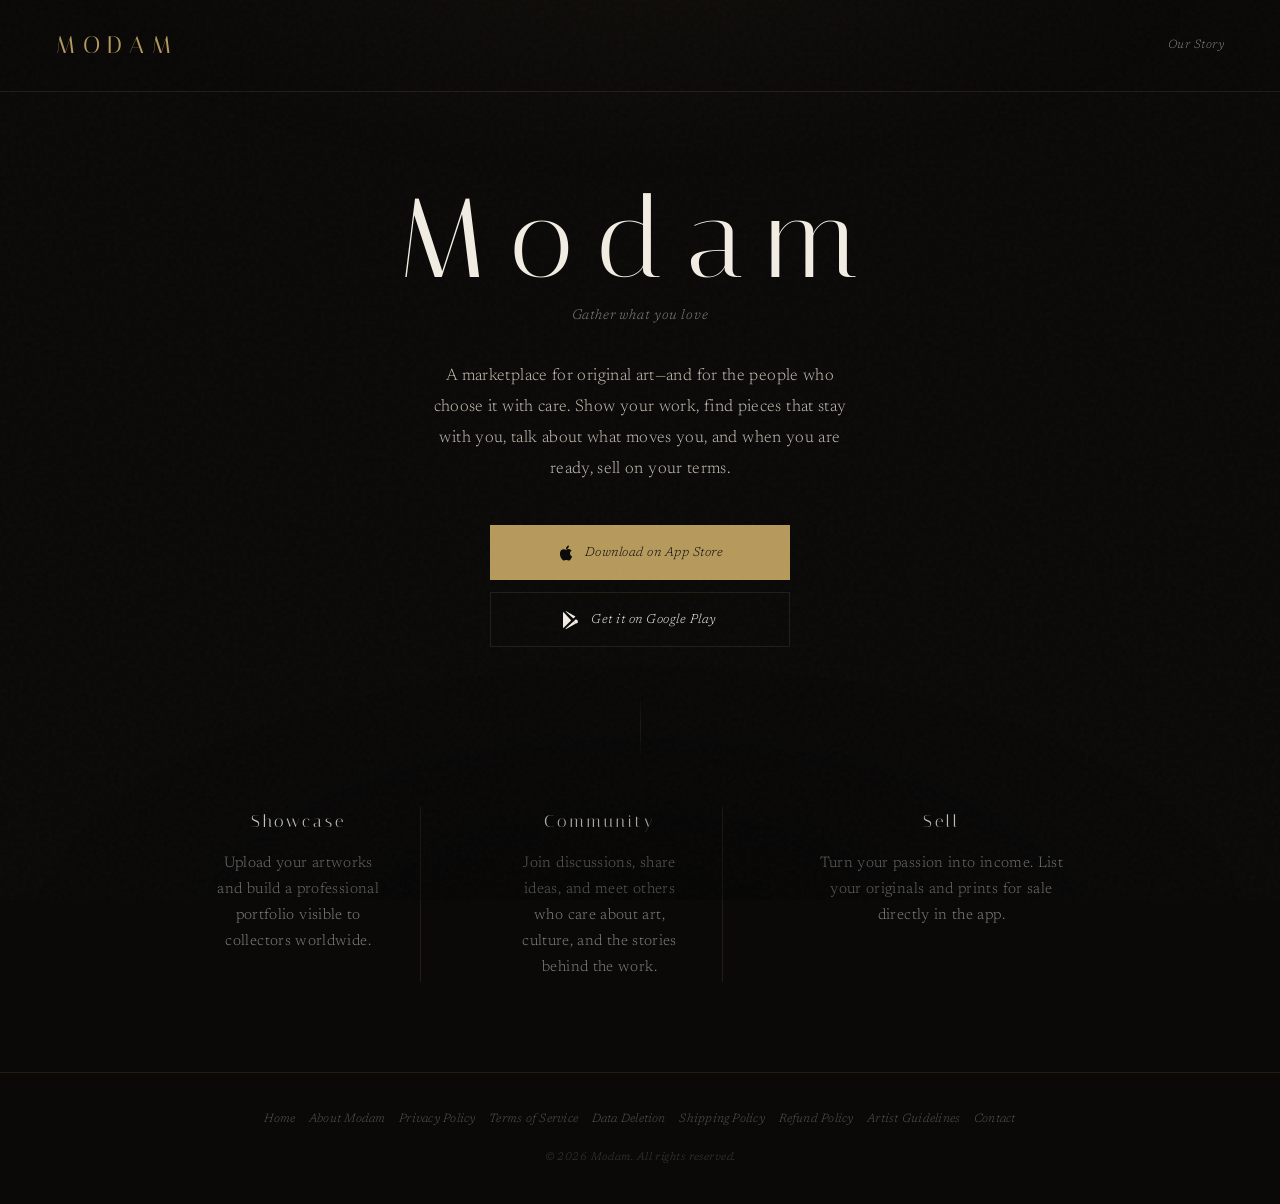
<file: index.html>
<!DOCTYPE html>
<html lang="en">
<head>
  <meta charset="UTF-8" />
  <meta name="viewport" content="width=device-width, initial-scale=1.0" />
  <meta name="description" content="Modam — Discover original art, connect with artists, and collect what you love. A marketplace and community for creators and collectors." />
  <meta property="og:title" content="Modam — Gather what you love" />
  <meta property="og:description" content="Original works, real artists, and a space to shape your collection—piece by piece." />
  <meta property="og:type" content="website" />
  <title>Modam — Artist Marketplace</title>
  <link rel="preconnect" href="https://fonts.googleapis.com" />
  <link rel="preconnect" href="https://fonts.gstatic.com" crossorigin />
  <link href="https://fonts.googleapis.com/css2?family=Italiana&family=Newsreader:ital,opsz,wght@0,6..72,300;0,6..72,400;0,6..72,500;1,6..72,400&display=swap" rel="stylesheet" />
  <link rel="stylesheet" href="modam-docs.css" />
</head>
<body>
  <div class="wrap">
    <nav class="doc-nav">
      <a class="nav-mark" href="index.html">Modam</a>
      <div class="nav-links">
        <a class="nav-story" href="about-modam.html">Our Story</a>
      </div>
    </nav>

    <main class="home-main">
      <h1 class="home-title">Modam</h1>
      <p class="home-tagline">Gather what you love</p>
      <p class="home-desc">
        A marketplace for original art—and for the people who choose it with care. Show your work, find pieces that stay with you, talk about what moves you, and when you are ready, sell on your terms.
      </p>
      <div class="store-row">
        <a class="store-btn store-btn--primary" href="https://apps.apple.com/app/id6753962694" target="_blank" rel="noopener noreferrer">
          <svg width="18" height="18" viewBox="0 0 24 24" fill="currentColor" aria-hidden="true"><path d="M18.71 19.5c-.83 1.24-1.71 2.45-3.05 2.47-1.34.03-1.77-.79-3.29-.79-1.53 0-2 .77-3.27.82-1.31.05-2.3-1.32-3.14-2.53C4.25 17 2.94 12.45 4.7 9.39c.87-1.52 2.43-2.48 4.12-2.51 1.28-.02 2.5.87 3.29.87.78 0 2.26-1.07 3.8-.91.65.03 2.47.26 3.64 1.98-.09.06-2.17 1.28-2.15 3.81.03 3.02 2.65 4.03 2.68 4.04-.03.07-.42 1.44-1.38 2.83M13 3.5c.73-.83 1.94-1.46 2.94-1.5.13 1.17-.34 2.35-1.04 3.19-.69.85-1.83 1.51-2.95 1.42-.15-1.15.41-2.35 1.05-3.11z"/></svg>
          Download on App Store
        </a>
        <a class="store-btn store-btn--ghost" href="https://play.google.com/store/apps/details?id=com.artyard.app" target="_blank" rel="noopener noreferrer">
          <svg width="18" height="18" viewBox="0 0 24 24" fill="currentColor" aria-hidden="true"><path d="M3.18 23.76c.3.17.64.22.99.14l12.47-7.04-2.76-2.76-10.7 9.66zM.5 1.4C.19 1.74 0 2.27 0 2.96v18.08c0 .69.19 1.22.51 1.56l.08.08 10.12-10.12v-.24L.58 1.32.5 1.4zm19.1 11.03l-2.55-1.44-3.03 3.03 3.03 3.03 2.56-1.45c.73-.41.73-1.09.0-1.17zM4.17.24L16.64 7.28l-2.76 2.76L3.18.38A1.17 1.17 0 014.17.24z"/></svg>
          Get it on Google Play
        </a>
      </div>

      <div class="home-divider" aria-hidden="true"></div>

      <div class="home-features">
        <div class="home-feature">
          <h3>Showcase</h3>
          <p>Upload your artworks and build a professional portfolio visible to collectors worldwide.</p>
        </div>
        <div class="home-feature">
          <h3>Community</h3>
          <p>Join discussions, share ideas, and meet others who care about art, culture, and the stories behind the work.</p>
        </div>
        <div class="home-feature">
          <h3>Sell</h3>
          <p>Turn your passion into income. List your originals and prints for sale directly in the app.</p>
        </div>
      </div>
    </main>

    <footer class="doc-footer">
      <div class="footer-links">
        <a href="index.html">Home</a>
        <a href="about-modam.html">About Modam</a>
        <a href="privacy-policy.html">Privacy Policy</a>
        <a href="terms-of-service.html">Terms of Service</a>
        <a href="data-deletion.html">Data Deletion</a>
        <a href="shipping-policy.html">Shipping Policy</a>
        <a href="refund-policy.html">Refund Policy</a>
        <a href="artist-guidelines.html">Artist Guidelines</a>
        <a href="mailto:modamceo@modam.app">Contact</a>
      </div>
      <p class="footer-copy">© 2026 Modam. All rights reserved.</p>
    </footer>
  </div>
</body>
</html>
</file>
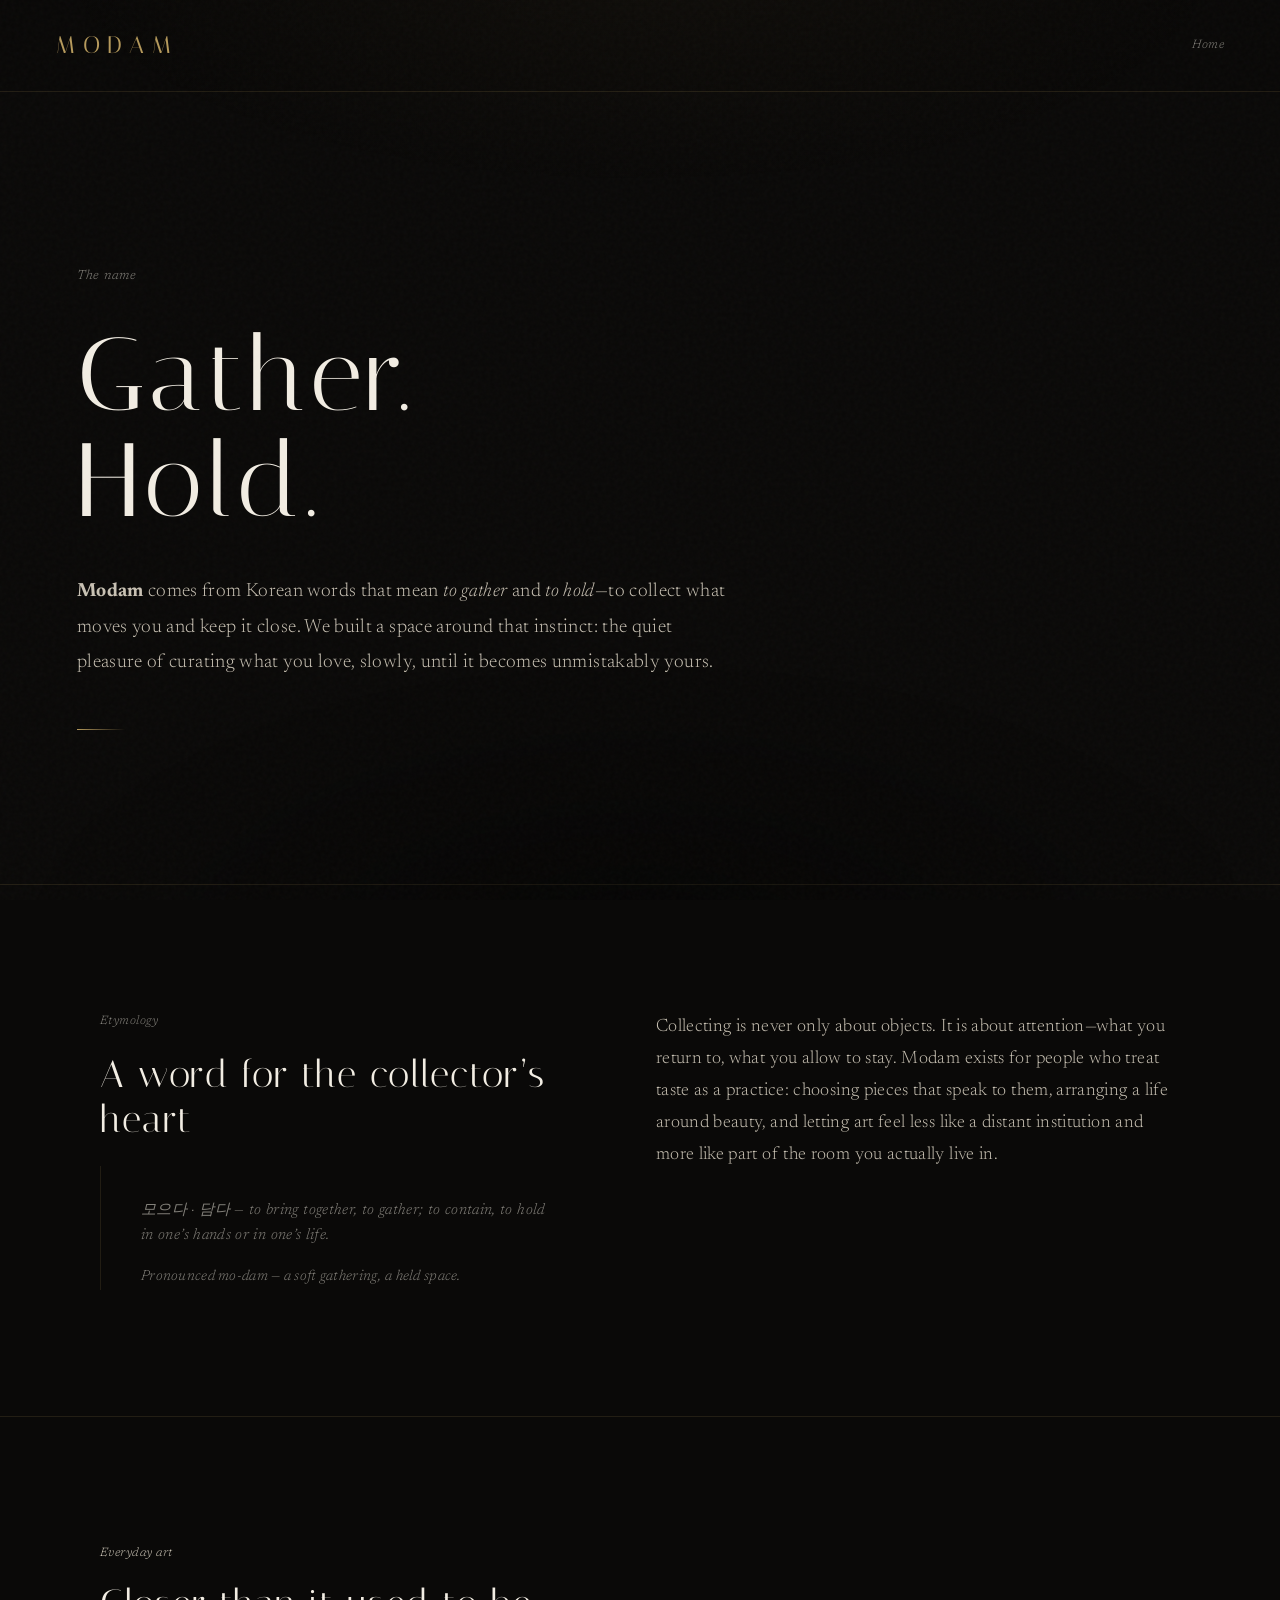
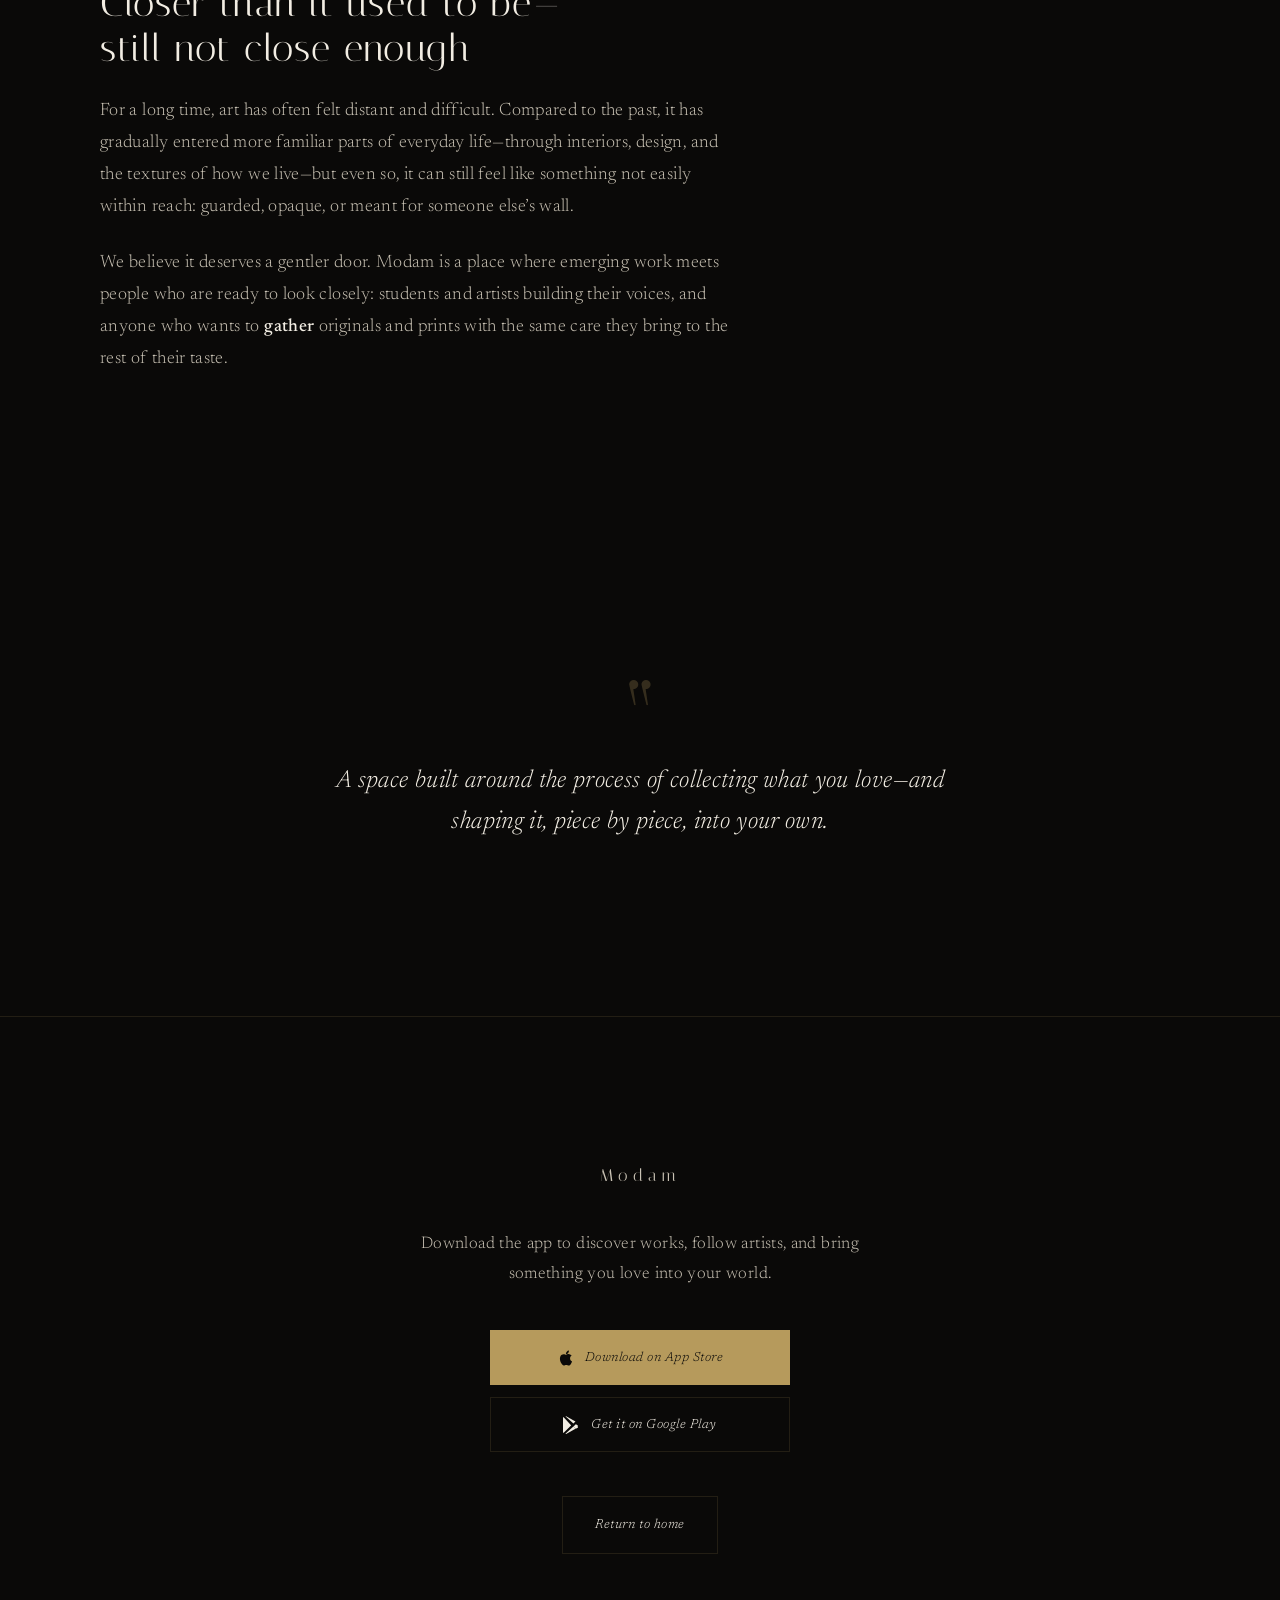
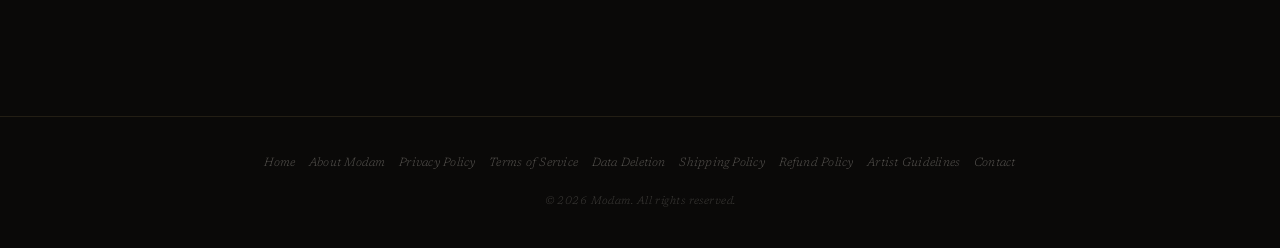
<file: about-modam.html>
<!DOCTYPE html>
<html lang="en">
<head>
  <meta charset="UTF-8" />
  <meta name="viewport" content="width=device-width, initial-scale=1.0" />
  <meta name="description" content="Modam — A space to gather what you love and shape it into your own taste. Discover the meaning behind the name and our vision for art in everyday life." />
  <meta property="og:title" content="About Modam — Gather &amp; Hold" />
  <meta property="og:description" content="The story behind Modam: a marketplace born from the Korean words for gathering and holding close what you cherish." />
  <meta property="og:type" content="website" />
  <title>About Modam — Gather &amp; Hold</title>
  <link rel="preconnect" href="https://fonts.googleapis.com" />
  <link rel="preconnect" href="https://fonts.gstatic.com" crossorigin />
  <link href="https://fonts.googleapis.com/css2?family=Italiana&family=Newsreader:ital,opsz,wght@0,6..72,300;0,6..72,400;0,6..72,500;1,6..72,400&display=swap" rel="stylesheet" />
  <link rel="stylesheet" href="modam-docs.css" />
</head>
<body class="page-about">
  <div class="wrap">
    <nav class="doc-nav">
      <a class="nav-mark" href="index.html">Modam</a>
      <div class="nav-links">
        <a class="nav-back" href="index.html">Home</a>
      </div>
    </nav>

    <header class="hero">
      <div class="hero-inner">
        <p class="hero-eyebrow">The name</p>
        <h1 class="hero-title">Gather.<br />Hold.</h1>
        <p class="hero-lead">
          <strong>Modam</strong> comes from Korean words that mean <em>to gather</em> and <em>to hold</em>—to collect what moves you and keep it close. We built a space around that instinct: the quiet pleasure of curating what you love, slowly, until it becomes unmistakably yours.
        </p>
        <div class="hero-rule" aria-hidden="true"></div>
      </div>
    </header>

    <section class="story">
      <div class="story-grid two">
        <div>
          <p class="story-label">Etymology</p>
          <h2 class="story-heading">A word for the collector’s heart</h2>
          <div class="etymology">
            <p class="etymology-ko">
              모으다 · 담다 — to bring together, to gather; to contain, to hold in one’s hands or in one’s life.
            </p>
            <p class="etymology-en">Pronounced mo-dam — a soft gathering, a held space.</p>
          </div>
        </div>
        <div class="story-body">
          <p>
            Collecting is never only about objects. It is about attention—what you return to, what you allow to stay. Modam exists for people who treat taste as a practice: choosing pieces that speak to them, arranging a life around beauty, and letting art feel less like a distant institution and more like part of the room you actually live in.
          </p>
        </div>
      </div>
    </section>

    <section class="story">
      <div class="story-grid">
        <div class="story-body" style="max-width: 40rem;">
          <p class="story-label">Everyday art</p>
          <h2 class="story-heading">Closer than it used to be—<br />still not close enough</h2>
          <p>
            For a long time, art has often felt distant and difficult. Compared to the past, it has gradually entered more familiar parts of everyday life—through interiors, design, and the textures of how we live—but even so, it can still feel like something not easily within reach: guarded, opaque, or meant for someone else’s wall.
          </p>
          <p>
            We believe it deserves a gentler door. Modam is a place where emerging work meets people who are ready to look closely: students and artists building their voices, and anyone who wants to <strong>gather</strong> originals and prints with the same care they bring to the rest of their taste.
          </p>
        </div>
      </div>
    </section>

    <blockquote class="pull">
      <p>
        A space built around the process of collecting what you love—and shaping it, piece by piece, into your own.
      </p>
    </blockquote>

    <section class="closing">
      <p class="closing-mark">Modam</p>
      <p>
        Download the app to discover works, follow artists, and bring something you love into your world.
      </p>
      <div class="store-row">
        <a
          class="store-btn store-btn--primary"
          href="https://apps.apple.com/app/id6753962694"
          target="_blank"
          rel="noopener noreferrer"
        >
          <svg width="18" height="18" viewBox="0 0 24 24" fill="currentColor" aria-hidden="true">
            <path
              d="M18.71 19.5c-.83 1.24-1.71 2.45-3.05 2.47-1.34.03-1.77-.79-3.29-.79-1.53 0-2 .77-3.27.82-1.31.05-2.3-1.32-3.14-2.53C4.25 17 2.94 12.45 4.7 9.39c.87-1.52 2.43-2.48 4.12-2.51 1.28-.02 2.5.87 3.29.87.78 0 2.26-1.07 3.8-.91.65.03 2.47.26 3.64 1.98-.09.06-2.17 1.28-2.15 3.81.03 3.02 2.65 4.03 2.68 4.04-.03.07-.42 1.44-1.38 2.83M13 3.5c.73-.83 1.94-1.46 2.94-1.5.13 1.17-.34 2.35-1.04 3.19-.69.85-1.83 1.51-2.95 1.42-.15-1.15.41-2.35 1.05-3.11z"
            />
          </svg>
          Download on App Store
        </a>
        <a
          class="store-btn store-btn--ghost"
          href="https://play.google.com/store/apps/details?id=com.artyard.app"
          target="_blank"
          rel="noopener noreferrer"
        >
          <svg width="18" height="18" viewBox="0 0 24 24" fill="currentColor" aria-hidden="true">
            <path
              d="M3.18 23.76c.3.17.64.22.99.14l12.47-7.04-2.76-2.76-10.7 9.66zM.5 1.4C.19 1.74 0 2.27 0 2.96v18.08c0 .69.19 1.22.51 1.56l.08.08 10.12-10.12v-.24L.58 1.32.5 1.4zm19.1 11.03l-2.55-1.44-3.03 3.03 3.03 3.03 2.56-1.45c.73-.41.73-1.09.0-1.17zM4.17.24L16.64 7.28l-2.76 2.76L3.18.38A1.17 1.17 0 014.17.24z"
            />
          </svg>
          Get it on Google Play
        </a>
      </div>
      <a class="closing-cta" href="index.html">Return to home</a>
    </section>

    <footer class="doc-footer">
      <div class="footer-links">
        <a href="index.html">Home</a>
        <a href="about-modam.html">About Modam</a>
        <a href="privacy-policy.html">Privacy Policy</a>
        <a href="terms-of-service.html">Terms of Service</a>
        <a href="data-deletion.html">Data Deletion</a>
        <a href="shipping-policy.html">Shipping Policy</a>
        <a href="refund-policy.html">Refund Policy</a>
        <a href="artist-guidelines.html">Artist Guidelines</a>
        <a href="mailto:modamceo@modam.app">Contact</a>
      </div>
      <p class="footer-copy">© 2026 Modam. All rights reserved.</p>
    </footer>
  </div>
</body>
</html>
</file>
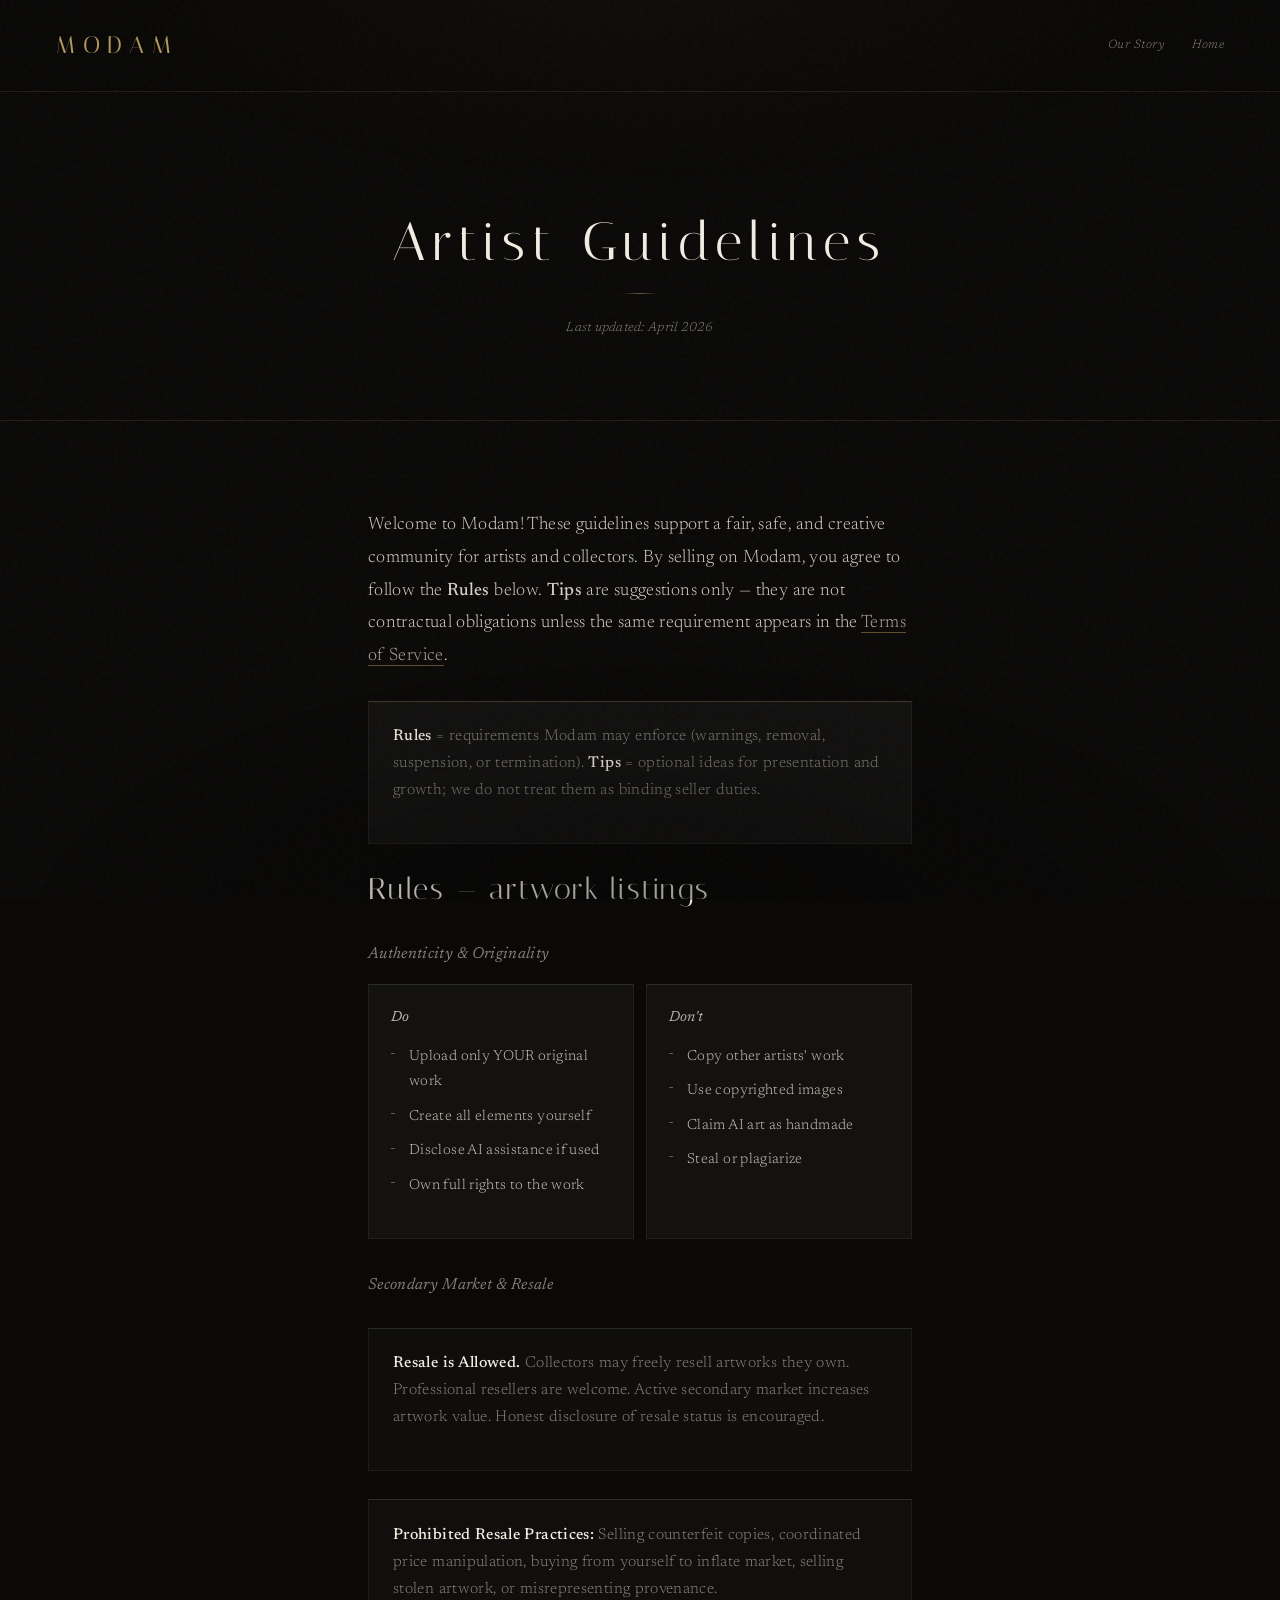
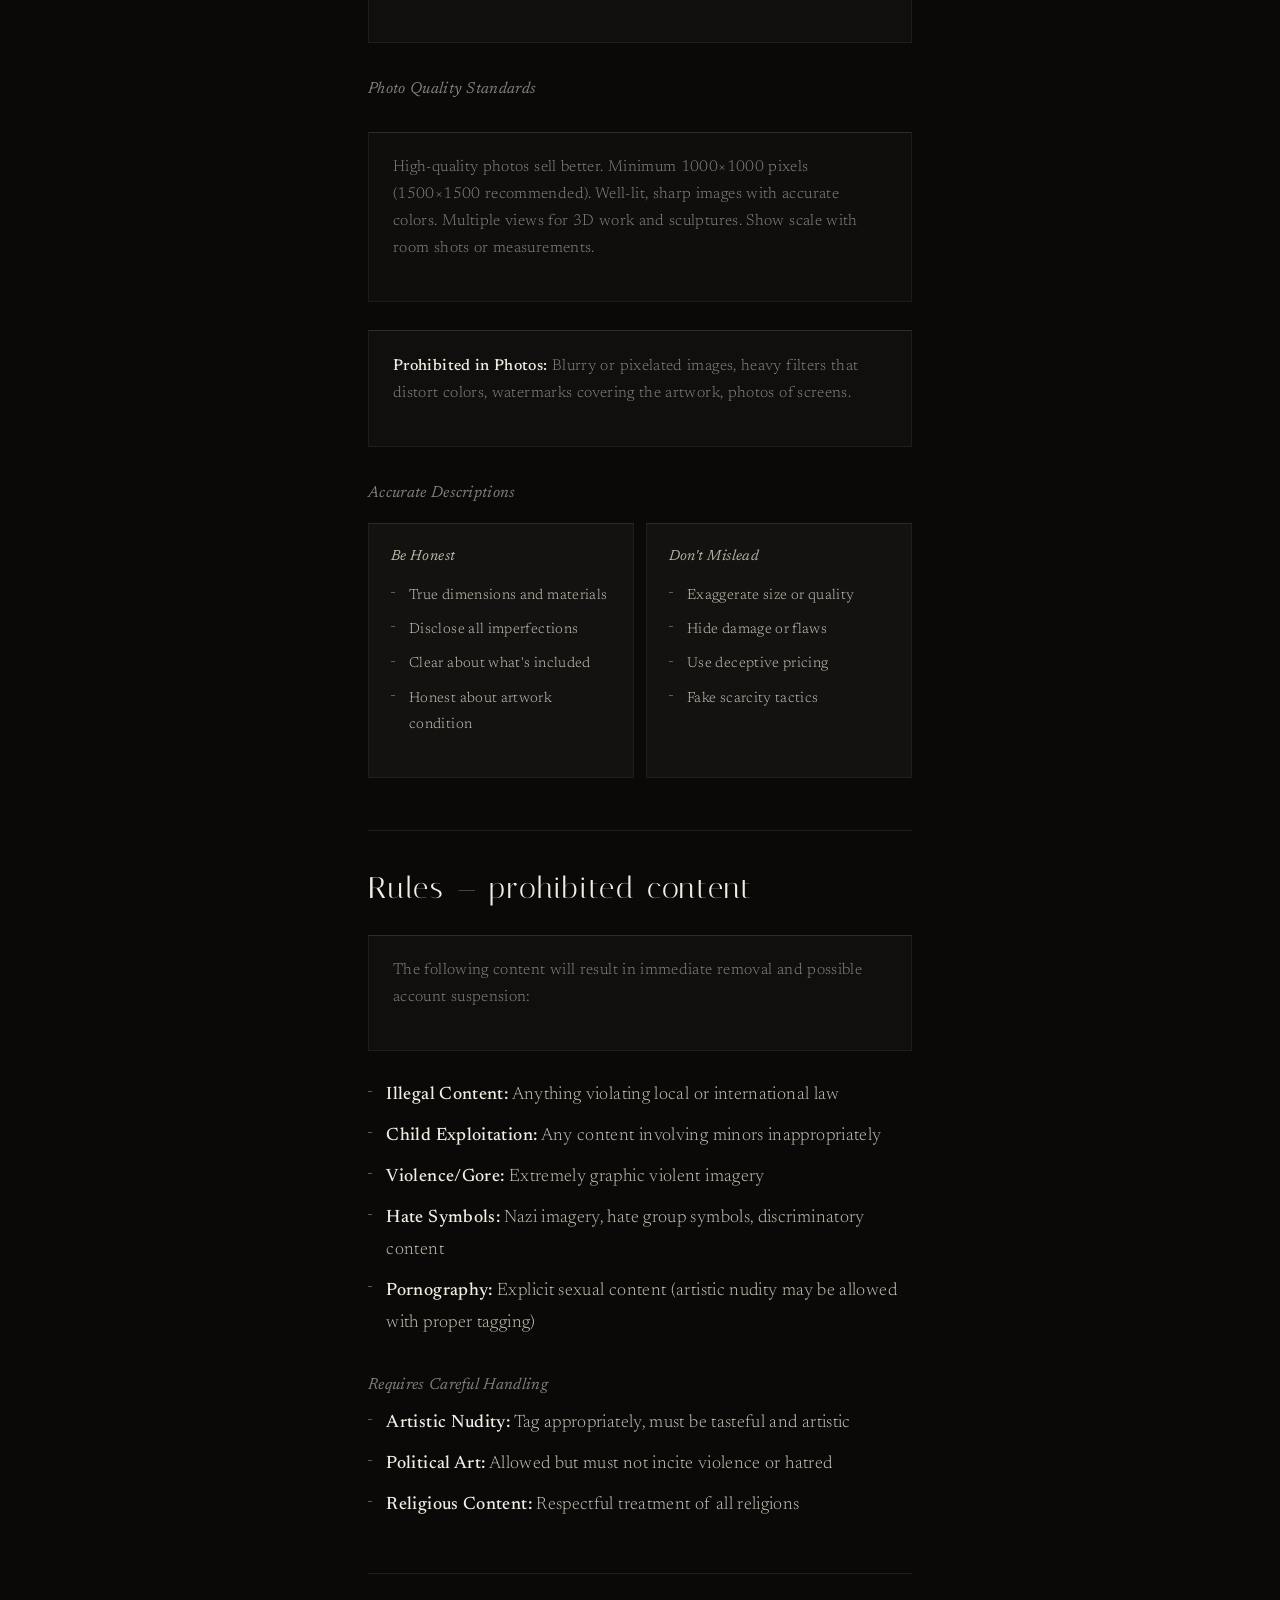
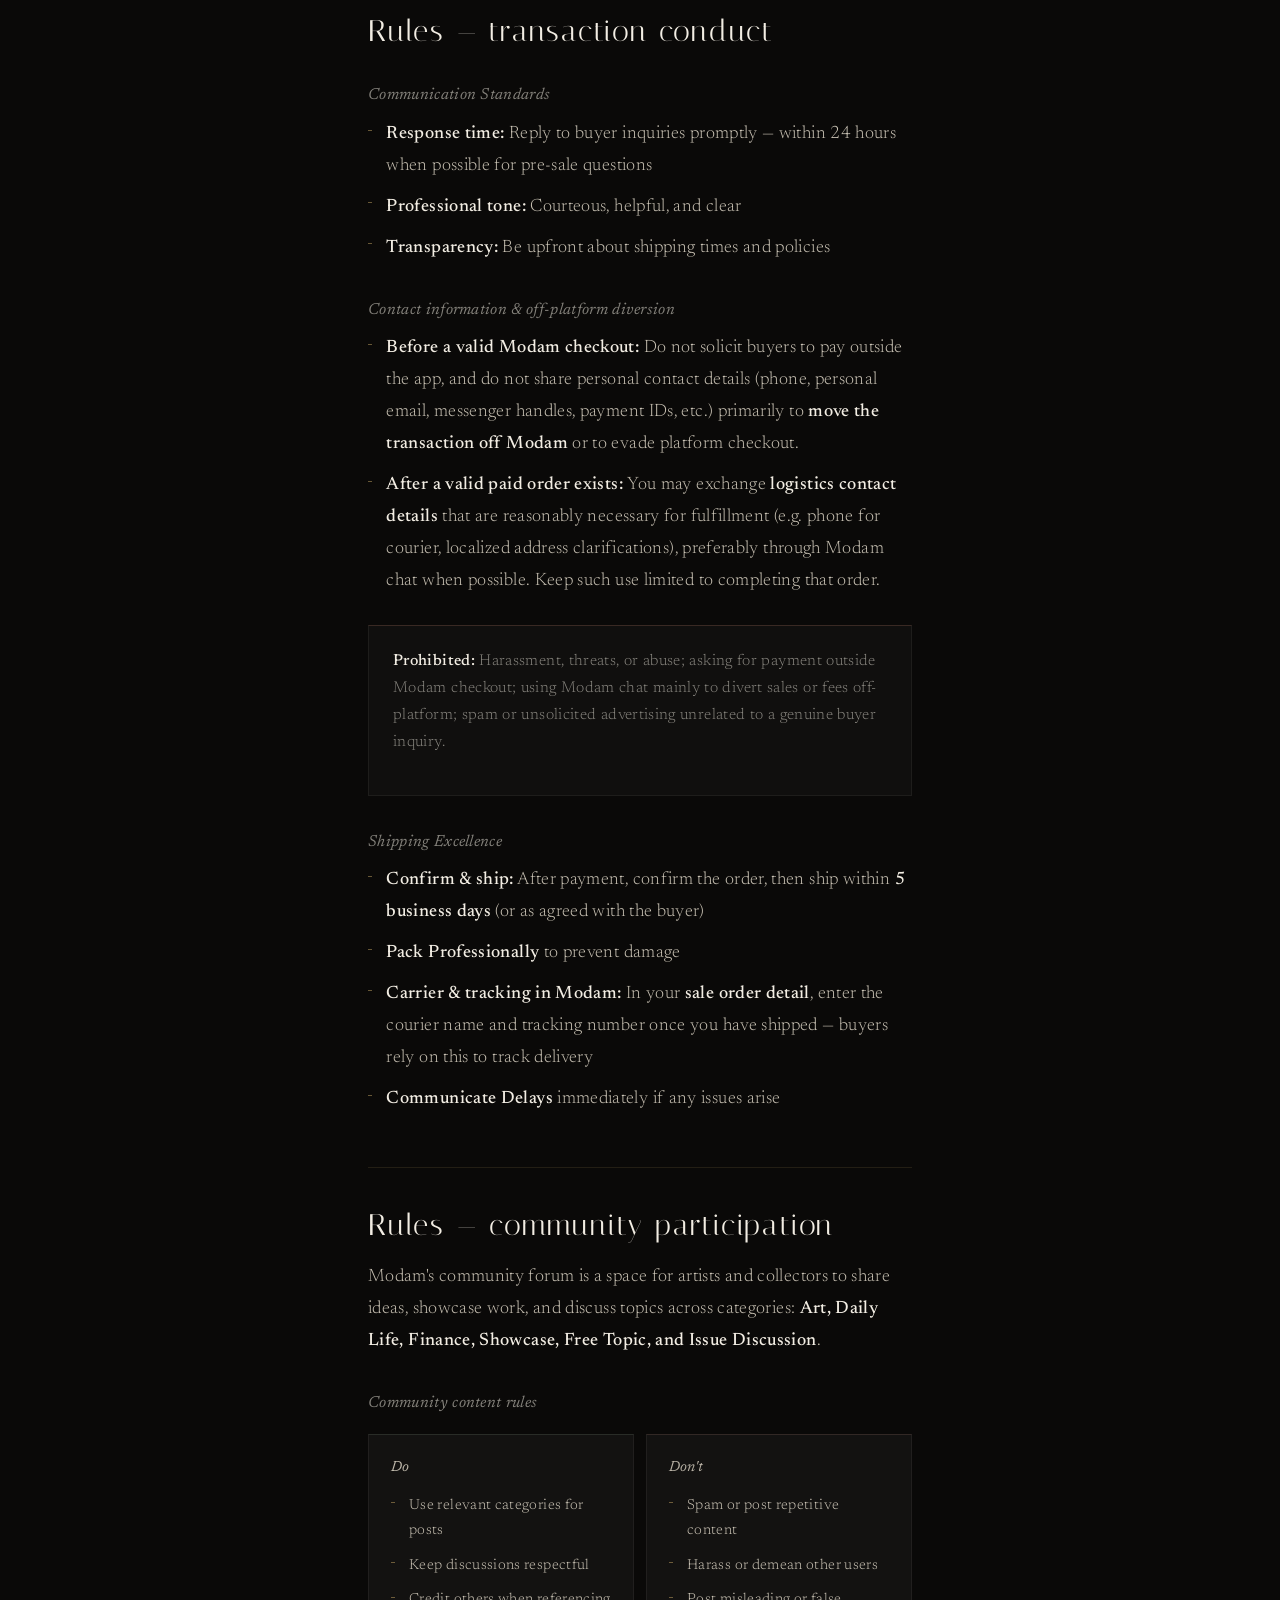
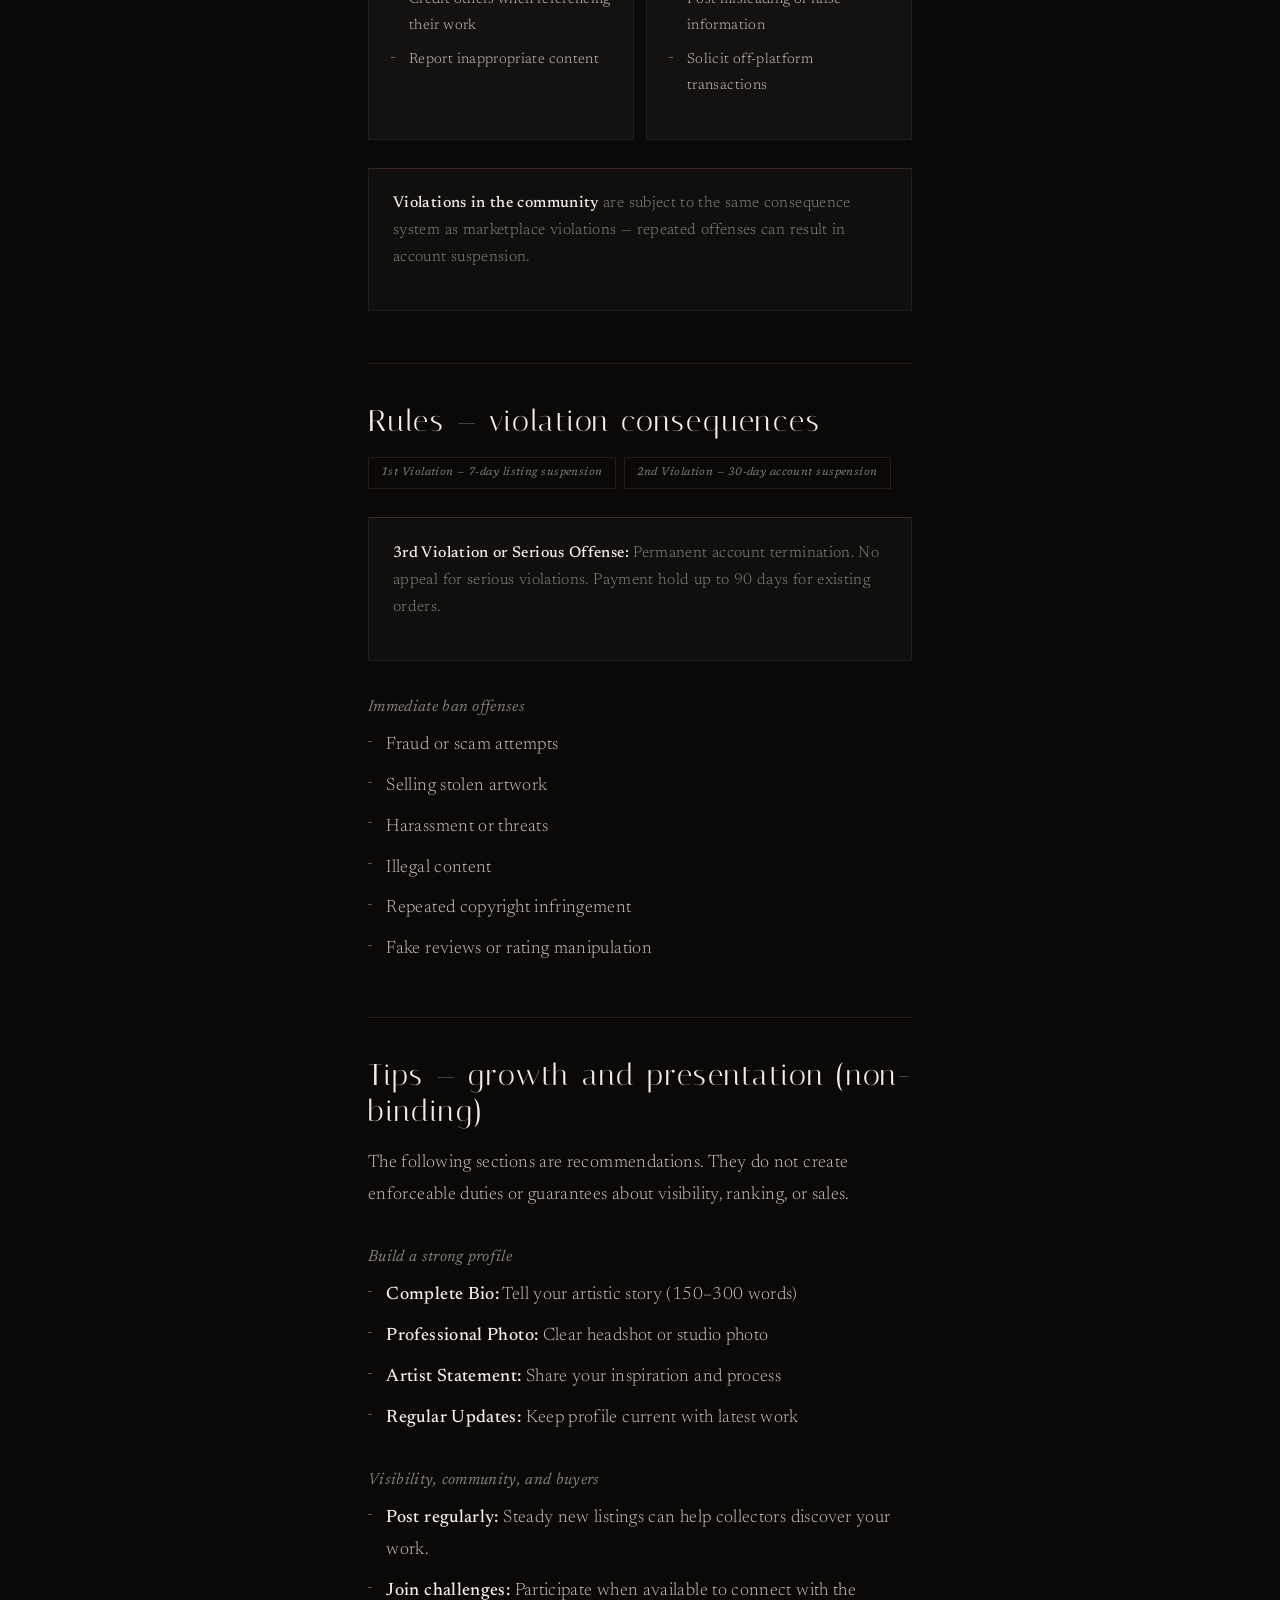
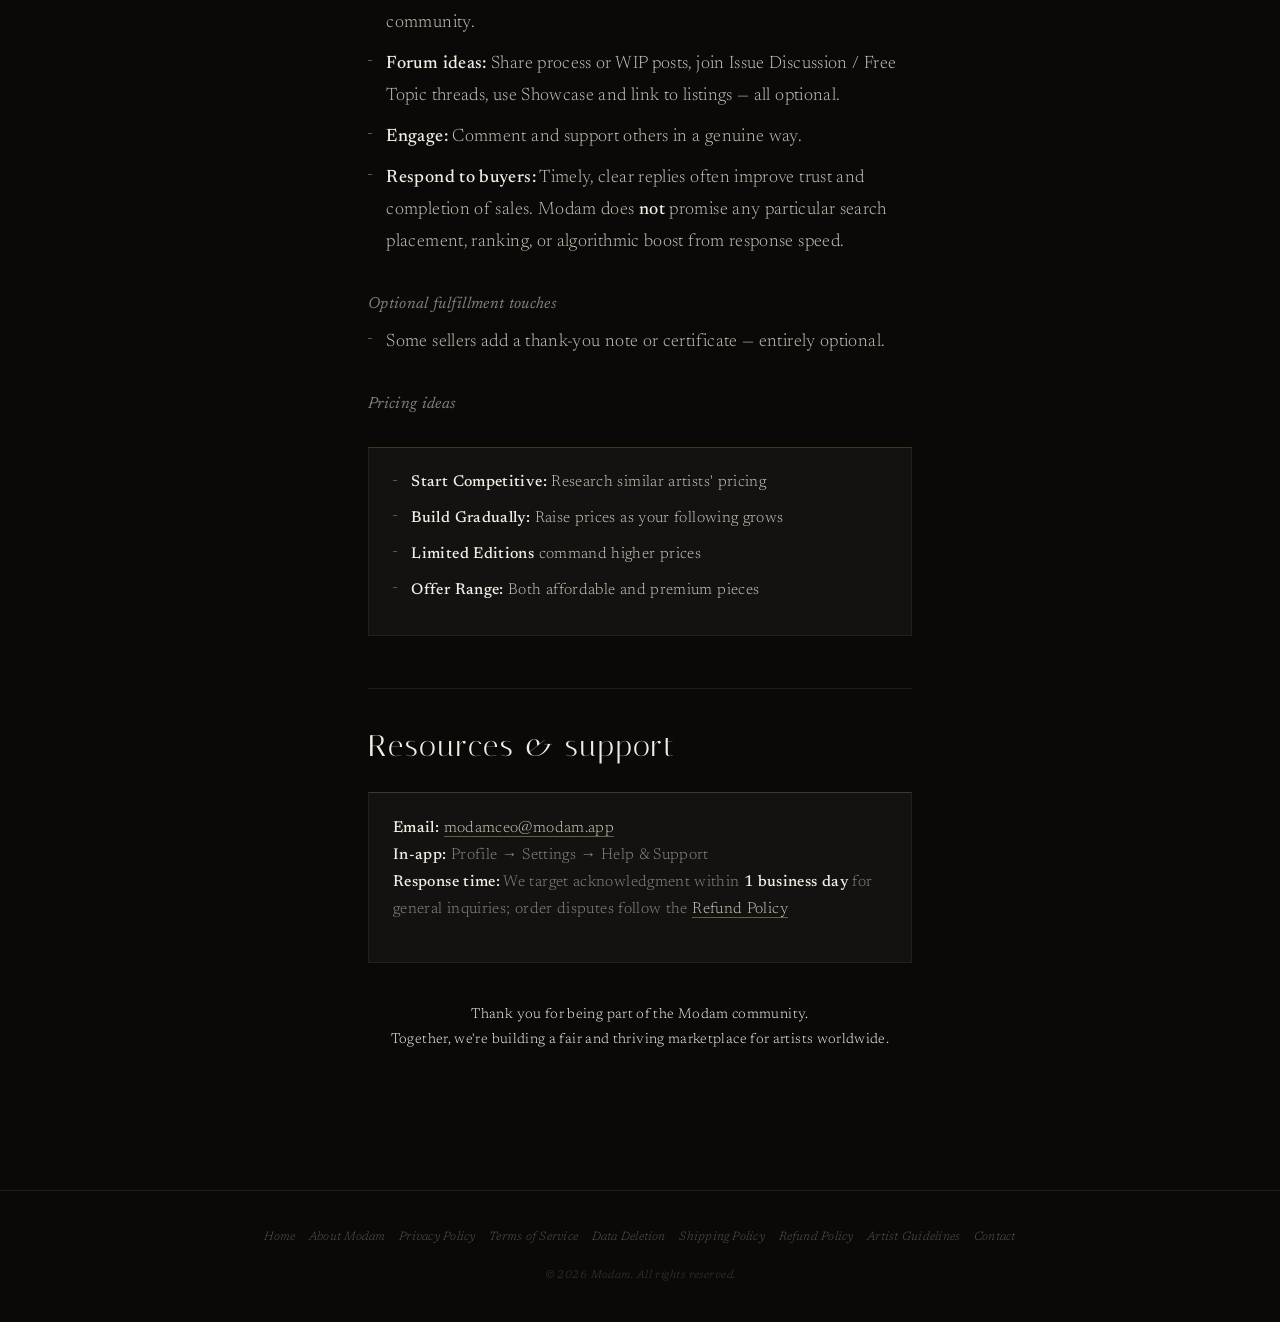
<file: artist-guidelines.html>
<!DOCTYPE html>
<html lang="en">
<head>
  <meta charset="UTF-8" /><meta name="viewport" content="width=device-width, initial-scale=1.0" />
  <title>Artist Guidelines — Modam</title>
  <link rel="preconnect" href="https://fonts.googleapis.com" />
  <link rel="preconnect" href="https://fonts.gstatic.com" crossorigin />
  <link href="https://fonts.googleapis.com/css2?family=Italiana&family=Newsreader:ital,opsz,wght@0,6..72,300;0,6..72,400;0,6..72,500;1,6..72,400&display=swap" rel="stylesheet" />
  <link rel="stylesheet" href="modam-docs.css" />
</head>
<body>
<div class="wrap">
<nav class="doc-nav">
  <a class="nav-mark" href="index.html">Modam</a>
  <div class="nav-links">
    <a class="nav-story" href="about-modam.html">Our Story</a>
    <a class="nav-back" href="index.html">Home</a>
  </div>
</nav>

<div class="hero hero--doc">
  <h1>Artist Guidelines</h1>
  <p class="updated">Last updated: April 2026</p>
</div>

<div class="content">
  <p>Welcome to Modam! These guidelines support a fair, safe, and creative community for artists and collectors. By selling on Modam, you agree to follow the <strong>Rules</strong> below. <strong>Tips</strong> are suggestions only — they are not contractual obligations unless the same requirement appears in the <a href="terms-of-service.html">Terms of Service</a>.</p>
  <div class="box box-info">
    <p><strong>Rules</strong> = requirements Modam may enforce (warnings, removal, suspension, or termination). <strong>Tips</strong> = optional ideas for presentation and growth; we do not treat them as binding seller duties.</p>
  </div>

  <h2>Rules — artwork listings</h2>
  <h3>Authenticity & Originality</h3>
  <div class="do-dont">
    <div class="do">
      <h4>Do</h4>
      <ul>
        <li>Upload only YOUR original work</li>
        <li>Create all elements yourself</li>
        <li>Disclose AI assistance if used</li>
        <li>Own full rights to the work</li>
      </ul>
    </div>
    <div class="dont">
      <h4>Don't</h4>
      <ul>
        <li>Copy other artists' work</li>
        <li>Use copyrighted images</li>
        <li>Claim AI art as handmade</li>
        <li>Steal or plagiarize</li>
      </ul>
    </div>
  </div>

  <h3>Secondary Market & Resale</h3>
  <div class="box box-success">
    <p><strong>Resale is Allowed.</strong> Collectors may freely resell artworks they own. Professional resellers are welcome. Active secondary market increases artwork value. Honest disclosure of resale status is encouraged.</p>
  </div>
  <div class="box box-warn">
    <p><strong>Prohibited Resale Practices:</strong> Selling counterfeit copies, coordinated price manipulation, buying from yourself to inflate market, selling stolen artwork, or misrepresenting provenance.</p>
  </div>

  <h3>Photo Quality Standards</h3>
  <div class="box box-success">
    <p>High-quality photos sell better. Minimum 1000×1000 pixels (1500×1500 recommended). Well-lit, sharp images with accurate colors. Multiple views for 3D work and sculptures. Show scale with room shots or measurements.</p>
  </div>
  <div class="box box-warn">
    <p><strong>Prohibited in Photos:</strong> Blurry or pixelated images, heavy filters that distort colors, watermarks covering the artwork, photos of screens.</p>
  </div>

  <h3>Accurate Descriptions</h3>
  <div class="do-dont">
    <div class="do">
      <h4>Be Honest</h4>
      <ul>
        <li>True dimensions and materials</li>
        <li>Disclose all imperfections</li>
        <li>Clear about what's included</li>
        <li>Honest about artwork condition</li>
      </ul>
    </div>
    <div class="dont">
      <h4>Don't Mislead</h4>
      <ul>
        <li>Exaggerate size or quality</li>
        <li>Hide damage or flaws</li>
        <li>Use deceptive pricing</li>
        <li>Fake scarcity tactics</li>
      </ul>
    </div>
  </div>

  <h2>Rules — prohibited content</h2>
  <div class="box box-warn">
    <p>The following content will result in immediate removal and possible account suspension:</p>
  </div>
  <ul>
    <li><strong>Illegal Content:</strong> Anything violating local or international law</li>
    <li><strong>Child Exploitation:</strong> Any content involving minors inappropriately</li>
    <li><strong>Violence/Gore:</strong> Extremely graphic violent imagery</li>
    <li><strong>Hate Symbols:</strong> Nazi imagery, hate group symbols, discriminatory content</li>
    <li><strong>Pornography:</strong> Explicit sexual content (artistic nudity may be allowed with proper tagging)</li>
  </ul>
  <h3>Requires Careful Handling</h3>
  <ul>
    <li><strong>Artistic Nudity:</strong> Tag appropriately, must be tasteful and artistic</li>
    <li><strong>Political Art:</strong> Allowed but must not incite violence or hatred</li>
    <li><strong>Religious Content:</strong> Respectful treatment of all religions</li>
  </ul>

  <h2>Rules — transaction conduct</h2>
  <h3>Communication Standards</h3>
  <ul>
    <li><strong>Response time:</strong> Reply to buyer inquiries promptly — within 24 hours when possible for pre-sale questions</li>
    <li><strong>Professional tone:</strong> Courteous, helpful, and clear</li>
    <li><strong>Transparency:</strong> Be upfront about shipping times and policies</li>
  </ul>
  <h3>Contact information &amp; off-platform diversion</h3>
  <ul>
    <li><strong>Before a valid Modam checkout:</strong> Do not solicit buyers to pay outside the app, and do not share personal contact details (phone, personal email, messenger handles, payment IDs, etc.) primarily to <strong>move the transaction off Modam</strong> or to evade platform checkout.</li>
    <li><strong>After a valid paid order exists:</strong> You may exchange <strong>logistics contact details</strong> that are reasonably necessary for fulfillment (e.g. phone for courier, localized address clarifications), preferably through Modam chat when possible. Keep such use limited to completing that order.</li>
  </ul>
  <div class="box box-warn">
    <p><strong>Prohibited:</strong> Harassment, threats, or abuse; asking for payment outside Modam checkout; using Modam chat mainly to divert sales or fees off-platform; spam or unsolicited advertising unrelated to a genuine buyer inquiry.</p>
  </div>

  <h3>Shipping Excellence</h3>
  <ul>
    <li><strong>Confirm &amp; ship:</strong> After payment, confirm the order, then ship within <strong>5 business days</strong> (or as agreed with the buyer)</li>
    <li><strong>Pack Professionally</strong> to prevent damage</li>
    <li><strong>Carrier &amp; tracking in Modam:</strong> In your <strong>sale order detail</strong>, enter the courier name and tracking number once you have shipped — buyers rely on this to track delivery</li>
    <li><strong>Communicate Delays</strong> immediately if any issues arise</li>
  </ul>

  <h2>Rules — community participation</h2>
  <p>Modam's community forum is a space for artists and collectors to share ideas, showcase work, and discuss topics across categories: <strong>Art, Daily Life, Finance, Showcase, Free Topic, and Issue Discussion</strong>.</p>
  <h3>Community content rules</h3>
  <div class="do-dont">
    <div class="do">
      <h4>Do</h4>
      <ul>
        <li>Use relevant categories for posts</li>
        <li>Keep discussions respectful</li>
        <li>Credit others when referencing their work</li>
        <li>Report inappropriate content</li>
      </ul>
    </div>
    <div class="dont">
      <h4>Don't</h4>
      <ul>
        <li>Spam or post repetitive content</li>
        <li>Harass or demean other users</li>
        <li>Post misleading or false information</li>
        <li>Solicit off-platform transactions</li>
      </ul>
    </div>
  </div>
  <div class="box box-warn">
    <p><strong>Violations in the community</strong> are subject to the same consequence system as marketplace violations — repeated offenses can result in account suspension.</p>
  </div>

  <h2>Rules — violation consequences</h2>
  <div class="badge-row">
    <span class="badge badge-gold">1st Violation — 7-day listing suspension</span>
    <span class="badge badge-red">2nd Violation — 30-day account suspension</span>
  </div>
  <div class="box box-warn">
    <p><strong>3rd Violation or Serious Offense:</strong> Permanent account termination. No appeal for serious violations. Payment hold up to 90 days for existing orders.</p>
  </div>
  <h3>Immediate ban offenses</h3>
  <ul>
    <li>Fraud or scam attempts</li>
    <li>Selling stolen artwork</li>
    <li>Harassment or threats</li>
    <li>Illegal content</li>
    <li>Repeated copyright infringement</li>
    <li>Fake reviews or rating manipulation</li>
  </ul>

  <h2>Tips — growth and presentation (non-binding)</h2>
  <p>The following sections are recommendations. They do not create enforceable duties or guarantees about visibility, ranking, or sales.</p>
  <h3>Build a strong profile</h3>
  <ul>
    <li><strong>Complete Bio:</strong> Tell your artistic story (150–300 words)</li>
    <li><strong>Professional Photo:</strong> Clear headshot or studio photo</li>
    <li><strong>Artist Statement:</strong> Share your inspiration and process</li>
    <li><strong>Regular Updates:</strong> Keep profile current with latest work</li>
  </ul>
  <h3>Visibility, community, and buyers</h3>
  <ul>
    <li><strong>Post regularly:</strong> Steady new listings can help collectors discover your work.</li>
    <li><strong>Join challenges:</strong> Participate when available to connect with the community.</li>
    <li><strong>Forum ideas:</strong> Share process or WIP posts, join Issue Discussion / Free Topic threads, use Showcase and link to listings — all optional.</li>
    <li><strong>Engage:</strong> Comment and support others in a genuine way.</li>
    <li><strong>Respond to buyers:</strong> Timely, clear replies often improve trust and completion of sales. Modam does <strong>not</strong> promise any particular search placement, ranking, or algorithmic boost from response speed.</li>
  </ul>
  <h3>Optional fulfillment touches</h3>
  <ul>
    <li>Some sellers add a thank-you note or certificate — entirely optional.</li>
  </ul>
  <h3>Pricing ideas</h3>
  <div class="box box-info">
    <ul>
      <li><strong>Start Competitive:</strong> Research similar artists' pricing</li>
      <li><strong>Build Gradually:</strong> Raise prices as your following grows</li>
      <li><strong>Limited Editions</strong> command higher prices</li>
      <li><strong>Offer Range:</strong> Both affordable and premium pieces</li>
    </ul>
  </div>

  <h2>Resources &amp; support</h2>
  <div class="box box-info">
    <p><strong>Email:</strong> <a href="mailto:modamceo@modam.app">modamceo@modam.app</a><br/>
    <strong>In-app:</strong> Profile → Settings → Help &amp; Support<br/>
    <strong>Response time:</strong> We target acknowledgment within <strong>1 business day</strong> for general inquiries; order disputes follow the <a href="refund-policy.html">Refund Policy</a></p>
  </div>

  <p style="margin-top:40px;text-align:center;font-size:14px;color:var(--muted2);">
    Thank you for being part of the Modam community.<br/>
    Together, we're building a fair and thriving marketplace for artists worldwide.
  </p>
</div>

<footer class="doc-footer">
  <div class="footer-links">
    <a href="index.html">Home</a>
    <a href="about-modam.html">About Modam</a>
    <a href="privacy-policy.html">Privacy Policy</a>
    <a href="terms-of-service.html">Terms of Service</a>
    <a href="data-deletion.html">Data Deletion</a>
    <a href="shipping-policy.html">Shipping Policy</a>
    <a href="refund-policy.html">Refund Policy</a>
    <a href="artist-guidelines.html">Artist Guidelines</a>
    <a href="mailto:modamceo@modam.app">Contact</a>
  </div>
  <p class="footer-copy">© 2026 Modam. All rights reserved.</p>
</footer>
</div>
</body>
</html>
</file>
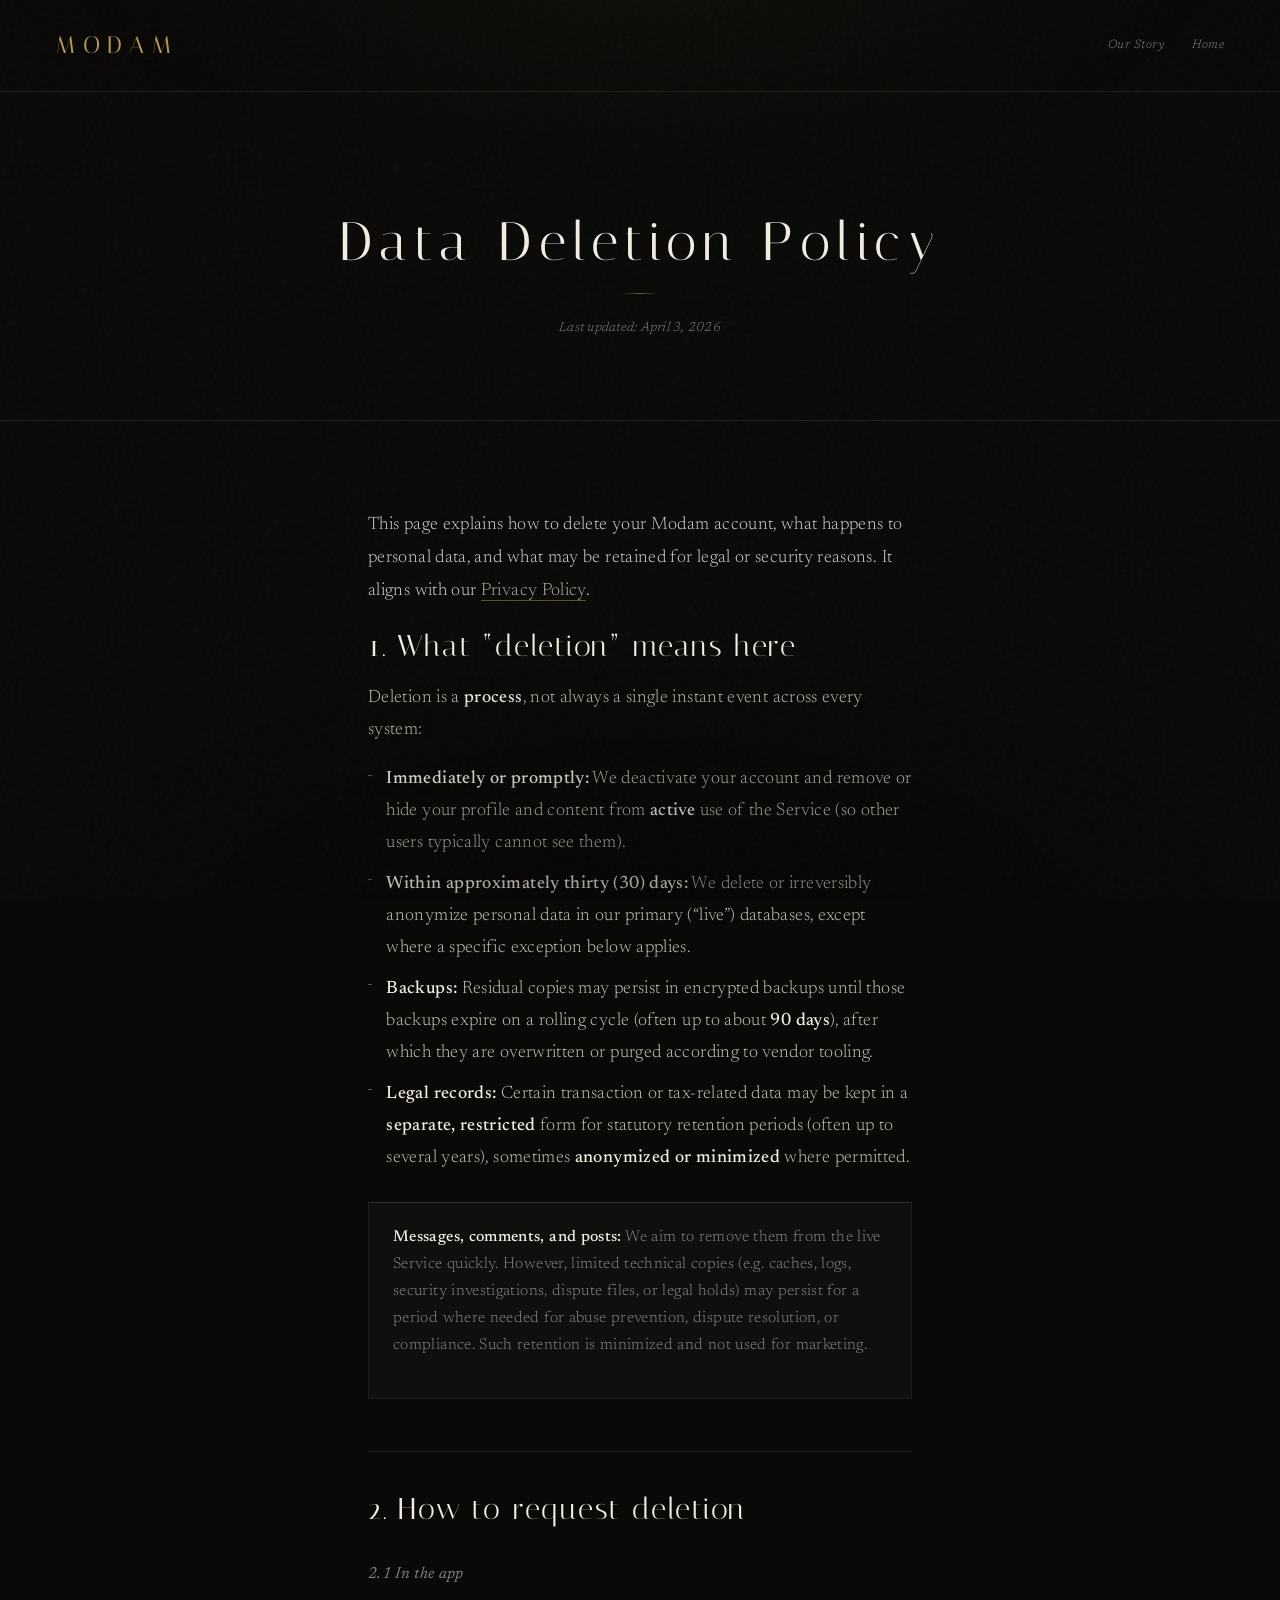
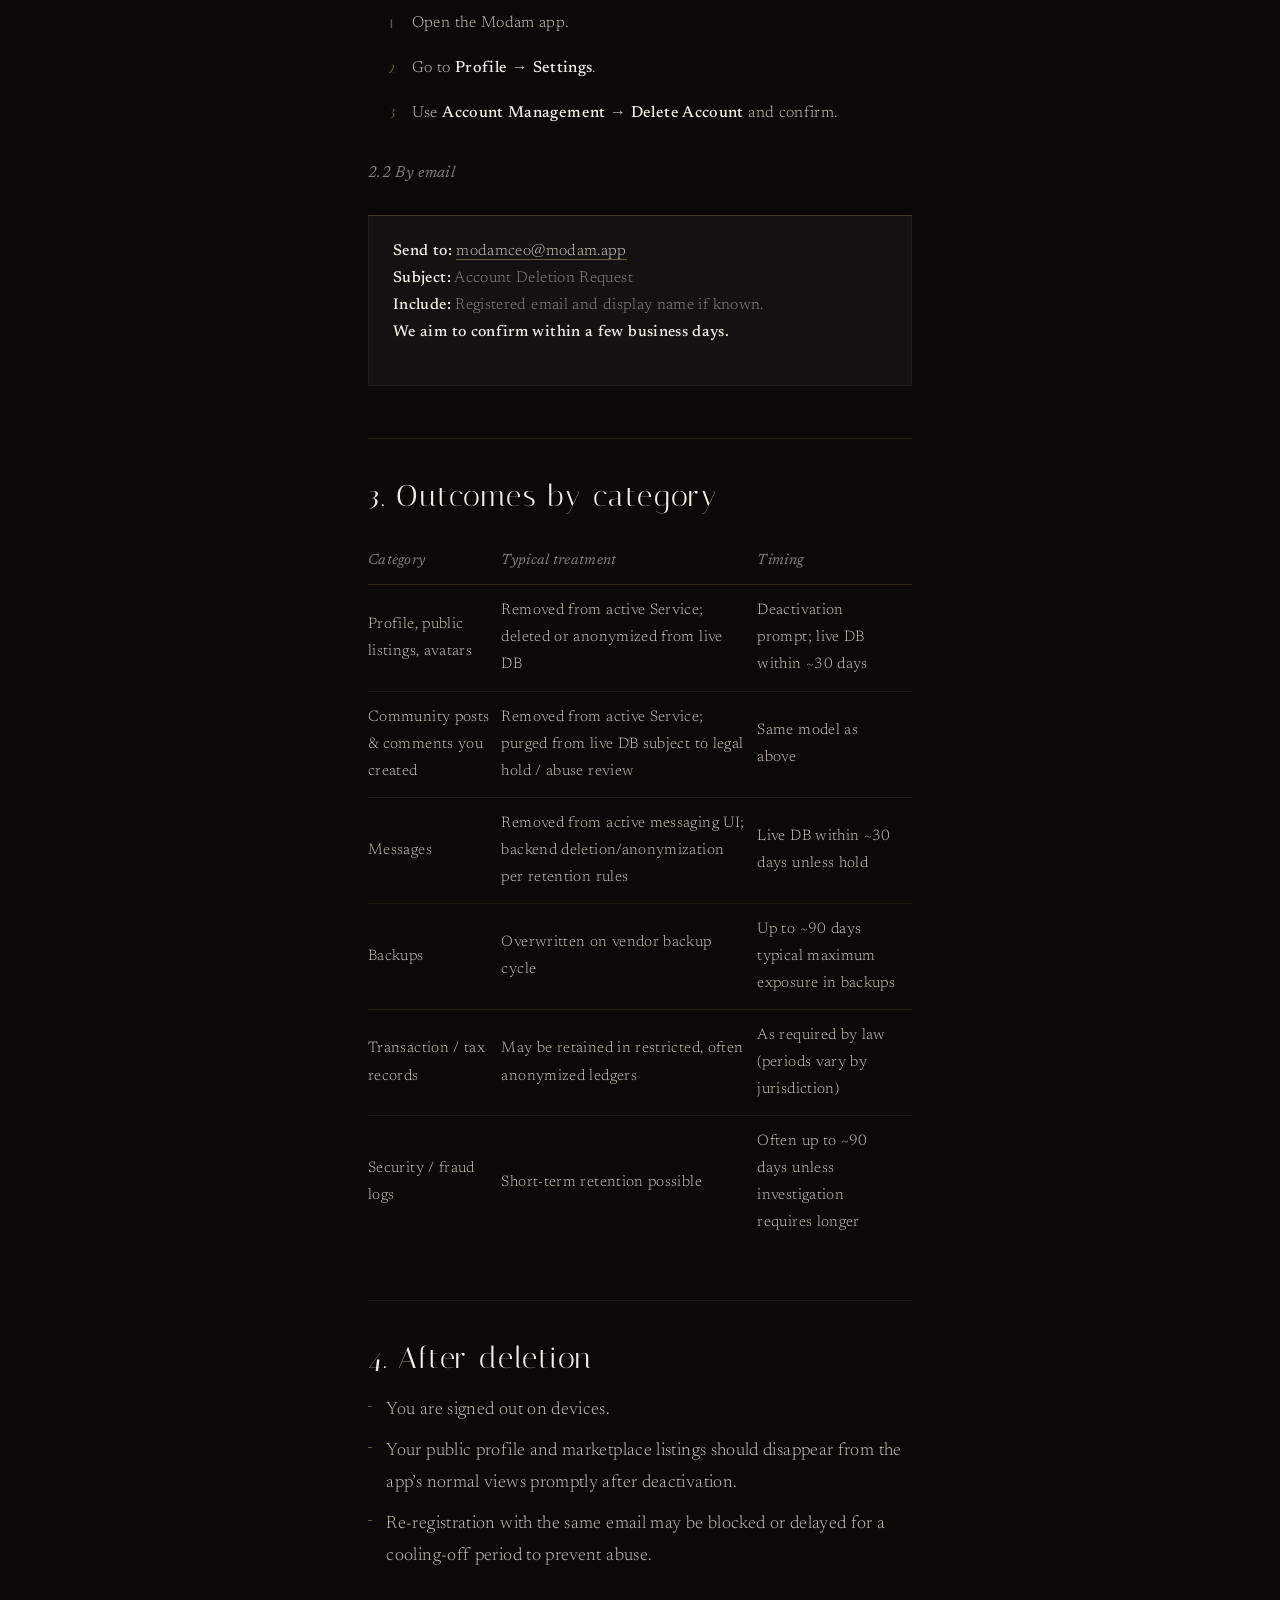
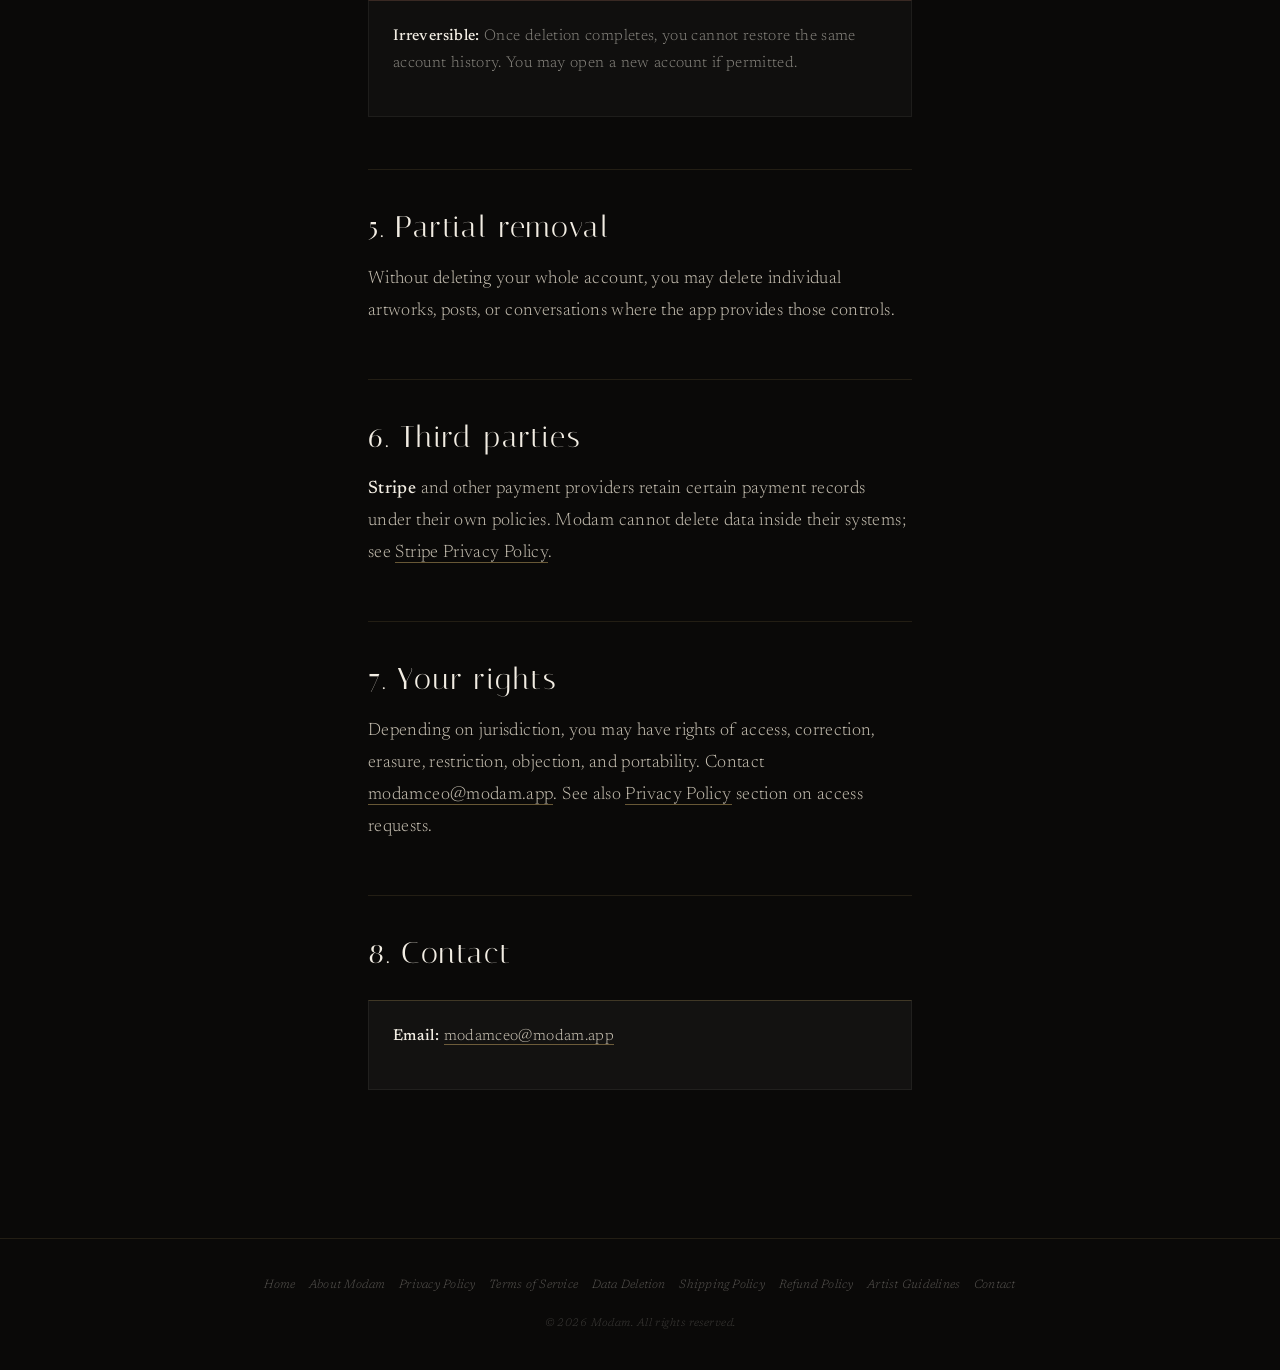
<file: data-deletion.html>
<!DOCTYPE html>
<html lang="en">
<head>
  <meta charset="UTF-8" /><meta name="viewport" content="width=device-width, initial-scale=1.0" />
  <title>Data Deletion — Modam</title>
  <link rel="preconnect" href="https://fonts.googleapis.com" />
  <link rel="preconnect" href="https://fonts.gstatic.com" crossorigin />
  <link href="https://fonts.googleapis.com/css2?family=Italiana&family=Newsreader:ital,opsz,wght@0,6..72,300;0,6..72,400;0,6..72,500;1,6..72,400&display=swap" rel="stylesheet" />
  <link rel="stylesheet" href="modam-docs.css" />
</head>
<body>
<div class="wrap">
<nav class="doc-nav">
  <a class="nav-mark" href="index.html">Modam</a>
  <div class="nav-links">
    <a class="nav-story" href="about-modam.html">Our Story</a>
    <a class="nav-back" href="index.html">Home</a>
  </div>
</nav>

<div class="hero hero--doc">
  <h1>Data Deletion Policy</h1>
  <p class="updated">Last updated: April 3, 2026</p>
</div>

<div class="content">
  <p>This page explains how to delete your Modam account, what happens to personal data, and what may be retained for legal or security reasons. It aligns with our <a href="privacy-policy.html">Privacy Policy</a>.</p>

  <h2>1. What “deletion” means here</h2>
  <p>Deletion is a <strong>process</strong>, not always a single instant event across every system:</p>
  <ul>
    <li><strong>Immediately or promptly:</strong> We deactivate your account and remove or hide your profile and content from <strong>active</strong> use of the Service (so other users typically cannot see them).</li>
    <li><strong>Within approximately thirty (30) days:</strong> We delete or irreversibly anonymize personal data in our primary (“live”) databases, except where a specific exception below applies.</li>
    <li><strong>Backups:</strong> Residual copies may persist in encrypted backups until those backups expire on a rolling cycle (often up to about <strong>90 days</strong>), after which they are overwritten or purged according to vendor tooling.</li>
    <li><strong>Legal records:</strong> Certain transaction or tax-related data may be kept in a <strong>separate, restricted</strong> form for statutory retention periods (often up to several years), sometimes <strong>anonymized or minimized</strong> where permitted.</li>
  </ul>
  <div class="box box-warn">
    <p><strong>Messages, comments, and posts:</strong> We aim to remove them from the live Service quickly. However, limited technical copies (e.g. caches, logs, security investigations, dispute files, or legal holds) may persist for a period where needed for abuse prevention, dispute resolution, or compliance. Such retention is minimized and not used for marketing.</p>
  </div>

  <h2>2. How to request deletion</h2>
  <h3>2.1 In the app</h3>
  <div class="steps">
    <div class="step"><div class="step-num">1</div><div class="step-body">Open the Modam app.</div></div>
    <div class="step"><div class="step-num">2</div><div class="step-body">Go to <strong>Profile</strong> → <strong>Settings</strong>.</div></div>
    <div class="step"><div class="step-num">3</div><div class="step-body">Use <strong>Account Management</strong> → <strong>Delete Account</strong> and confirm.</div></div>
  </div>
  <h3>2.2 By email</h3>
  <div class="box box-info">
    <p><strong>Send to:</strong> <a href="mailto:modamceo@modam.app">modamceo@modam.app</a><br/>
    <strong>Subject:</strong> Account Deletion Request<br/>
    <strong>Include:</strong> Registered email and display name if known.<br/>
    <strong>We aim to confirm within a few business days.</strong></p>
  </div>

  <h2>3. Outcomes by category</h2>
  <table>
    <thead><tr><th>Category</th><th>Typical treatment</th><th>Timing</th></tr></thead>
    <tbody>
      <tr><td>Profile, public listings, avatars</td><td>Removed from active Service; deleted or anonymized from live DB</td><td>Deactivation prompt; live DB within ~30 days</td></tr>
      <tr><td>Community posts &amp; comments you created</td><td>Removed from active Service; purged from live DB subject to legal hold / abuse review</td><td>Same model as above</td></tr>
      <tr><td>Messages</td><td>Removed from active messaging UI; backend deletion/anonymization per retention rules</td><td>Live DB within ~30 days unless hold</td></tr>
      <tr><td>Backups</td><td>Overwritten on vendor backup cycle</td><td>Up to ~90 days typical maximum exposure in backups</td></tr>
      <tr><td>Transaction / tax records</td><td>May be retained in restricted, often anonymized ledgers</td><td>As required by law (periods vary by jurisdiction)</td></tr>
      <tr><td>Security / fraud logs</td><td>Short-term retention possible</td><td>Often up to ~90 days unless investigation requires longer</td></tr>
    </tbody>
  </table>

  <h2>4. After deletion</h2>
  <ul>
    <li>You are signed out on devices.</li>
    <li>Your public profile and marketplace listings should disappear from the app’s normal views promptly after deactivation.</li>
    <li>Re-registration with the same email may be blocked or delayed for a cooling-off period to prevent abuse.</li>
  </ul>
  <div class="box box-warn">
    <p><strong>Irreversible:</strong> Once deletion completes, you cannot restore the same account history. You may open a new account if permitted.</p>
  </div>

  <h2>5. Partial removal</h2>
  <p>Without deleting your whole account, you may delete individual artworks, posts, or conversations where the app provides those controls.</p>

  <h2>6. Third parties</h2>
  <p><strong>Stripe</strong> and other payment providers retain certain payment records under their own policies. Modam cannot delete data inside their systems; see <a href="https://stripe.com/privacy" target="_blank" rel="noopener noreferrer">Stripe Privacy Policy</a>.</p>

  <h2>7. Your rights</h2>
  <p>Depending on jurisdiction, you may have rights of access, correction, erasure, restriction, objection, and portability. Contact <a href="mailto:modamceo@modam.app">modamceo@modam.app</a>. See also <a href="privacy-policy.html">Privacy Policy</a> section on access requests.</p>

  <h2>8. Contact</h2>
  <div class="box box-info">
    <p><strong>Email:</strong> <a href="mailto:modamceo@modam.app">modamceo@modam.app</a></p>
  </div>
</div>

<footer class="doc-footer">
  <div class="footer-links">
    <a href="index.html">Home</a>
    <a href="about-modam.html">About Modam</a>
    <a href="privacy-policy.html">Privacy Policy</a>
    <a href="terms-of-service.html">Terms of Service</a>
    <a href="data-deletion.html">Data Deletion</a>
    <a href="shipping-policy.html">Shipping Policy</a>
    <a href="refund-policy.html">Refund Policy</a>
    <a href="artist-guidelines.html">Artist Guidelines</a>
    <a href="mailto:modamceo@modam.app">Contact</a>
  </div>
  <p class="footer-copy">© 2026 Modam. All rights reserved.</p>
</footer>
</div>
</body>
</html>
</file>
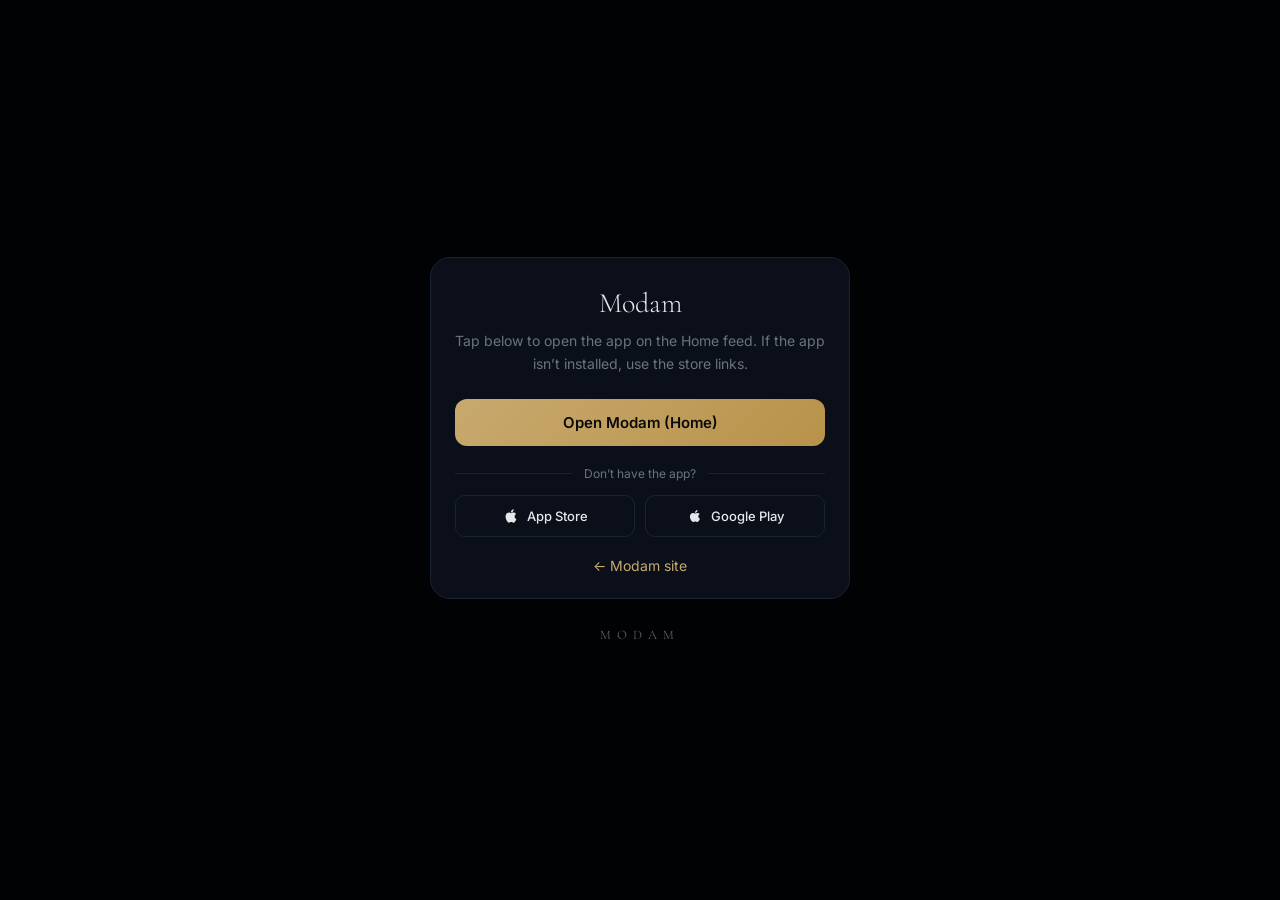
<file: home.html>
<!DOCTYPE html>
<html lang="en">
<head>
  <meta charset="UTF-8" />
  <meta name="viewport" content="width=device-width, initial-scale=1.0" />
  <meta property="og:type" content="website" />
  <meta property="og:site_name" content="Modam" />
  <meta property="og:title" content="Open Modam — Home" />
  <meta property="og:description" content="Open the Modam app on your device, or download from the App Store or Google Play." />
  <meta property="og:image" content="https://modam0401.github.io/modam-docs/og-default.png" />
  <meta name="twitter:card" content="summary_large_image" />
  <title>Open Modam — Home</title>
  <link rel="preconnect" href="https://fonts.googleapis.com" />
  <link href="https://fonts.googleapis.com/css2?family=Cormorant+Garamond:wght@300;400;600&family=Inter:wght@300;400;500;600&display=swap" rel="stylesheet" />
  <style>
    :root {
      --gold: #C8A96E;
      --bg: #010204;
      --card: #0B0F1A;
      --border: #1A2235;
      --text: #E5E7EB;
      --muted: #6B7280;
    }
    * { box-sizing: border-box; margin: 0; padding: 0; }
    body {
      background: var(--bg);
      color: var(--text);
      font-family: 'Inter', sans-serif;
      min-height: 100vh;
      display: flex;
      flex-direction: column;
      align-items: center;
      justify-content: center;
      padding: 24px 16px;
    }
    #card {
      width: 100%;
      max-width: 420px;
      background: var(--card);
      border: 1px solid var(--border);
      border-radius: 20px;
      overflow: hidden;
      padding: 28px 24px 24px;
    }
    h1 {
      font-family: 'Cormorant Garamond', serif;
      font-size: 28px;
      font-weight: 300;
      margin-bottom: 10px;
      text-align: center;
    }
    p.lead {
      font-size: 14px;
      color: var(--muted);
      text-align: center;
      line-height: 1.6;
      margin-bottom: 24px;
    }
    .btn-open {
      display: block;
      width: 100%;
      text-align: center;
      padding: 14px 20px;
      background: linear-gradient(135deg, var(--gold) 0%, #B8924A 100%);
      color: #0a0a0a;
      font-size: 15px;
      font-weight: 600;
      text-decoration: none;
      border-radius: 12px;
      margin-bottom: 20px;
    }
    .btn-open:hover { opacity: 0.95; }
    .divider {
      display: flex;
      align-items: center;
      gap: 12px;
      margin-bottom: 14px;
    }
    .divider-line { flex: 1; height: 1px; background: var(--border); }
    .divider-text { font-size: 12px; color: var(--muted); }
    .store-buttons { display: flex; gap: 10px; }
    .btn-store {
      flex: 1;
      display: flex;
      align-items: center;
      justify-content: center;
      gap: 8px;
      padding: 12px;
      background: transparent;
      border: 1px solid var(--border);
      border-radius: 10px;
      color: var(--text);
      font-size: 13px;
      font-weight: 500;
      text-decoration: none;
    }
    .btn-store:hover { border-color: var(--gold); background: rgba(200,169,110,0.06); }
    .back {
      display: block;
      text-align: center;
      margin-top: 20px;
      color: var(--gold);
      font-size: 14px;
      text-decoration: none;
    }
    .logo {
      font-family: 'Cormorant Garamond', serif;
      font-size: 13px;
      font-weight: 300;
      letter-spacing: 6px;
      color: var(--muted);
      text-transform: uppercase;
      text-align: center;
      margin-top: 28px;
    }
  </style>
</head>
<body>
  <div id="card">
    <h1>Modam</h1>
    <p class="lead">Tap below to open the app on the Home feed. If the app isn’t installed, use the store links.</p>
    <a class="btn-open" id="btnOpenApp" href="#">Open Modam (Home)</a>
    <div class="divider">
      <div class="divider-line"></div>
      <span class="divider-text">Don’t have the app?</span>
      <div class="divider-line"></div>
    </div>
    <div class="store-buttons">
      <a class="btn-store" href="https://apps.apple.com/app/id6753962694" target="_blank" rel="noopener noreferrer">
        <svg width="16" height="16" viewBox="0 0 24 24" fill="currentColor"><path d="M18.71 19.5c-.83 1.24-1.71 2.45-3.05 2.47-1.34.03-1.77-.79-3.29-.79-1.53 0-2 .77-3.27.82-1.31.05-2.3-1.32-3.14-2.53C4.25 17 2.94 12.45 4.7 9.39c.87-1.52 2.43-2.48 4.12-2.51 1.28-.02 2.5.87 3.29.87.78 0 2.26-1.07 3.8-.91.65.03 2.47.26 3.64 1.98-.09.06-2.17 1.28-2.15 3.81.03 3.02 2.65 4.03 2.68 4.04-.03.07-.42 1.44-1.38 2.83M13 3.5c.73-.83 1.94-1.46 2.94-1.5.13 1.17-.34 2.35-1.04 3.19-.69.85-1.83 1.51-2.95 1.42-.15-1.15.41-2.35 1.05-3.11z"/></svg>
        App Store
      </a>
      <a class="btn-store" href="https://play.google.com/store/apps/details?id=com.artyard.app" target="_blank" rel="noopener noreferrer">
        <svg width="16" height="16" viewBox="0 0 24 24" fill="currentColor"><path d="M17.05 20.28c-.98.95-2.05.8-3.08.35-1.09-.46-2.09-.48-3.24 0-1.44.62-2.2.44-3.06-.35C2.79 15.25 3.51 7.7 9.05 7.4c1.35.07 2.29.74 3.08.8 1.18-.24 2.31-.93 3.57-.84 1.51.12 2.65.72 3.4 1.8-3.12 1.87-2.38 5.98.48 7.13-.57 1.39-1.32 2.76-2.54 3.99zM12.03 7.25c-.15-2.23 1.66-4.07 3.74-4.25.29 2.58-2.34 4.5-3.74 4.25z"/></svg>
        Google Play
      </a>
    </div>
    <a class="back" href="https://modam0401.github.io/modam-docs/index.html">← Modam site</a>
  </div>
  <p class="logo">Modam</p>

<script>
  const APP_SCHEME = 'artyard';
  const DEEP_HOME = `${APP_SCHEME}://home`;

  function tryOpenApp() {
    const iframe = document.createElement('iframe');
    iframe.style.display = 'none';
    iframe.src = DEEP_HOME;
    document.body.appendChild(iframe);
    setTimeout(() => {
      try { document.body.removeChild(iframe); } catch (e) {}
    }, 2000);
  }

  document.getElementById('btnOpenApp').href = DEEP_HOME;
  tryOpenApp();
</script>
</body>
</html>
</file>
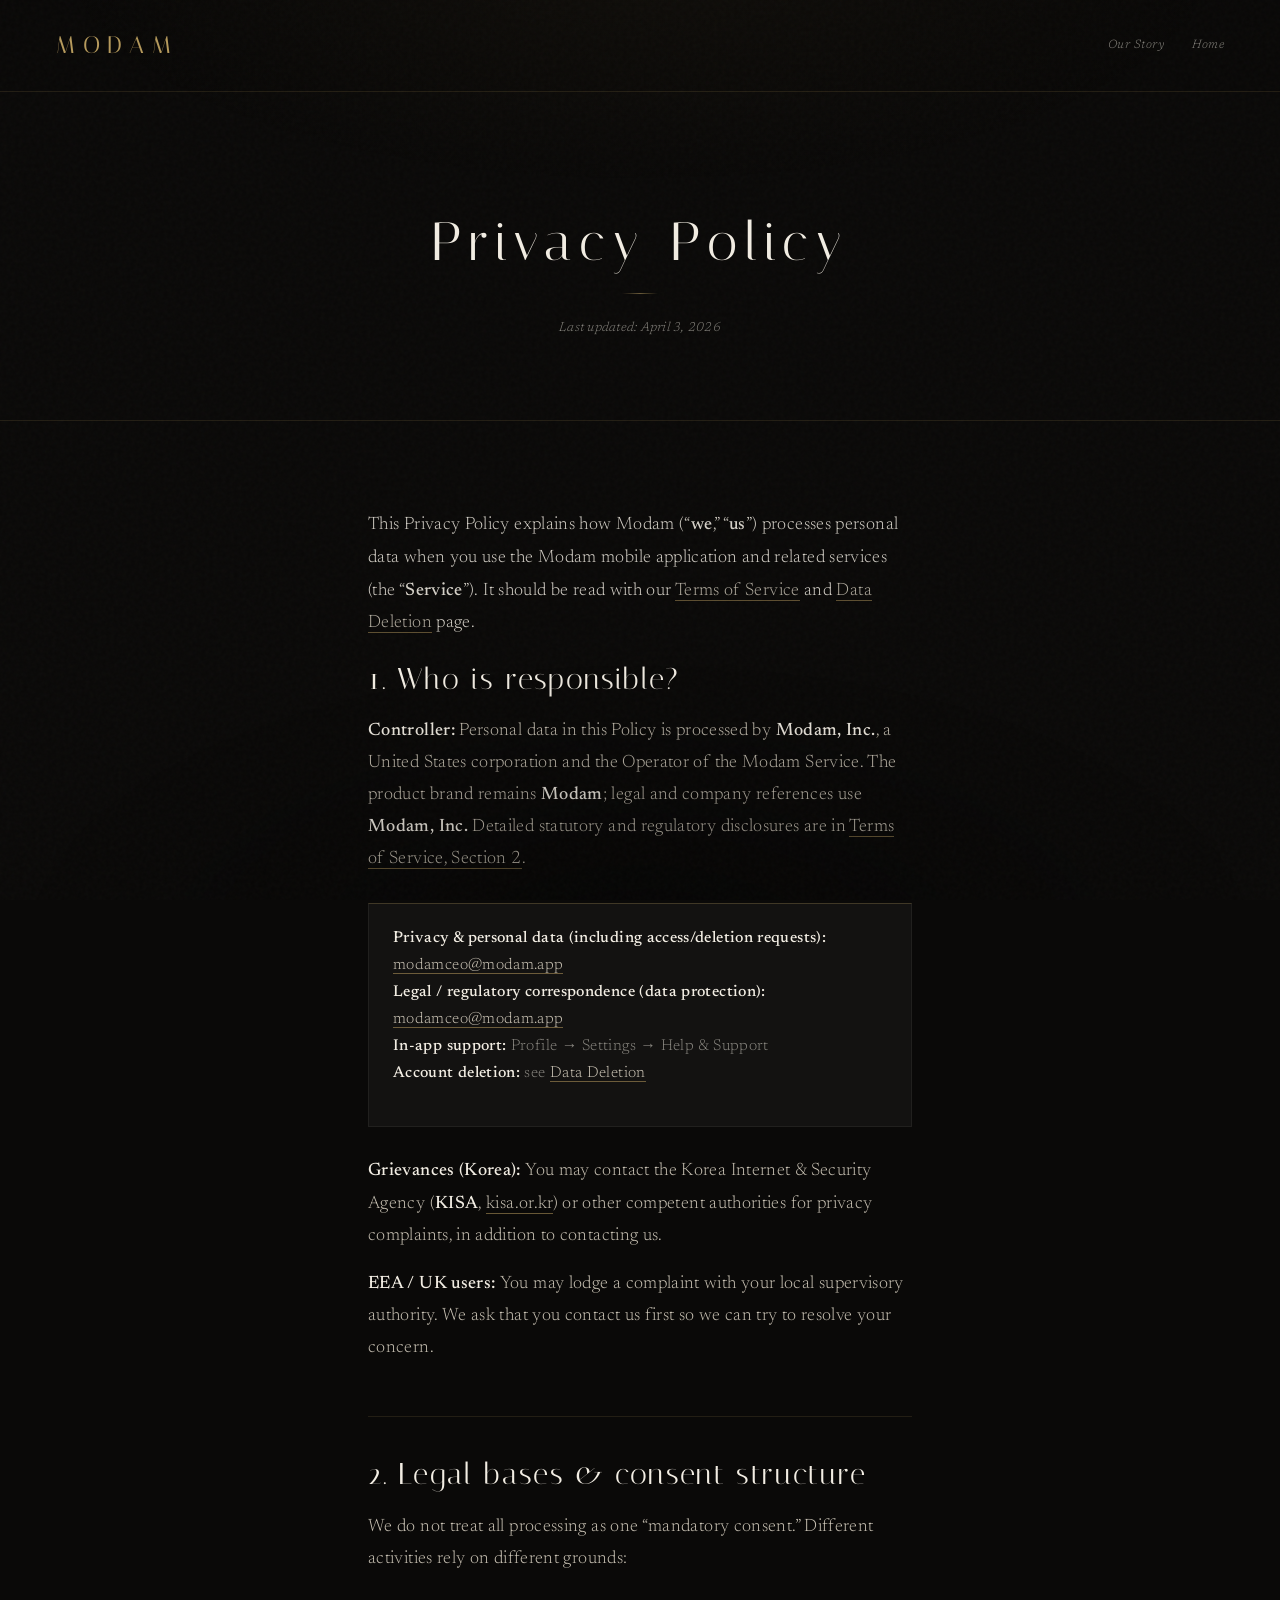
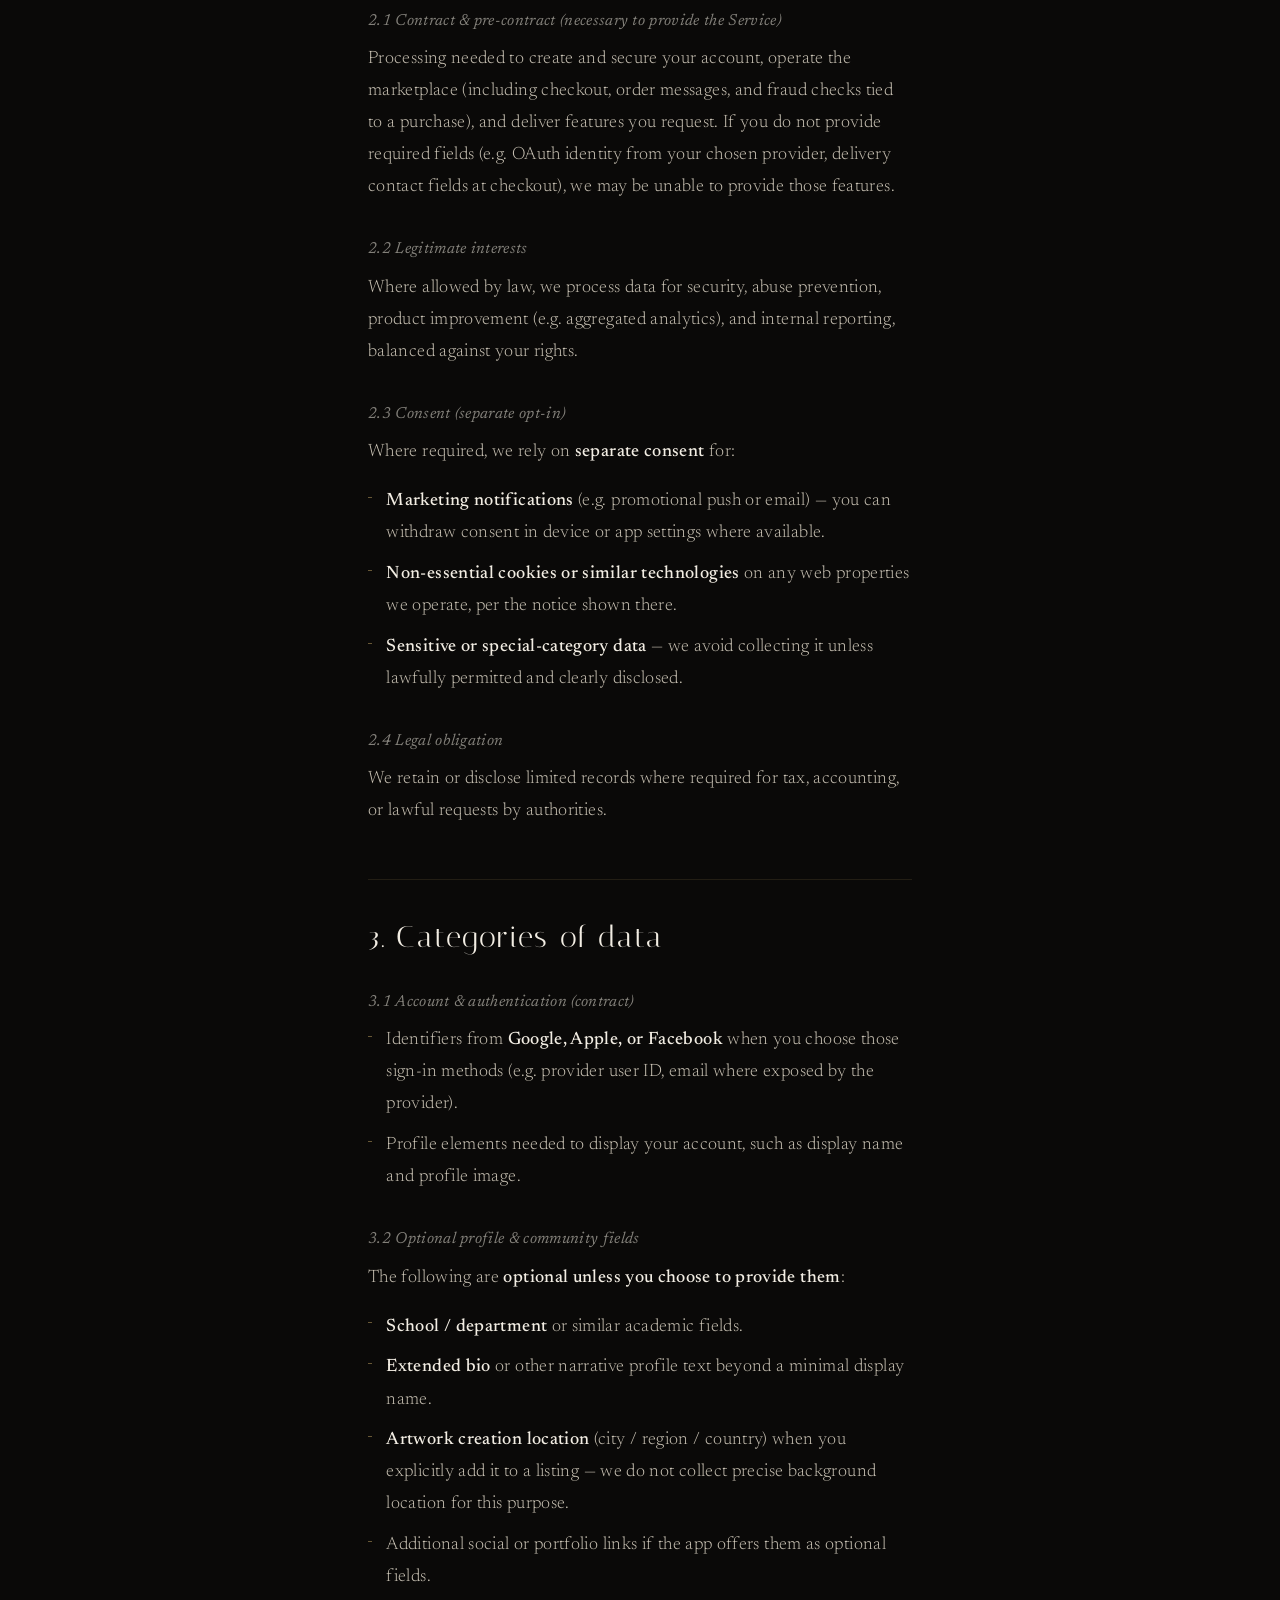
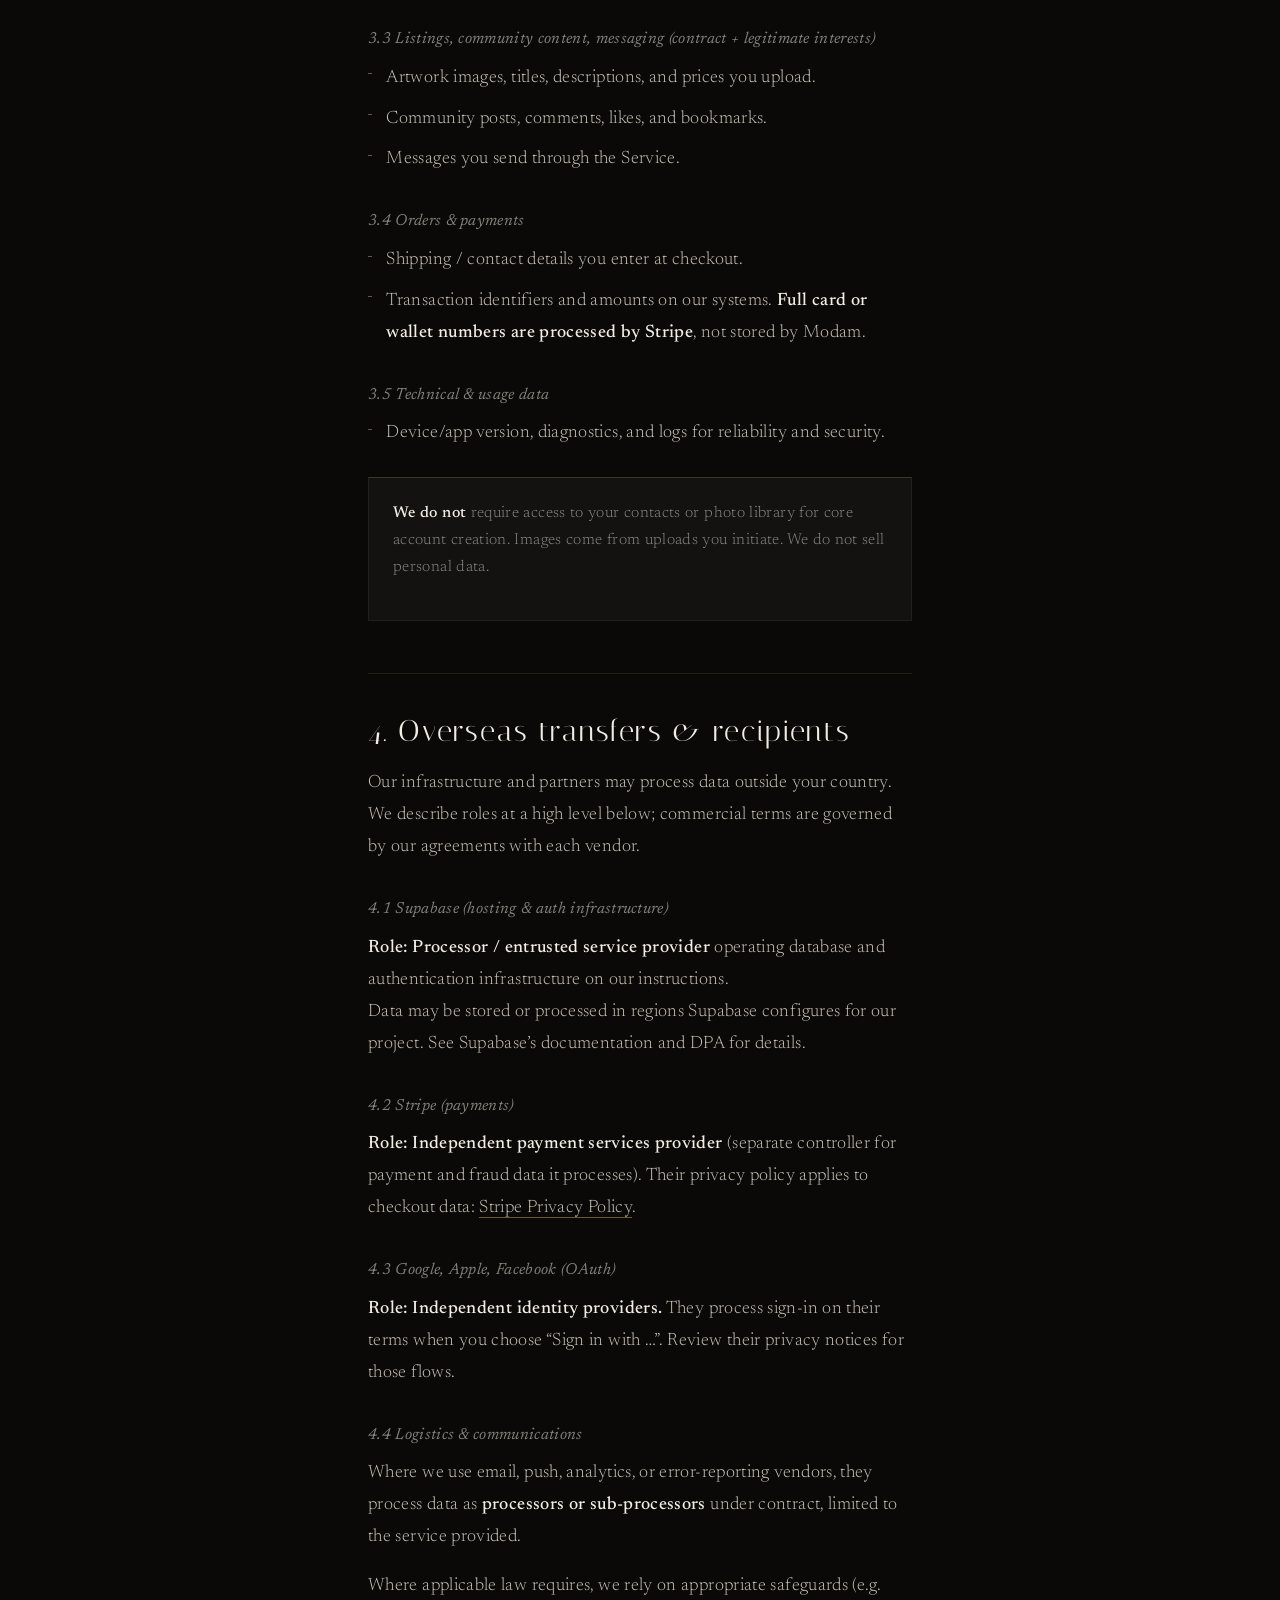
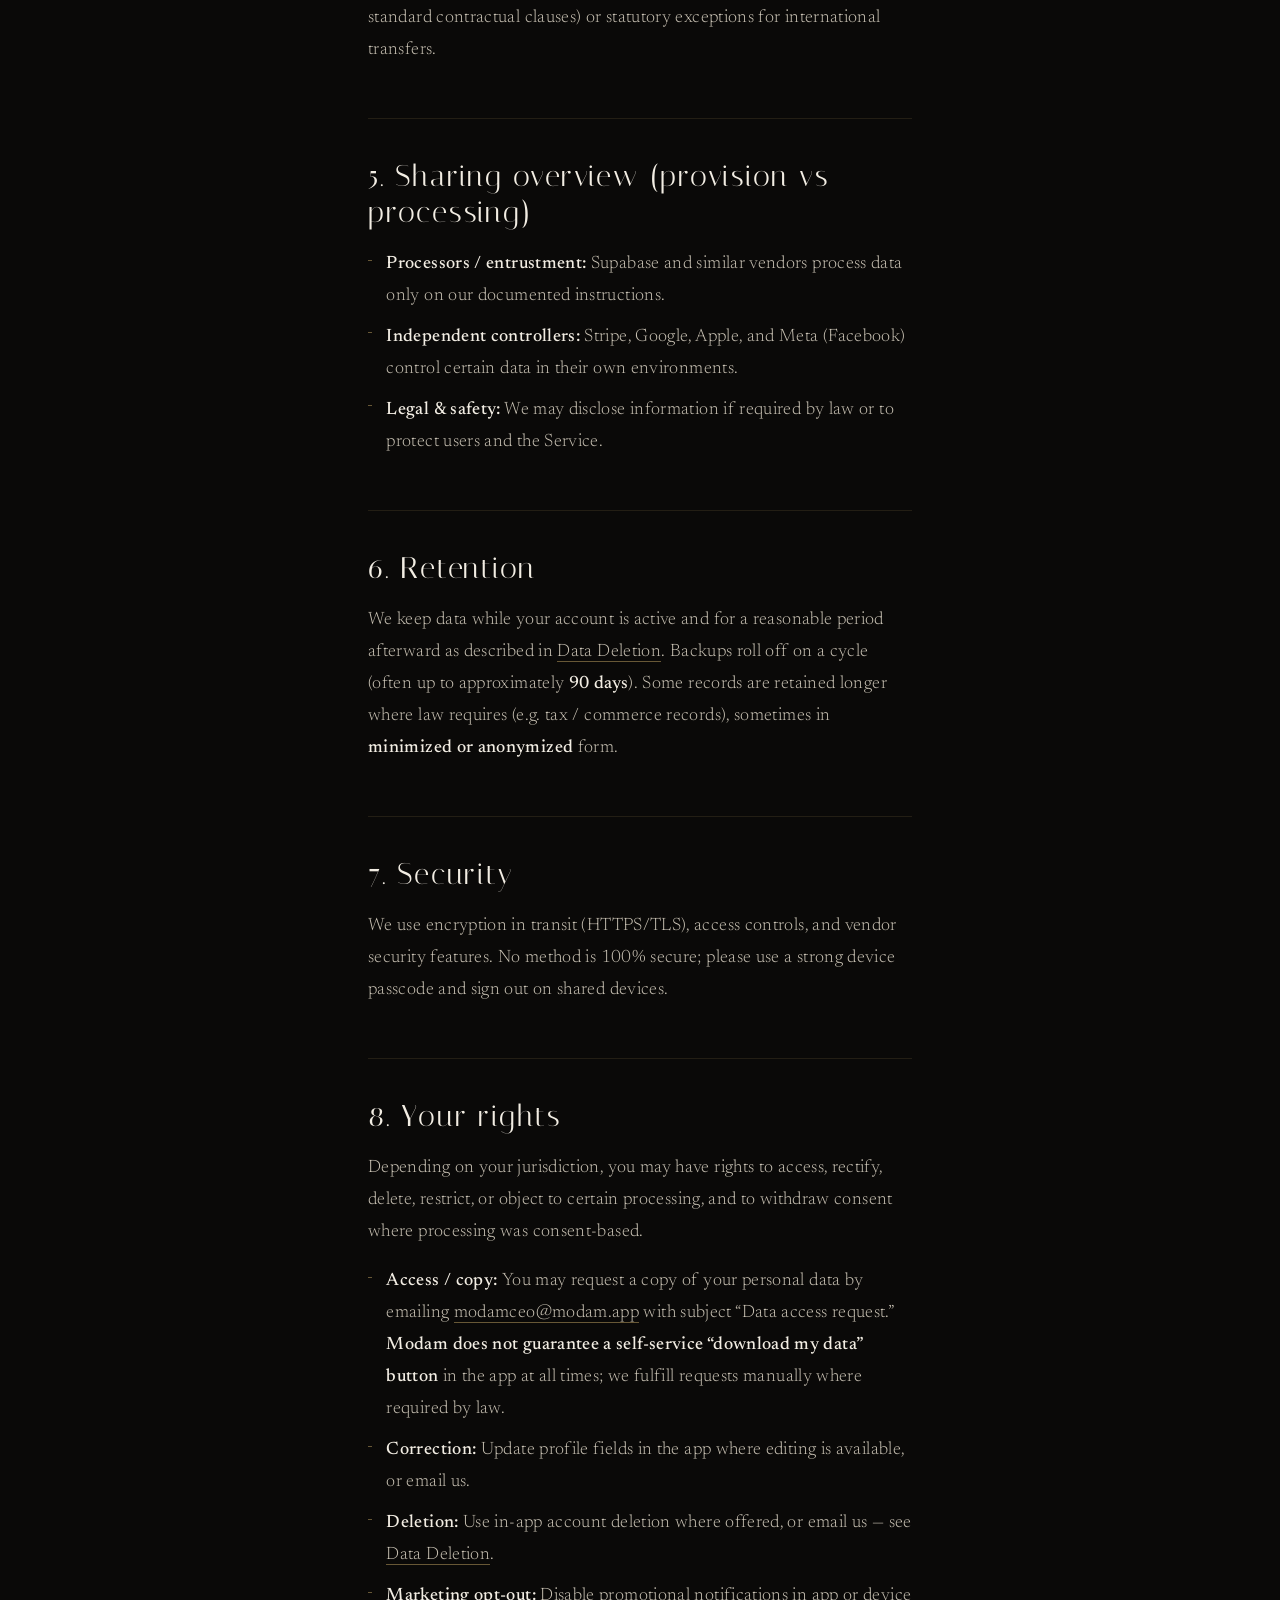
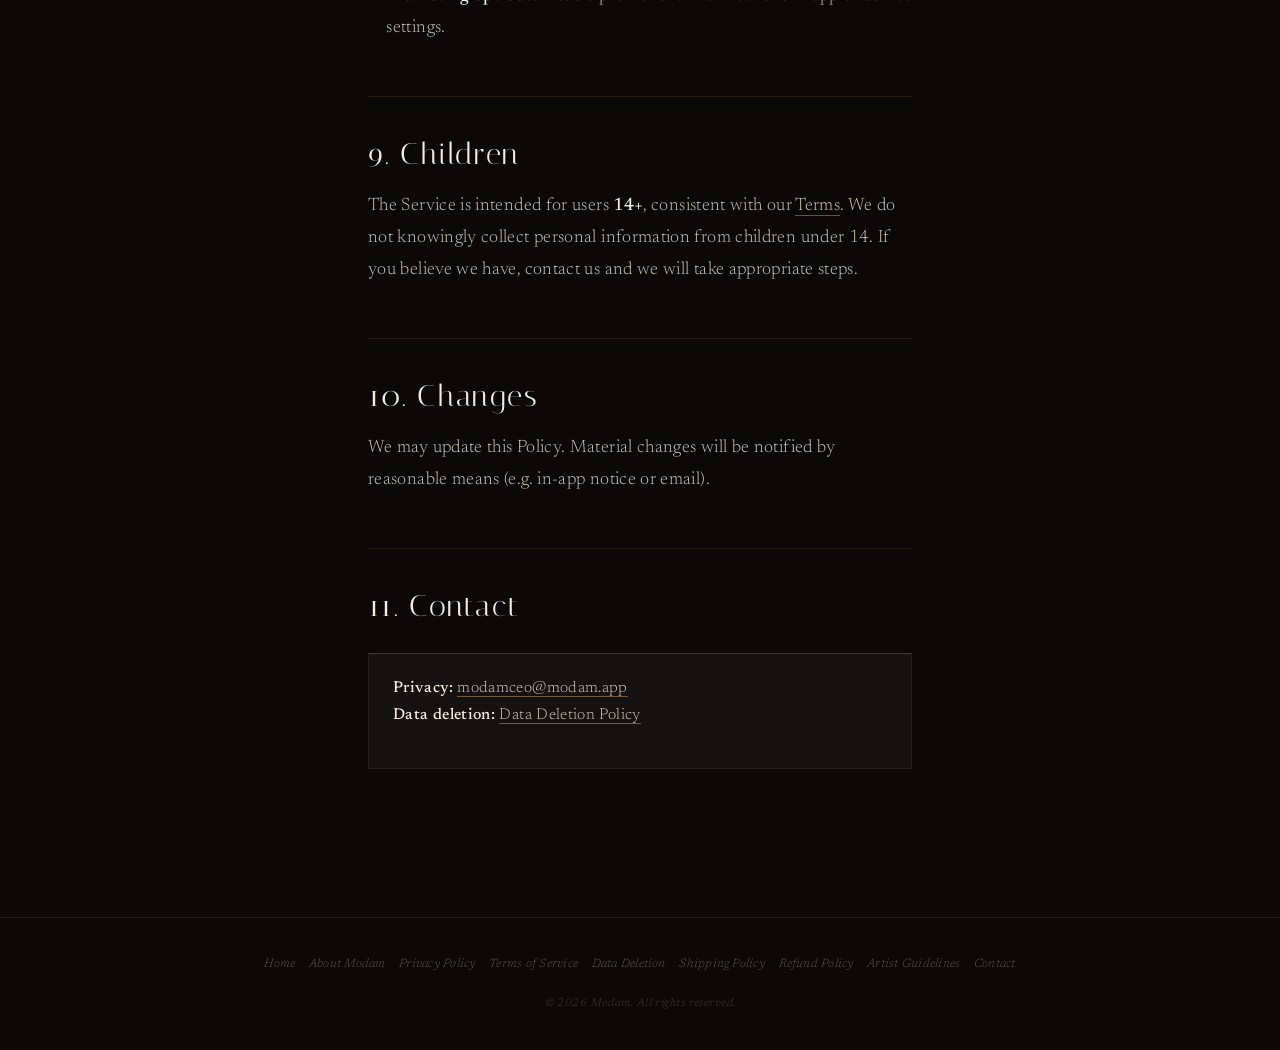
<file: privacy-policy.html>
<!DOCTYPE html>
<html lang="en">
<head>
  <meta charset="UTF-8" /><meta name="viewport" content="width=device-width, initial-scale=1.0" />
  <title>Privacy Policy — Modam</title>
  <link rel="preconnect" href="https://fonts.googleapis.com" />
  <link rel="preconnect" href="https://fonts.gstatic.com" crossorigin />
  <link href="https://fonts.googleapis.com/css2?family=Italiana&family=Newsreader:ital,opsz,wght@0,6..72,300;0,6..72,400;0,6..72,500;1,6..72,400&display=swap" rel="stylesheet" />
  <link rel="stylesheet" href="modam-docs.css" />
</head>
<body>
<div class="wrap">
<nav class="doc-nav">
  <a class="nav-mark" href="index.html">Modam</a>
  <div class="nav-links">
    <a class="nav-story" href="about-modam.html">Our Story</a>
    <a class="nav-back" href="index.html">Home</a>
  </div>
</nav>

<div class="hero hero--doc">
  <h1>Privacy Policy</h1>
  <p class="updated">Last updated: April 3, 2026</p>
</div>

<div class="content">
  <p>This Privacy Policy explains how Modam (“<strong>we</strong>,” “<strong>us</strong>”) processes personal data when you use the Modam mobile application and related services (the “<strong>Service</strong>”). It should be read with our <a href="terms-of-service.html">Terms of Service</a> and <a href="data-deletion.html">Data Deletion</a> page.</p>

  <h2 id="operator">1. Who is responsible?</h2>
  <p><strong>Controller:</strong> Personal data in this Policy is processed by <strong>Modam, Inc.</strong>, a United States corporation and the Operator of the Modam Service. The product brand remains <strong>Modam</strong>; legal and company references use <strong>Modam, Inc.</strong> Detailed statutory and regulatory disclosures are in <a href="terms-of-service.html#operator">Terms of Service, Section 2</a>.</p>
  <div class="box box-info">
    <p><strong>Privacy &amp; personal data (including access/deletion requests):</strong> <a href="mailto:modamceo@modam.app">modamceo@modam.app</a><br/>
    <strong>Legal / regulatory correspondence (data protection):</strong> <a href="mailto:modamceo@modam.app">modamceo@modam.app</a><br/>
    <strong>In-app support:</strong> Profile → Settings → Help &amp; Support<br/>
    <strong>Account deletion:</strong> see <a href="data-deletion.html">Data Deletion</a></p>
  </div>
  <p><strong>Grievances (Korea):</strong> You may contact the Korea Internet &amp; Security Agency (<strong>KISA</strong>, <a href="https://www.kisa.or.kr" target="_blank" rel="noopener noreferrer">kisa.or.kr</a>) or other competent authorities for privacy complaints, in addition to contacting us.</p>
  <p><strong>EEA / UK users:</strong> You may lodge a complaint with your local supervisory authority. We ask that you contact us first so we can try to resolve your concern.</p>

  <h2>2. Legal bases &amp; consent structure</h2>
  <p>We do not treat all processing as one “mandatory consent.” Different activities rely on different grounds:</p>
  <h3>2.1 Contract &amp; pre-contract (necessary to provide the Service)</h3>
  <p>Processing needed to create and secure your account, operate the marketplace (including checkout, order messages, and fraud checks tied to a purchase), and deliver features you request. If you do not provide required fields (e.g. OAuth identity from your chosen provider, delivery contact fields at checkout), we may be unable to provide those features.</p>
  <h3>2.2 Legitimate interests</h3>
  <p>Where allowed by law, we process data for security, abuse prevention, product improvement (e.g. aggregated analytics), and internal reporting, balanced against your rights.</p>
  <h3>2.3 Consent (separate opt-in)</h3>
  <p>Where required, we rely on <strong>separate consent</strong> for:</p>
  <ul>
    <li><strong>Marketing notifications</strong> (e.g. promotional push or email) — you can withdraw consent in device or app settings where available.</li>
    <li><strong>Non-essential cookies or similar technologies</strong> on any web properties we operate, per the notice shown there.</li>
    <li><strong>Sensitive or special-category data</strong> — we avoid collecting it unless lawfully permitted and clearly disclosed.</li>
  </ul>
  <h3>2.4 Legal obligation</h3>
  <p>We retain or disclose limited records where required for tax, accounting, or lawful requests by authorities.</p>

  <h2>3. Categories of data</h2>
  <h3>3.1 Account &amp; authentication (contract)</h3>
  <ul>
    <li>Identifiers from <strong>Google, Apple, or Facebook</strong> when you choose those sign-in methods (e.g. provider user ID, email where exposed by the provider).</li>
    <li>Profile elements needed to display your account, such as display name and profile image.</li>
  </ul>
  <h3>3.2 Optional profile &amp; community fields</h3>
  <p>The following are <strong>optional unless you choose to provide them</strong>:</p>
  <ul>
    <li><strong>School / department</strong> or similar academic fields.</li>
    <li><strong>Extended bio</strong> or other narrative profile text beyond a minimal display name.</li>
    <li><strong>Artwork creation location</strong> (city / region / country) when you explicitly add it to a listing — we do not collect precise background location for this purpose.</li>
    <li>Additional social or portfolio links if the app offers them as optional fields.</li>
  </ul>
  <h3>3.3 Listings, community content, messaging (contract + legitimate interests)</h3>
  <ul>
    <li>Artwork images, titles, descriptions, and prices you upload.</li>
    <li>Community posts, comments, likes, and bookmarks.</li>
    <li>Messages you send through the Service.</li>
  </ul>
  <h3>3.4 Orders &amp; payments</h3>
  <ul>
    <li>Shipping / contact details you enter at checkout.</li>
    <li>Transaction identifiers and amounts on our systems. <strong>Full card or wallet numbers are processed by Stripe</strong>, not stored by Modam.</li>
  </ul>
  <h3>3.5 Technical &amp; usage data</h3>
  <ul>
    <li>Device/app version, diagnostics, and logs for reliability and security.</li>
  </ul>
  <div class="box box-info">
    <p><strong>We do not</strong> require access to your contacts or photo library for core account creation. Images come from uploads you initiate. We do not sell personal data.</p>
  </div>

  <h2>4. Overseas transfers &amp; recipients</h2>
  <p>Our infrastructure and partners may process data outside your country. We describe roles at a high level below; commercial terms are governed by our agreements with each vendor.</p>
  <h3>4.1 Supabase (hosting &amp; auth infrastructure)</h3>
  <p><strong>Role:</strong> <strong>Processor / entrusted service provider</strong> operating database and authentication infrastructure on our instructions.<br/>
  Data may be stored or processed in regions Supabase configures for our project. See Supabase’s documentation and DPA for details.</p>
  <h3>4.2 Stripe (payments)</h3>
  <p><strong>Role:</strong> <strong>Independent payment services provider</strong> (separate controller for payment and fraud data it processes). Their privacy policy applies to checkout data: <a href="https://stripe.com/privacy" target="_blank" rel="noopener noreferrer">Stripe Privacy Policy</a>.</p>
  <h3>4.3 Google, Apple, Facebook (OAuth)</h3>
  <p><strong>Role:</strong> <strong>Independent identity providers.</strong> They process sign-in on their terms when you choose “Sign in with …”. Review their privacy notices for those flows.</p>
  <h3>4.4 Logistics &amp; communications</h3>
  <p>Where we use email, push, analytics, or error-reporting vendors, they process data as <strong>processors or sub-processors</strong> under contract, limited to the service provided.</p>
  <p>Where applicable law requires, we rely on appropriate safeguards (e.g. standard contractual clauses) or statutory exceptions for international transfers.</p>

  <h2>5. Sharing overview (provision vs processing)</h2>
  <ul>
    <li><strong>Processors / entrustment:</strong> Supabase and similar vendors process data only on our documented instructions.</li>
    <li><strong>Independent controllers:</strong> Stripe, Google, Apple, and Meta (Facebook) control certain data in their own environments.</li>
    <li><strong>Legal &amp; safety:</strong> We may disclose information if required by law or to protect users and the Service.</li>
  </ul>

  <h2>6. Retention</h2>
  <p>We keep data while your account is active and for a reasonable period afterward as described in <a href="data-deletion.html">Data Deletion</a>. Backups roll off on a cycle (often up to approximately <strong>90 days</strong>). Some records are retained longer where law requires (e.g. tax / commerce records), sometimes in <strong>minimized or anonymized</strong> form.</p>

  <h2>7. Security</h2>
  <p>We use encryption in transit (HTTPS/TLS), access controls, and vendor security features. No method is 100% secure; please use a strong device passcode and sign out on shared devices.</p>

  <h2>8. Your rights</h2>
  <p>Depending on your jurisdiction, you may have rights to access, rectify, delete, restrict, or object to certain processing, and to withdraw consent where processing was consent-based.</p>
  <ul>
    <li><strong>Access / copy:</strong> You may request a copy of your personal data by emailing <a href="mailto:modamceo@modam.app">modamceo@modam.app</a> with subject “Data access request.” <strong>Modam does not guarantee a self-service “download my data” button</strong> in the app at all times; we fulfill requests manually where required by law.</li>
    <li><strong>Correction:</strong> Update profile fields in the app where editing is available, or email us.</li>
    <li><strong>Deletion:</strong> Use in-app account deletion where offered, or email us — see <a href="data-deletion.html">Data Deletion</a>.</li>
    <li><strong>Marketing opt-out:</strong> Disable promotional notifications in app or device settings.</li>
  </ul>

  <h2>9. Children</h2>
  <p>The Service is intended for users <strong>14+</strong>, consistent with our <a href="terms-of-service.html">Terms</a>. We do not knowingly collect personal information from children under 14. If you believe we have, contact us and we will take appropriate steps.</p>

  <h2>10. Changes</h2>
  <p>We may update this Policy. Material changes will be notified by reasonable means (e.g. in-app notice or email).</p>

  <h2>11. Contact</h2>
  <div class="box box-info">
    <p><strong>Privacy:</strong> <a href="mailto:modamceo@modam.app">modamceo@modam.app</a><br/>
    <strong>Data deletion:</strong> <a href="data-deletion.html">Data Deletion Policy</a></p>
  </div>
</div>

<footer class="doc-footer">
  <div class="footer-links">
    <a href="index.html">Home</a>
    <a href="about-modam.html">About Modam</a>
    <a href="privacy-policy.html">Privacy Policy</a>
    <a href="terms-of-service.html">Terms of Service</a>
    <a href="data-deletion.html">Data Deletion</a>
    <a href="shipping-policy.html">Shipping Policy</a>
    <a href="refund-policy.html">Refund Policy</a>
    <a href="artist-guidelines.html">Artist Guidelines</a>
    <a href="mailto:modamceo@modam.app">Contact</a>
  </div>
  <p class="footer-copy">© 2026 Modam. All rights reserved.</p>
</footer>
</div>
</body>
</html>
</file>
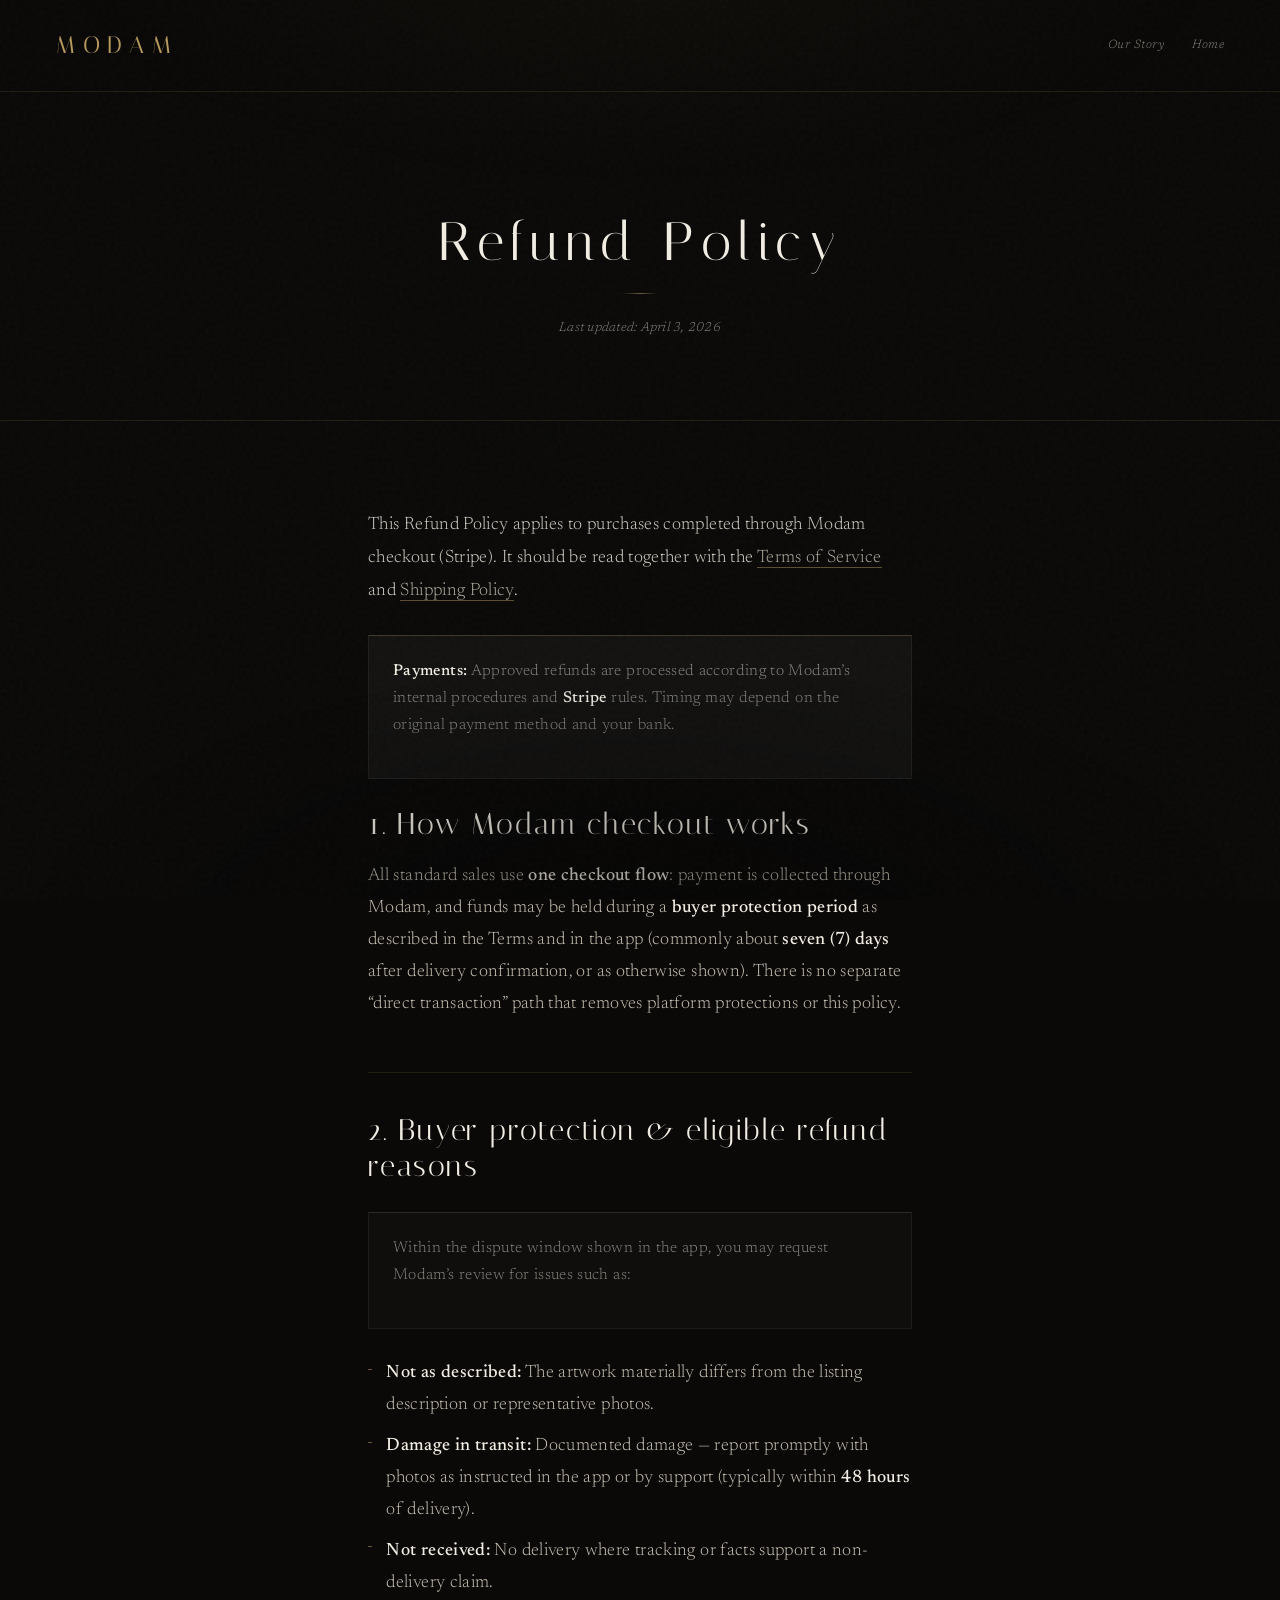
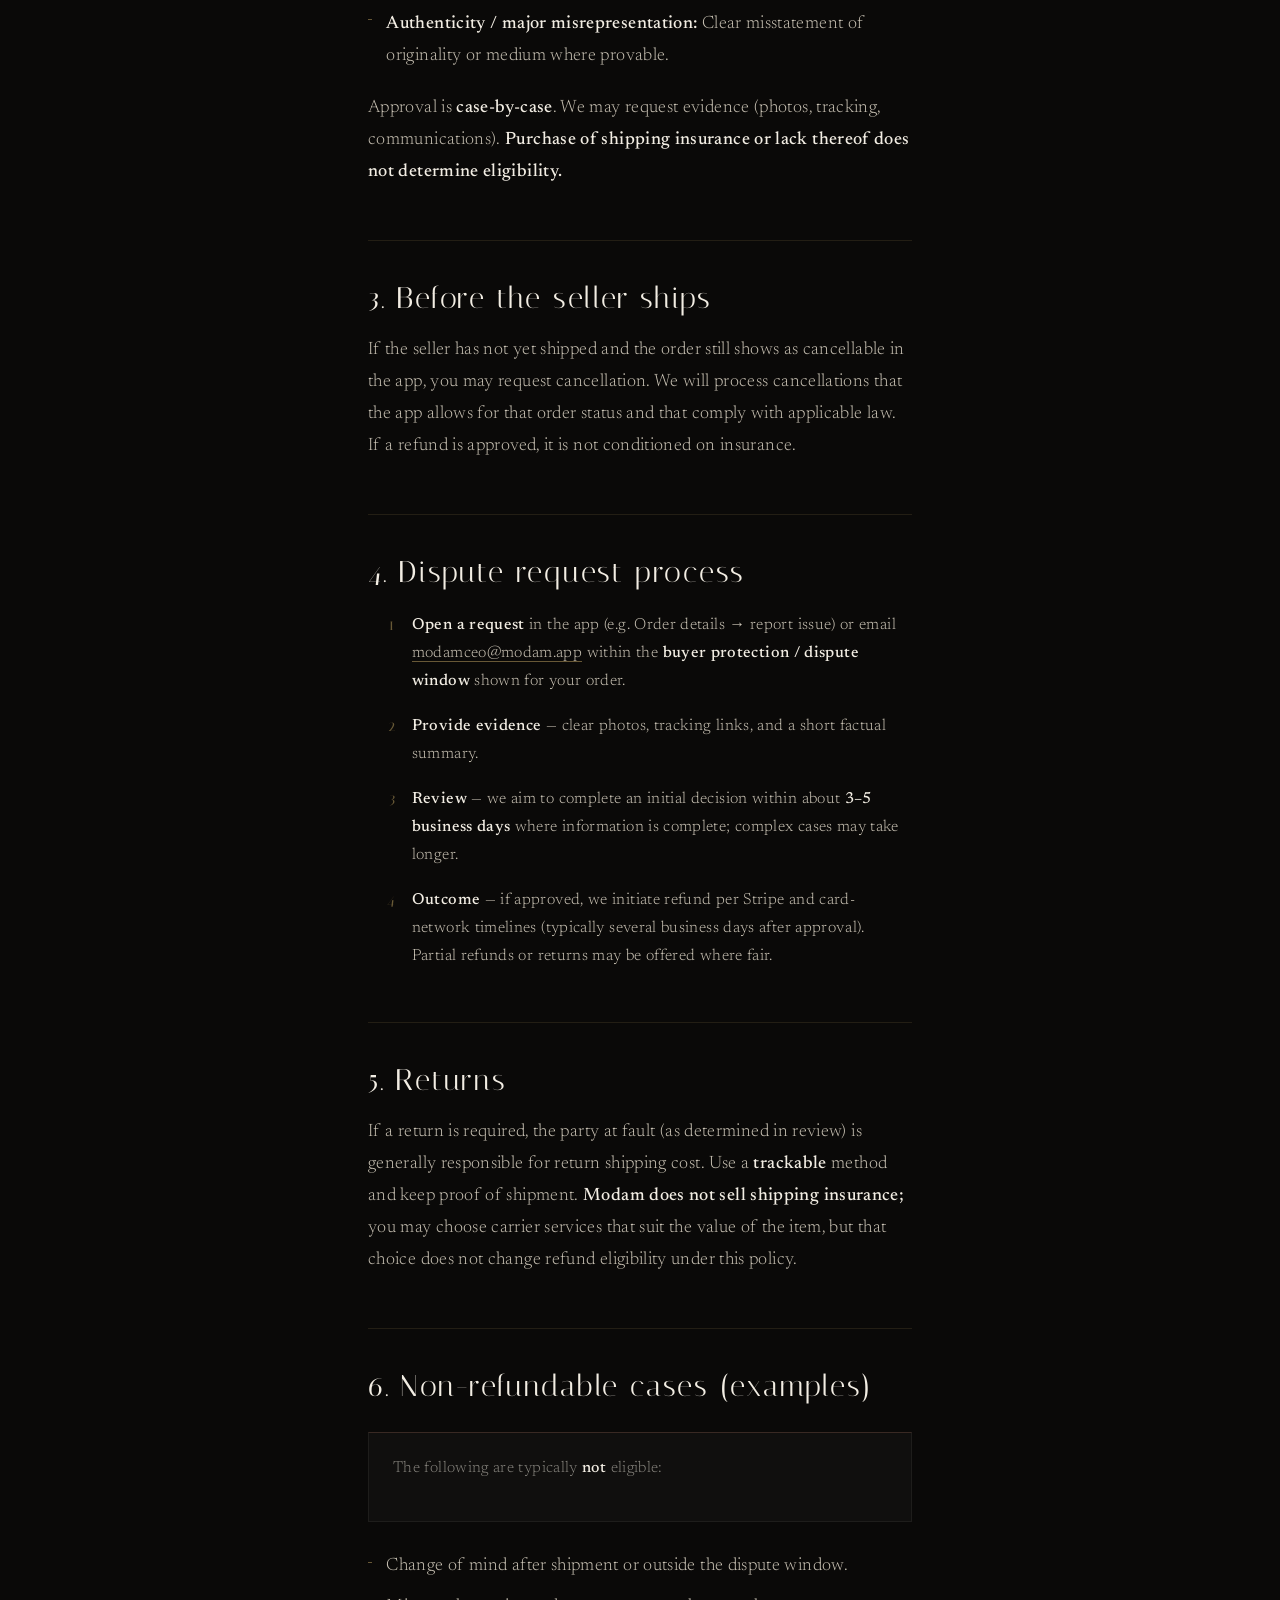
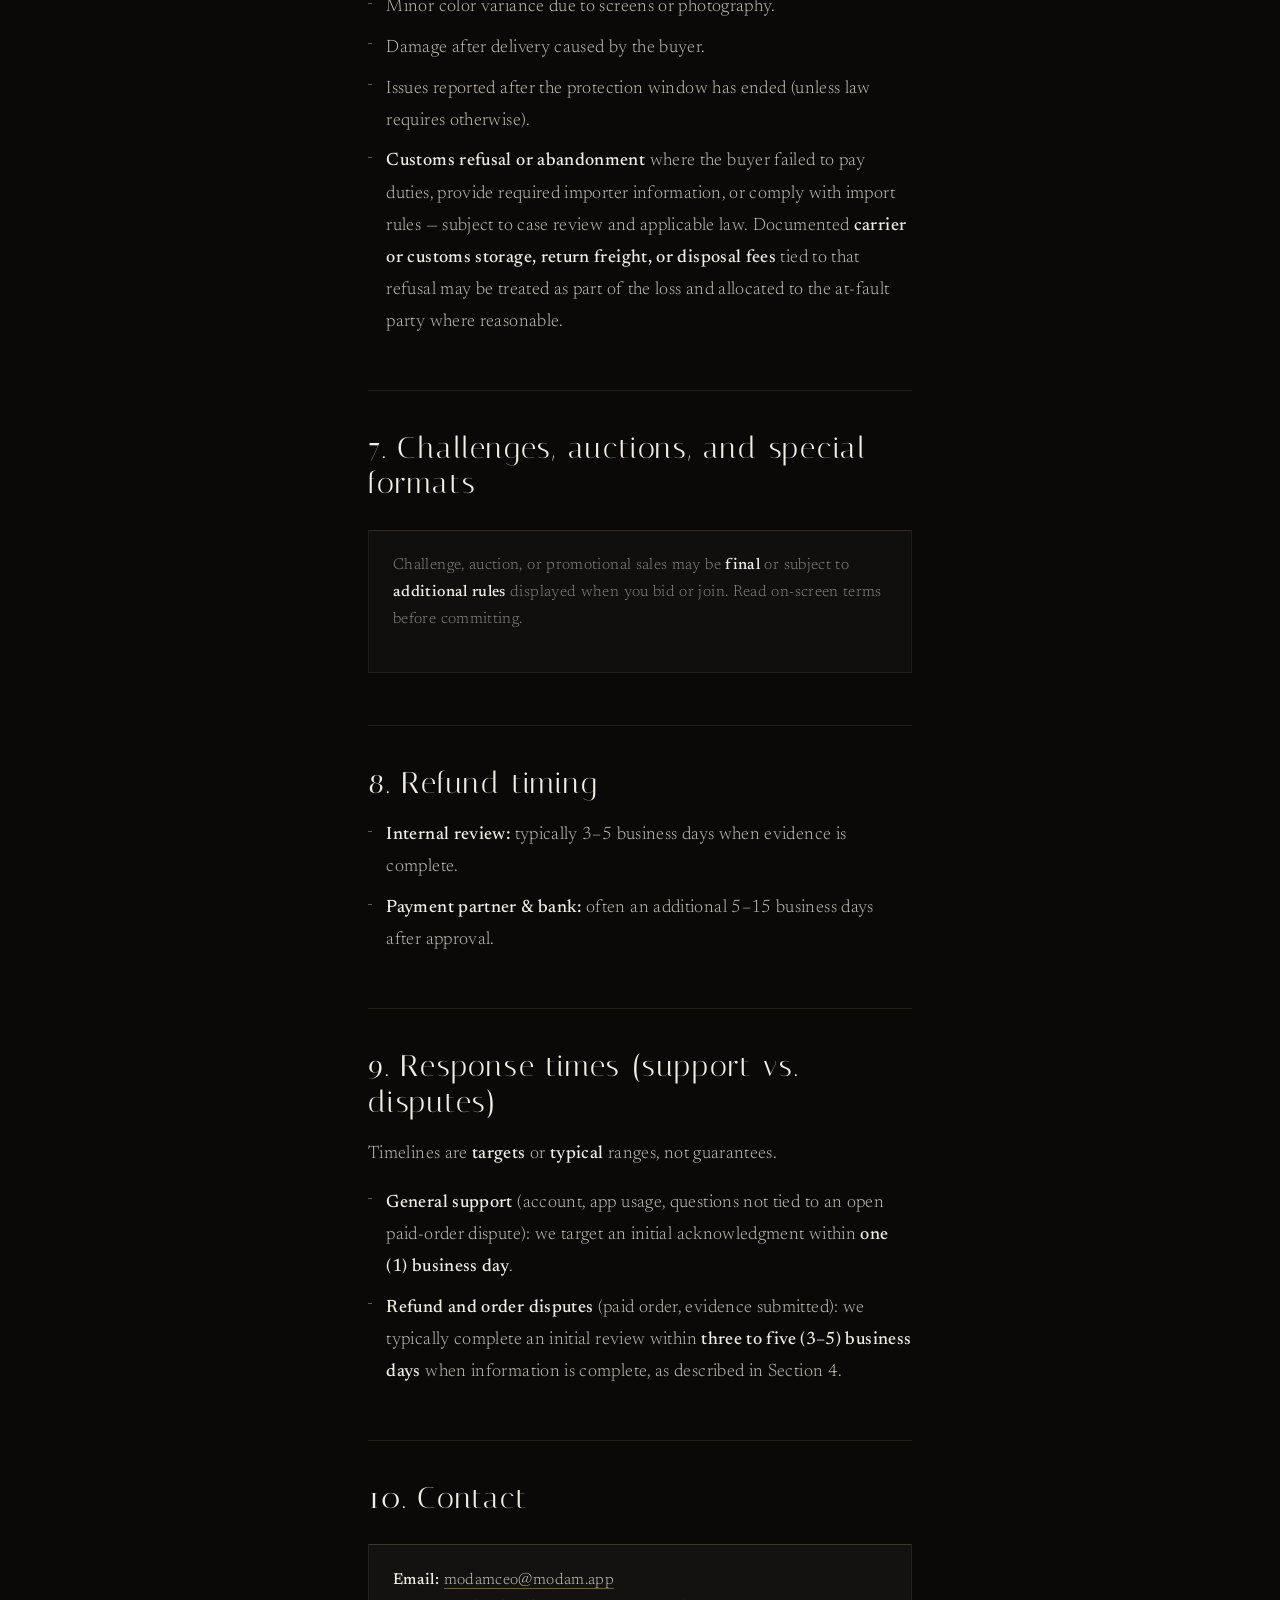
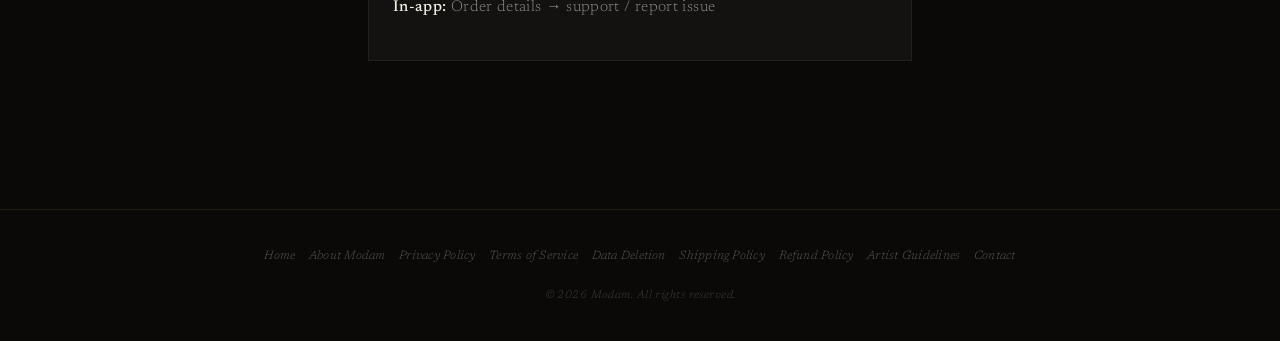
<file: refund-policy.html>
<!DOCTYPE html>
<html lang="en">
<head>
  <meta charset="UTF-8" /><meta name="viewport" content="width=device-width, initial-scale=1.0" />
  <title>Refund Policy — Modam</title>
  <link rel="preconnect" href="https://fonts.googleapis.com" />
  <link rel="preconnect" href="https://fonts.gstatic.com" crossorigin />
  <link href="https://fonts.googleapis.com/css2?family=Italiana&family=Newsreader:ital,opsz,wght@0,6..72,300;0,6..72,400;0,6..72,500;1,6..72,400&display=swap" rel="stylesheet" />
  <link rel="stylesheet" href="modam-docs.css" />
</head>
<body>
<div class="wrap">
<nav class="doc-nav">
  <a class="nav-mark" href="index.html">Modam</a>
  <div class="nav-links">
    <a class="nav-story" href="about-modam.html">Our Story</a>
    <a class="nav-back" href="index.html">Home</a>
  </div>
</nav>

<div class="hero hero--doc">
  <h1>Refund Policy</h1>
  <p class="updated">Last updated: April 3, 2026</p>
</div>

<div class="content">
  <p>This Refund Policy applies to purchases completed through Modam checkout (Stripe). It should be read together with the <a href="terms-of-service.html">Terms of Service</a> and <a href="shipping-policy.html">Shipping Policy</a>.</p>
  <div class="box box-info">
    <p><strong>Payments:</strong> Approved refunds are processed according to Modam’s internal procedures and <strong>Stripe</strong> rules. Timing may depend on the original payment method and your bank.</p>
  </div>

  <h2>1. How Modam checkout works</h2>
  <p>All standard sales use <strong>one checkout flow</strong>: payment is collected through Modam, and funds may be held during a <strong>buyer protection period</strong> as described in the Terms and in the app (commonly about <strong>seven (7) days</strong> after delivery confirmation, or as otherwise shown). There is no separate “direct transaction” path that removes platform protections or this policy.</p>

  <h2>2. Buyer protection &amp; eligible refund reasons</h2>
  <div class="box box-success">
    <p>Within the dispute window shown in the app, you may request Modam’s review for issues such as:</p>
  </div>
  <ul>
    <li><strong>Not as described:</strong> The artwork materially differs from the listing description or representative photos.</li>
    <li><strong>Damage in transit:</strong> Documented damage — report promptly with photos as instructed in the app or by support (typically within <strong>48 hours</strong> of delivery).</li>
    <li><strong>Not received:</strong> No delivery where tracking or facts support a non-delivery claim.</li>
    <li><strong>Authenticity / major misrepresentation:</strong> Clear misstatement of originality or medium where provable.</li>
  </ul>
  <p>Approval is <strong>case-by-case</strong>. We may request evidence (photos, tracking, communications). <strong>Purchase of shipping insurance or lack thereof does not determine eligibility.</strong></p>

  <h2>3. Before the seller ships</h2>
  <p>If the seller has not yet shipped and the order still shows as cancellable in the app, you may request cancellation. We will process cancellations that the app allows for that order status and that comply with applicable law. If a refund is approved, it is not conditioned on insurance.</p>

  <h2>4. Dispute request process</h2>
  <div class="steps">
    <div class="step"><div class="step-num">1</div><div class="step-body"><strong>Open a request</strong> in the app (e.g. Order details → report issue) or email <a href="mailto:modamceo@modam.app">modamceo@modam.app</a> within the <strong>buyer protection / dispute window</strong> shown for your order.</div></div>
    <div class="step"><div class="step-num">2</div><div class="step-body"><strong>Provide evidence</strong> — clear photos, tracking links, and a short factual summary.</div></div>
    <div class="step"><div class="step-num">3</div><div class="step-body"><strong>Review</strong> — we aim to complete an initial decision within about <strong>3–5 business days</strong> where information is complete; complex cases may take longer.</div></div>
    <div class="step"><div class="step-num">4</div><div class="step-body"><strong>Outcome</strong> — if approved, we initiate refund per Stripe and card-network timelines (typically several business days after approval). Partial refunds or returns may be offered where fair.</div></div>
  </div>

  <h2>5. Returns</h2>
  <p>If a return is required, the party at fault (as determined in review) is generally responsible for return shipping cost. Use a <strong>trackable</strong> method and keep proof of shipment. <strong>Modam does not sell shipping insurance;</strong> you may choose carrier services that suit the value of the item, but that choice does not change refund eligibility under this policy.</p>

  <h2>6. Non-refundable cases (examples)</h2>
  <div class="box box-warn">
    <p>The following are typically <strong>not</strong> eligible:</p>
  </div>
  <ul>
    <li>Change of mind after shipment or outside the dispute window.</li>
    <li>Minor color variance due to screens or photography.</li>
    <li>Damage after delivery caused by the buyer.</li>
    <li>Issues reported after the protection window has ended (unless law requires otherwise).</li>
    <li><strong>Customs refusal or abandonment</strong> where the buyer failed to pay duties, provide required importer information, or comply with import rules — subject to case review and applicable law. Documented <strong>carrier or customs storage, return freight, or disposal fees</strong> tied to that refusal may be treated as part of the loss and allocated to the at-fault party where reasonable.</li>
  </ul>

  <h2>7. Challenges, auctions, and special formats</h2>
  <div class="box box-warn">
    <p>Challenge, auction, or promotional sales may be <strong>final</strong> or subject to <strong>additional rules</strong> displayed when you bid or join. Read on-screen terms before committing.</p>
  </div>

  <h2>8. Refund timing</h2>
  <ul>
    <li><strong>Internal review:</strong> typically 3–5 business days when evidence is complete.</li>
    <li><strong>Payment partner &amp; bank:</strong> often an additional 5–15 business days after approval.</li>
  </ul>

  <h2>9. Response times (support vs. disputes)</h2>
  <p>Timelines are <strong>targets</strong> or <strong>typical</strong> ranges, not guarantees.</p>
  <ul>
    <li><strong>General support</strong> (account, app usage, questions not tied to an open paid-order dispute): we target an initial acknowledgment within <strong>one (1) business day</strong>.</li>
    <li><strong>Refund and order disputes</strong> (paid order, evidence submitted): we typically complete an initial review within <strong>three to five (3–5) business days</strong> when information is complete, as described in Section 4.</li>
  </ul>

  <h2>10. Contact</h2>
  <div class="box box-info">
    <p><strong>Email:</strong> <a href="mailto:modamceo@modam.app">modamceo@modam.app</a><br/>
    <strong>In-app:</strong> Order details → support / report issue</p>
  </div>
</div>

<footer class="doc-footer">
  <div class="footer-links">
    <a href="index.html">Home</a>
    <a href="about-modam.html">About Modam</a>
    <a href="privacy-policy.html">Privacy Policy</a>
    <a href="terms-of-service.html">Terms of Service</a>
    <a href="data-deletion.html">Data Deletion</a>
    <a href="shipping-policy.html">Shipping Policy</a>
    <a href="refund-policy.html">Refund Policy</a>
    <a href="artist-guidelines.html">Artist Guidelines</a>
    <a href="mailto:modamceo@modam.app">Contact</a>
  </div>
  <p class="footer-copy">© 2026 Modam. All rights reserved.</p>
</footer>
</div>
</body>
</html>
</file>
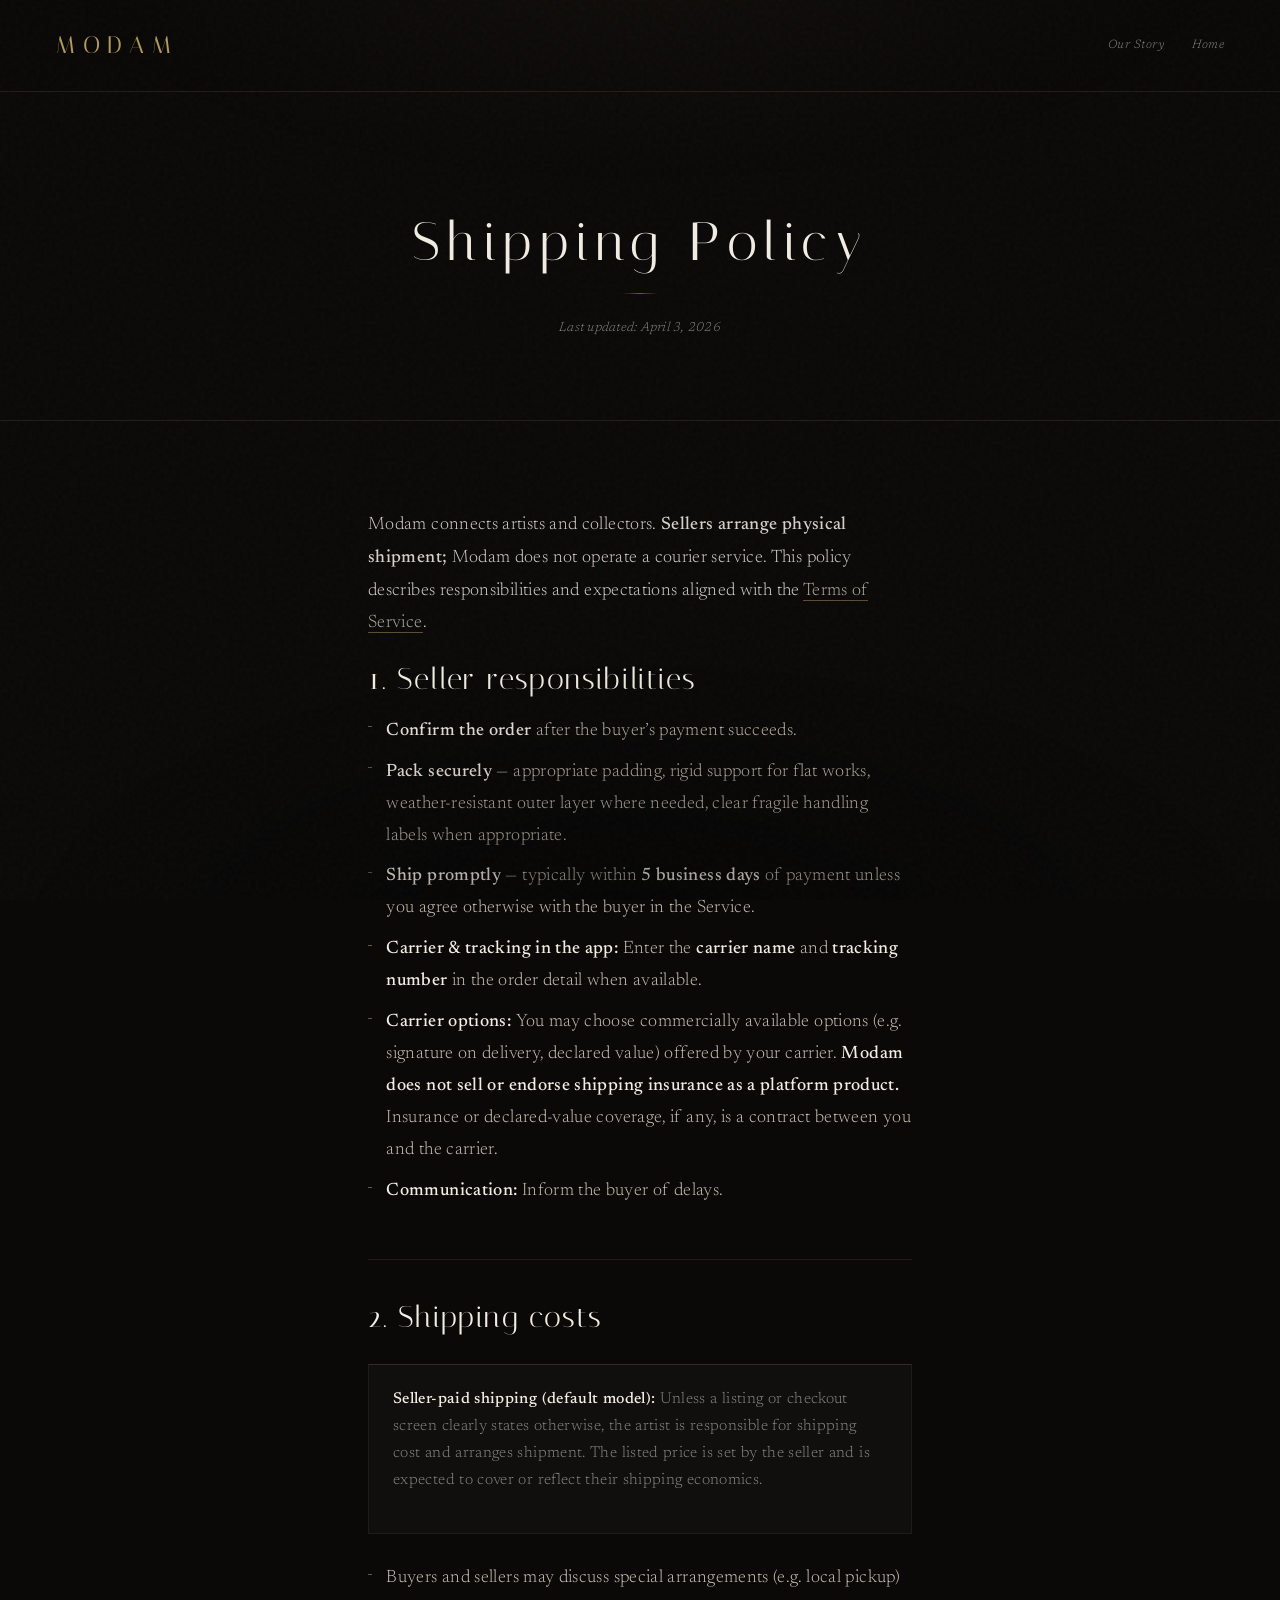
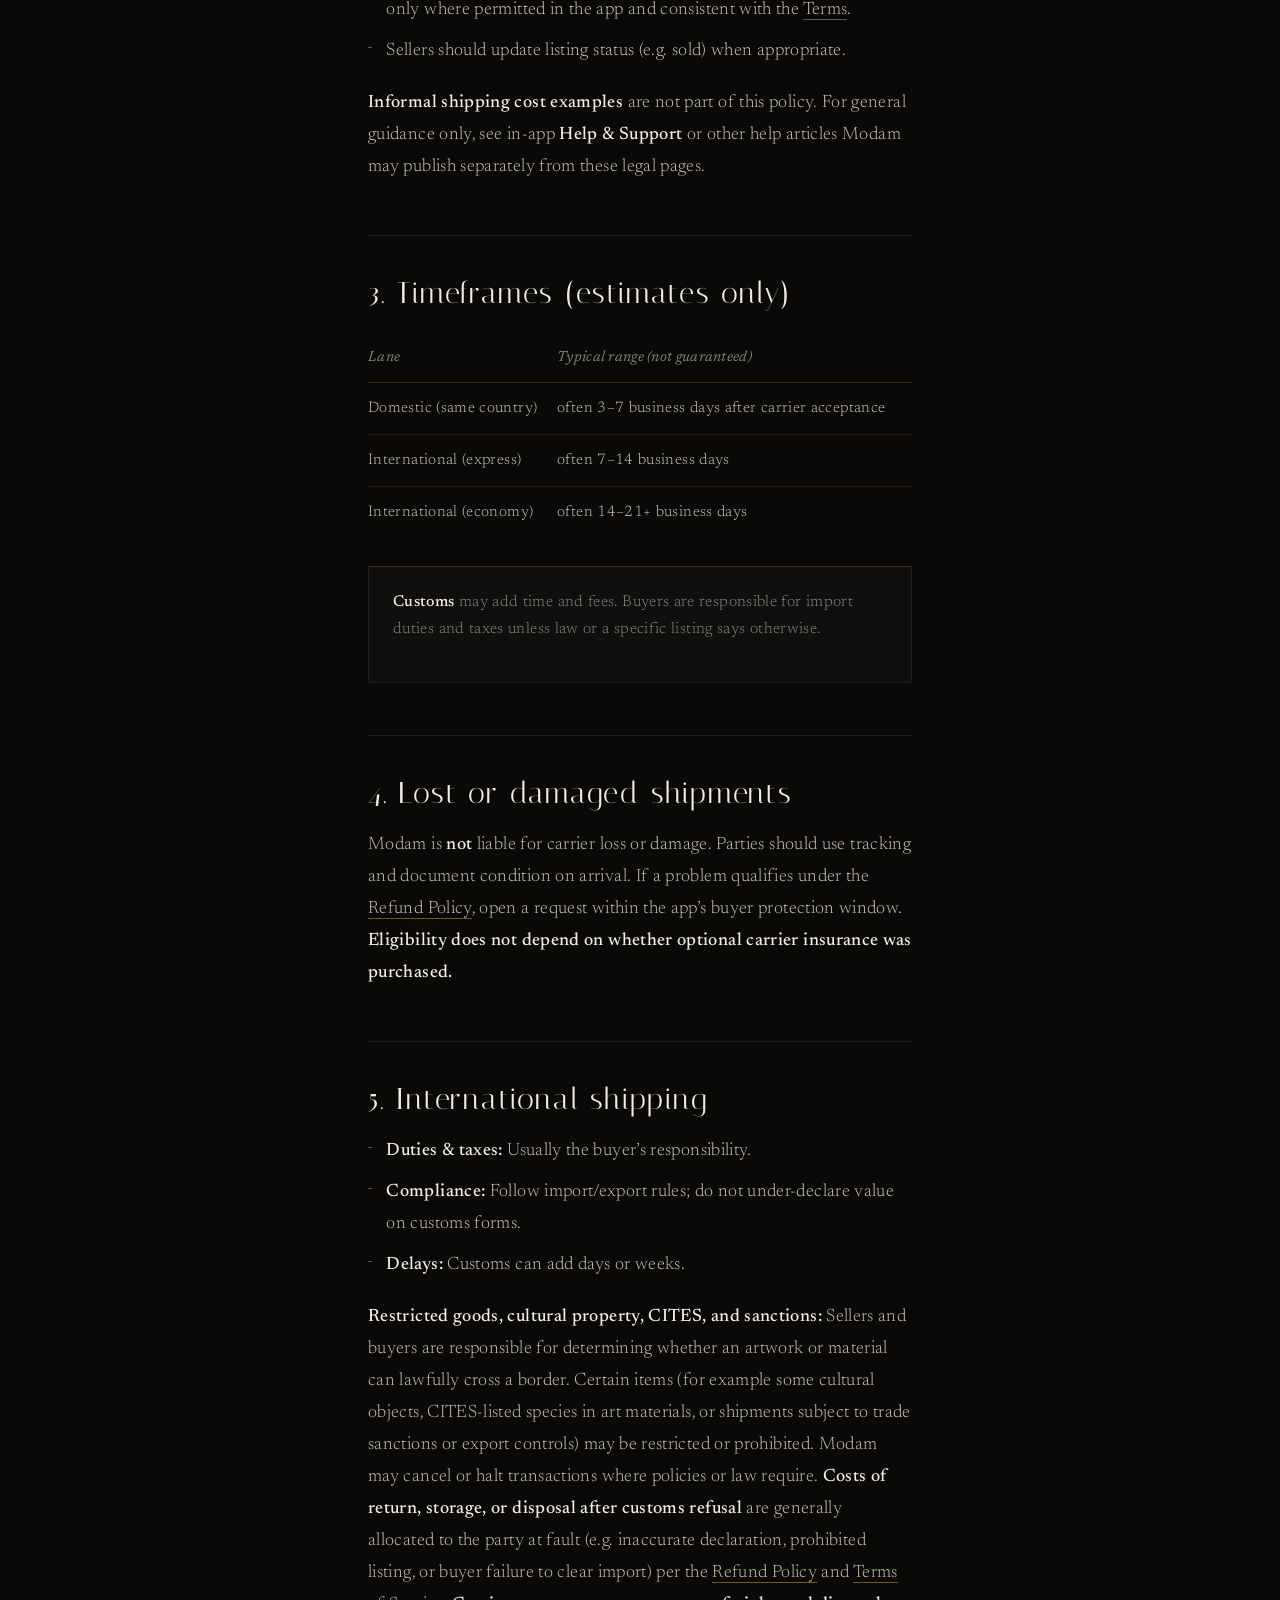
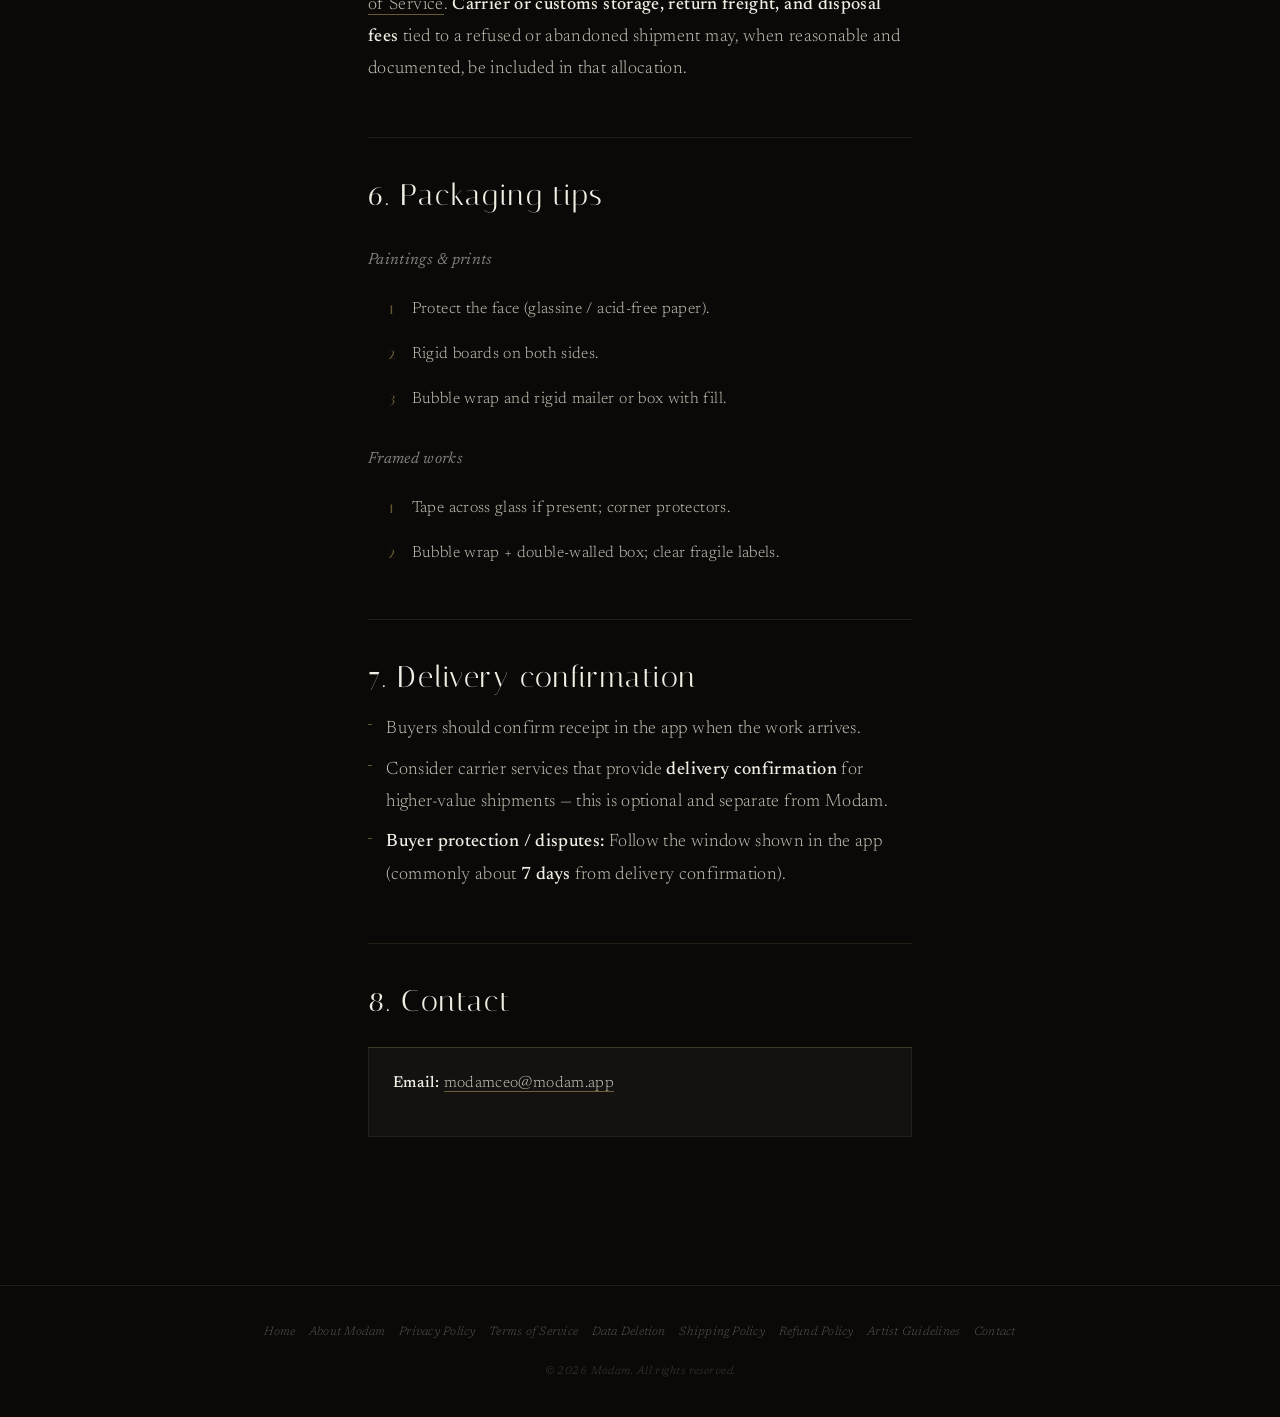
<file: shipping-policy.html>
<!DOCTYPE html>
<html lang="en">
<head>
  <meta charset="UTF-8" /><meta name="viewport" content="width=device-width, initial-scale=1.0" />
  <title>Shipping Policy — Modam</title>
  <link rel="preconnect" href="https://fonts.googleapis.com" />
  <link rel="preconnect" href="https://fonts.gstatic.com" crossorigin />
  <link href="https://fonts.googleapis.com/css2?family=Italiana&family=Newsreader:ital,opsz,wght@0,6..72,300;0,6..72,400;0,6..72,500;1,6..72,400&display=swap" rel="stylesheet" />
  <link rel="stylesheet" href="modam-docs.css" />
</head>
<body>
<div class="wrap">
<nav class="doc-nav">
  <a class="nav-mark" href="index.html">Modam</a>
  <div class="nav-links">
    <a class="nav-story" href="about-modam.html">Our Story</a>
    <a class="nav-back" href="index.html">Home</a>
  </div>
</nav>

<div class="hero hero--doc">
  <h1>Shipping Policy</h1>
  <p class="updated">Last updated: April 3, 2026</p>
</div>

<div class="content">
  <p>Modam connects artists and collectors. <strong>Sellers arrange physical shipment;</strong> Modam does not operate a courier service. This policy describes responsibilities and expectations aligned with the <a href="terms-of-service.html">Terms of Service</a>.</p>

  <h2>1. Seller responsibilities</h2>
  <ul>
    <li><strong>Confirm the order</strong> after the buyer’s payment succeeds.</li>
    <li><strong>Pack securely</strong> — appropriate padding, rigid support for flat works, weather-resistant outer layer where needed, clear fragile handling labels when appropriate.</li>
    <li><strong>Ship promptly</strong> — typically within <strong>5 business days</strong> of payment unless you agree otherwise with the buyer in the Service.</li>
    <li><strong>Carrier &amp; tracking in the app:</strong> Enter the <strong>carrier name</strong> and <strong>tracking number</strong> in the order detail when available.</li>
    <li><strong>Carrier options:</strong> You may choose commercially available options (e.g. signature on delivery, declared value) offered by your carrier. <strong>Modam does not sell or endorse shipping insurance as a platform product.</strong> Insurance or declared-value coverage, if any, is a contract between you and the carrier.</li>
    <li><strong>Communication:</strong> Inform the buyer of delays.</li>
  </ul>

  <h2>2. Shipping costs</h2>
  <div class="box box-warn">
    <p><strong>Seller-paid shipping (default model):</strong> Unless a listing or checkout screen clearly states otherwise, the artist is responsible for shipping cost and arranges shipment. The listed price is set by the seller and is expected to cover or reflect their shipping economics.</p>
  </div>
  <ul>
    <li>Buyers and sellers may discuss special arrangements (e.g. local pickup) only where permitted in the app and consistent with the <a href="terms-of-service.html">Terms</a>.</li>
    <li>Sellers should update listing status (e.g. sold) when appropriate.</li>
  </ul>
  <p><strong>Informal shipping cost examples</strong> are not part of this policy. For general guidance only, see in-app <strong>Help &amp; Support</strong> or other help articles Modam may publish separately from these legal pages.</p>

  <h2>3. Timeframes (estimates only)</h2>
  <table>
    <thead><tr><th>Lane</th><th>Typical range (not guaranteed)</th></tr></thead>
    <tbody>
      <tr><td>Domestic (same country)</td><td>often 3–7 business days after carrier acceptance</td></tr>
      <tr><td>International (express)</td><td>often 7–14 business days</td></tr>
      <tr><td>International (economy)</td><td>often 14–21+ business days</td></tr>
    </tbody>
  </table>
  <div class="box box-warn">
    <p><strong>Customs</strong> may add time and fees. Buyers are responsible for import duties and taxes unless law or a specific listing says otherwise.</p>
  </div>

  <h2>4. Lost or damaged shipments</h2>
  <p>Modam is <strong>not</strong> liable for carrier loss or damage. Parties should use tracking and document condition on arrival. If a problem qualifies under the <a href="refund-policy.html">Refund Policy</a>, open a request within the app’s buyer protection window. <strong>Eligibility does not depend on whether optional carrier insurance was purchased.</strong></p>

  <h2>5. International shipping</h2>
  <ul>
    <li><strong>Duties &amp; taxes:</strong> Usually the buyer’s responsibility.</li>
    <li><strong>Compliance:</strong> Follow import/export rules; do not under-declare value on customs forms.</li>
    <li><strong>Delays:</strong> Customs can add days or weeks.</li>
  </ul>
  <p><strong>Restricted goods, cultural property, CITES, and sanctions:</strong> Sellers and buyers are responsible for determining whether an artwork or material can lawfully cross a border. Certain items (for example some cultural objects, CITES-listed species in art materials, or shipments subject to trade sanctions or export controls) may be restricted or prohibited. Modam may cancel or halt transactions where policies or law require. <strong>Costs of return, storage, or disposal after customs refusal</strong> are generally allocated to the party at fault (e.g. inaccurate declaration, prohibited listing, or buyer failure to clear import) per the <a href="refund-policy.html">Refund Policy</a> and <a href="terms-of-service.html">Terms of Service</a>. <strong>Carrier or customs storage, return freight, and disposal fees</strong> tied to a refused or abandoned shipment may, when reasonable and documented, be included in that allocation.</p>

  <h2>6. Packaging tips</h2>
  <h3>Paintings &amp; prints</h3>
  <div class="steps">
    <div class="step"><div class="step-num">1</div><div class="step-body">Protect the face (glassine / acid-free paper).</div></div>
    <div class="step"><div class="step-num">2</div><div class="step-body">Rigid boards on both sides.</div></div>
    <div class="step"><div class="step-num">3</div><div class="step-body">Bubble wrap and rigid mailer or box with fill.</div></div>
  </div>
  <h3>Framed works</h3>
  <div class="steps">
    <div class="step"><div class="step-num">1</div><div class="step-body">Tape across glass if present; corner protectors.</div></div>
    <div class="step"><div class="step-num">2</div><div class="step-body">Bubble wrap + double-walled box; clear fragile labels.</div></div>
  </div>

  <h2>7. Delivery confirmation</h2>
  <ul>
    <li>Buyers should confirm receipt in the app when the work arrives.</li>
    <li>Consider carrier services that provide <strong>delivery confirmation</strong> for higher-value shipments — this is optional and separate from Modam.</li>
    <li><strong>Buyer protection / disputes:</strong> Follow the window shown in the app (commonly about <strong>7 days</strong> from delivery confirmation).</li>
  </ul>

  <h2>8. Contact</h2>
  <div class="box box-info">
    <p><strong>Email:</strong> <a href="mailto:modamceo@modam.app">modamceo@modam.app</a></p>
  </div>
</div>

<footer class="doc-footer">
  <div class="footer-links">
    <a href="index.html">Home</a>
    <a href="about-modam.html">About Modam</a>
    <a href="privacy-policy.html">Privacy Policy</a>
    <a href="terms-of-service.html">Terms of Service</a>
    <a href="data-deletion.html">Data Deletion</a>
    <a href="shipping-policy.html">Shipping Policy</a>
    <a href="refund-policy.html">Refund Policy</a>
    <a href="artist-guidelines.html">Artist Guidelines</a>
    <a href="mailto:modamceo@modam.app">Contact</a>
  </div>
  <p class="footer-copy">© 2026 Modam. All rights reserved.</p>
</footer>
</div>
</body>
</html>
</file>
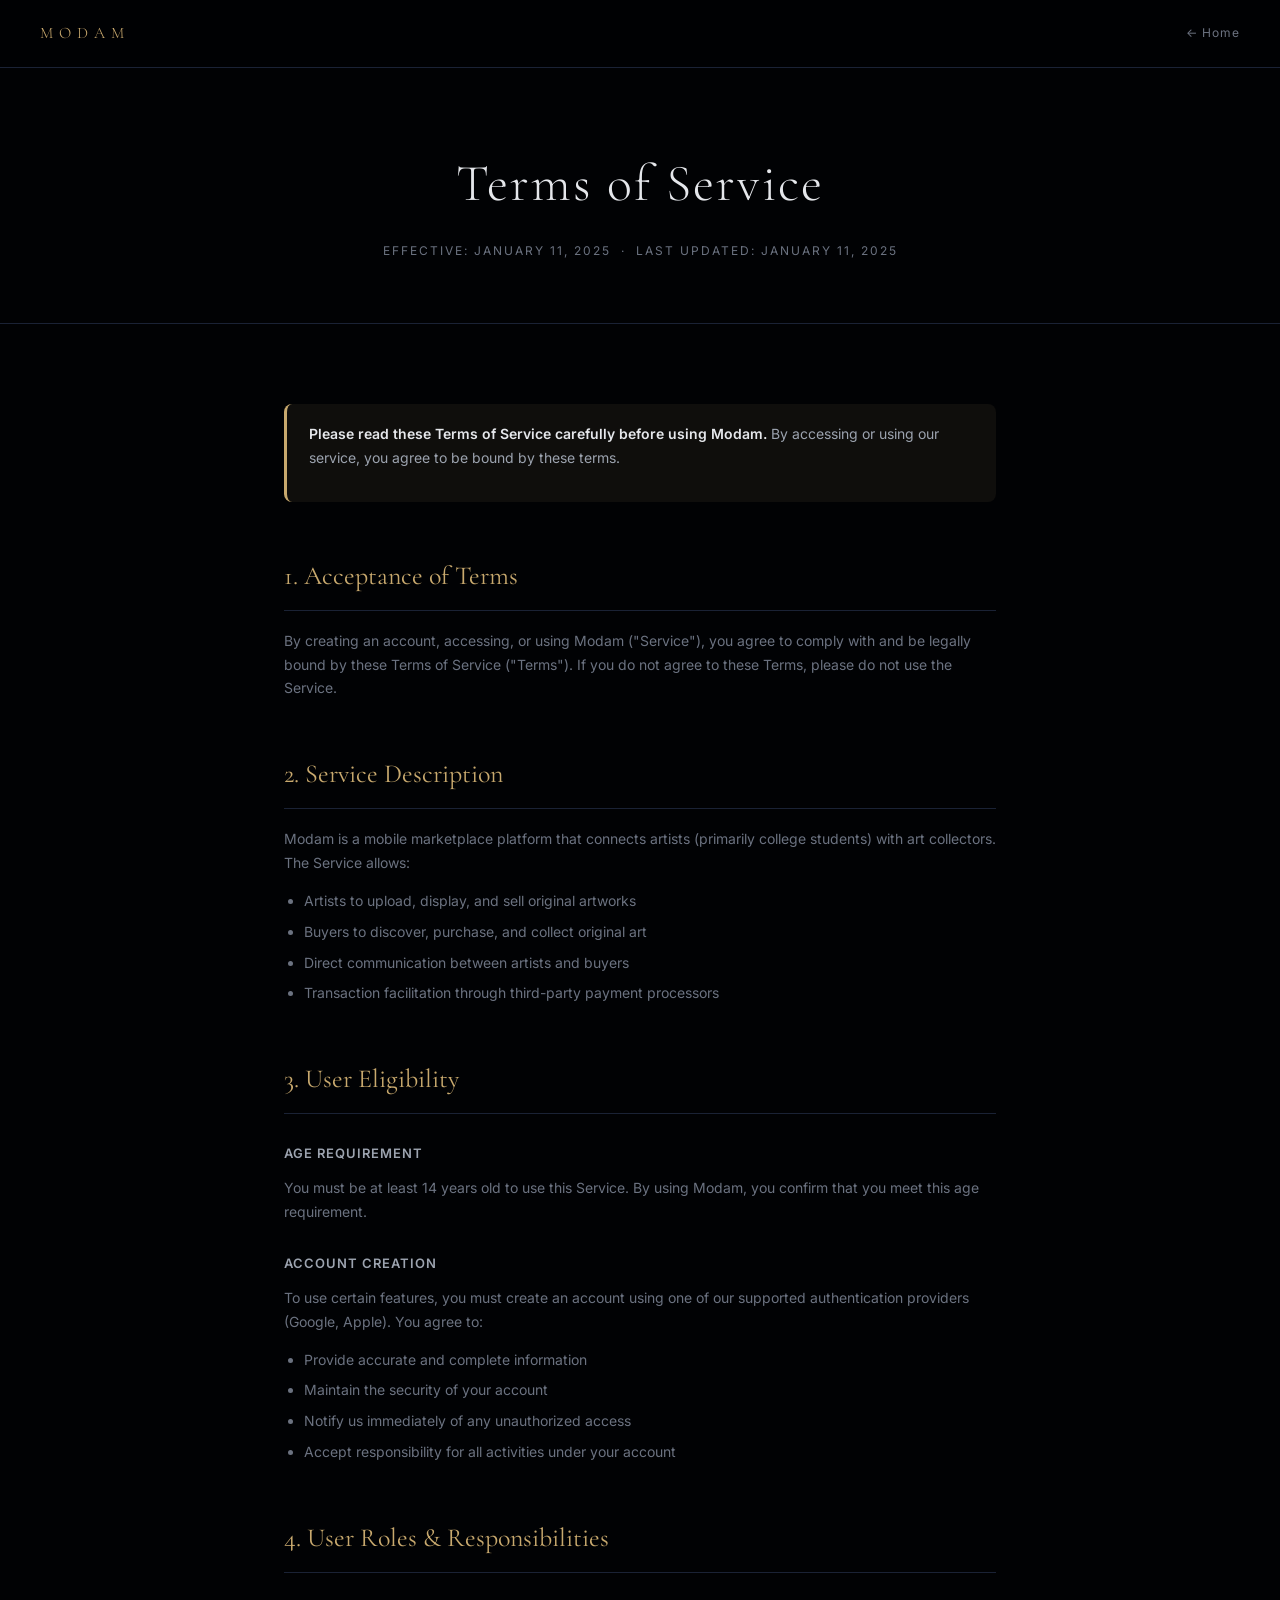
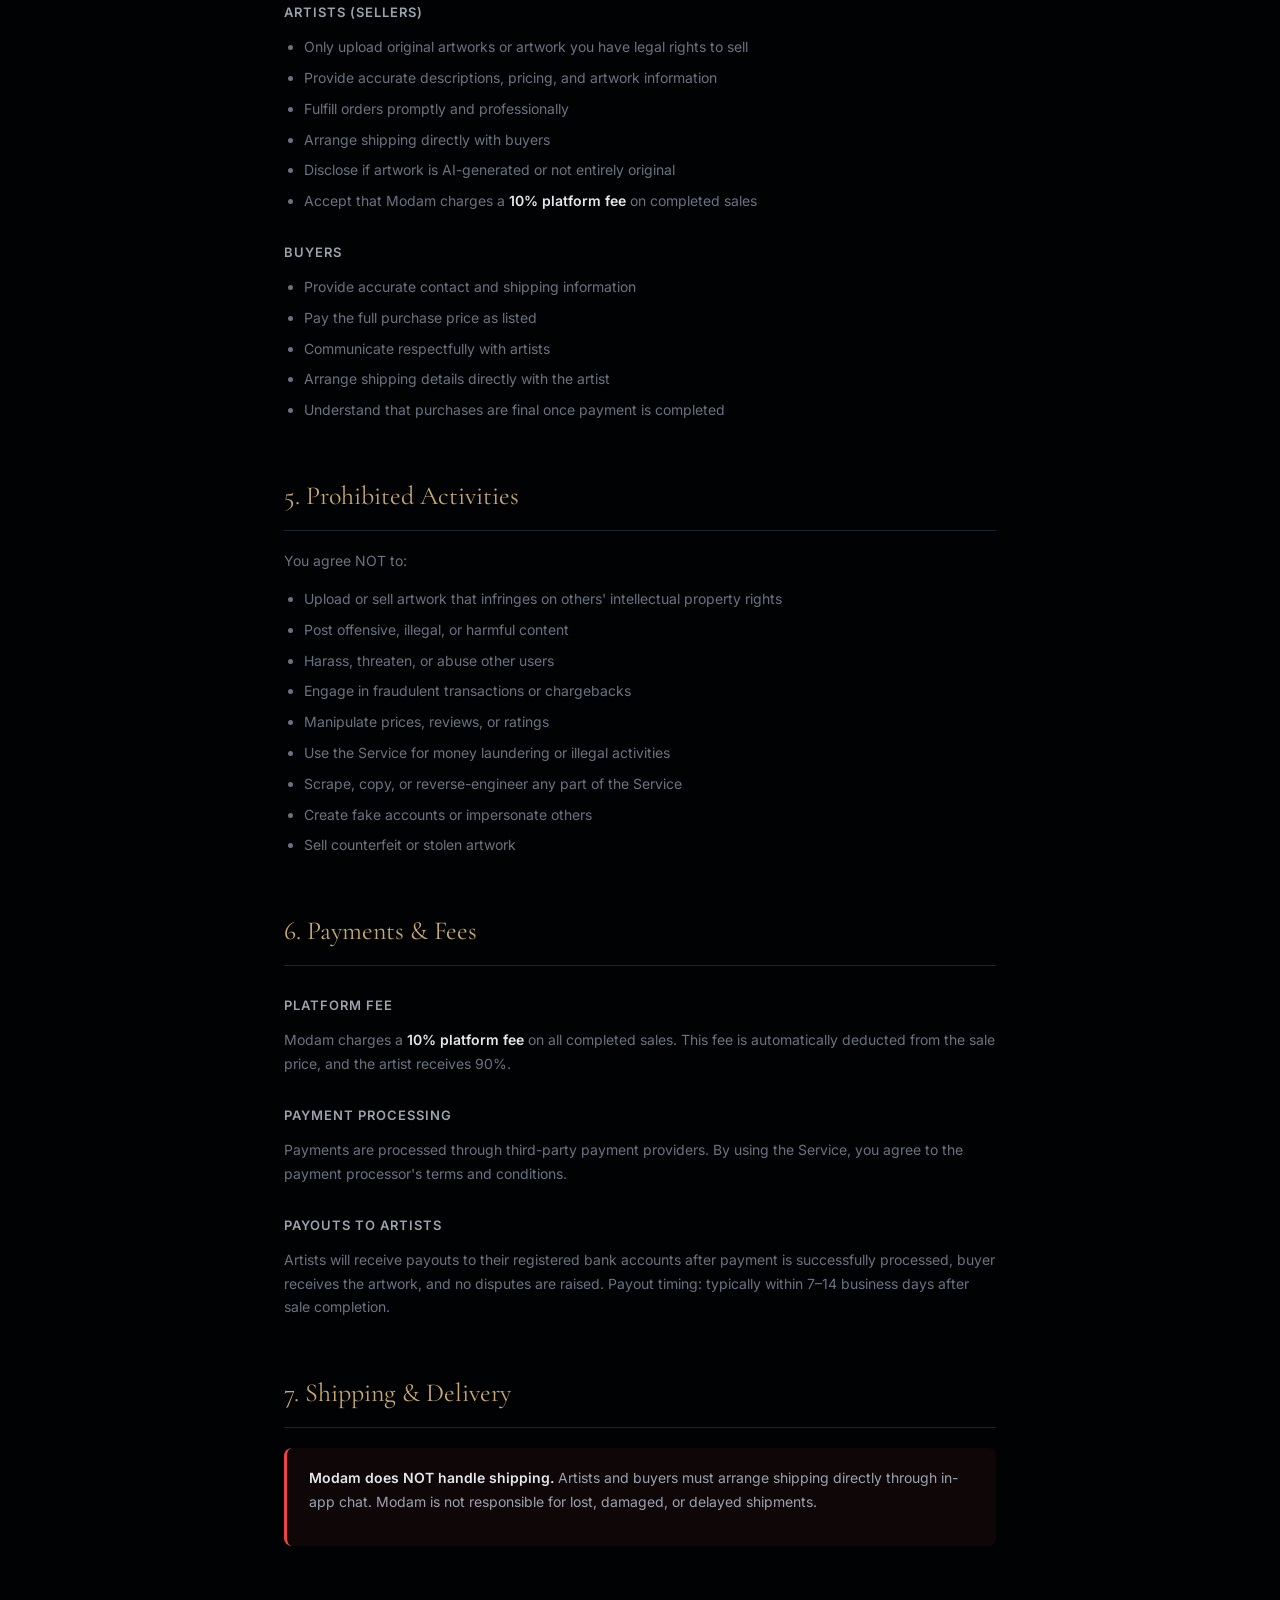
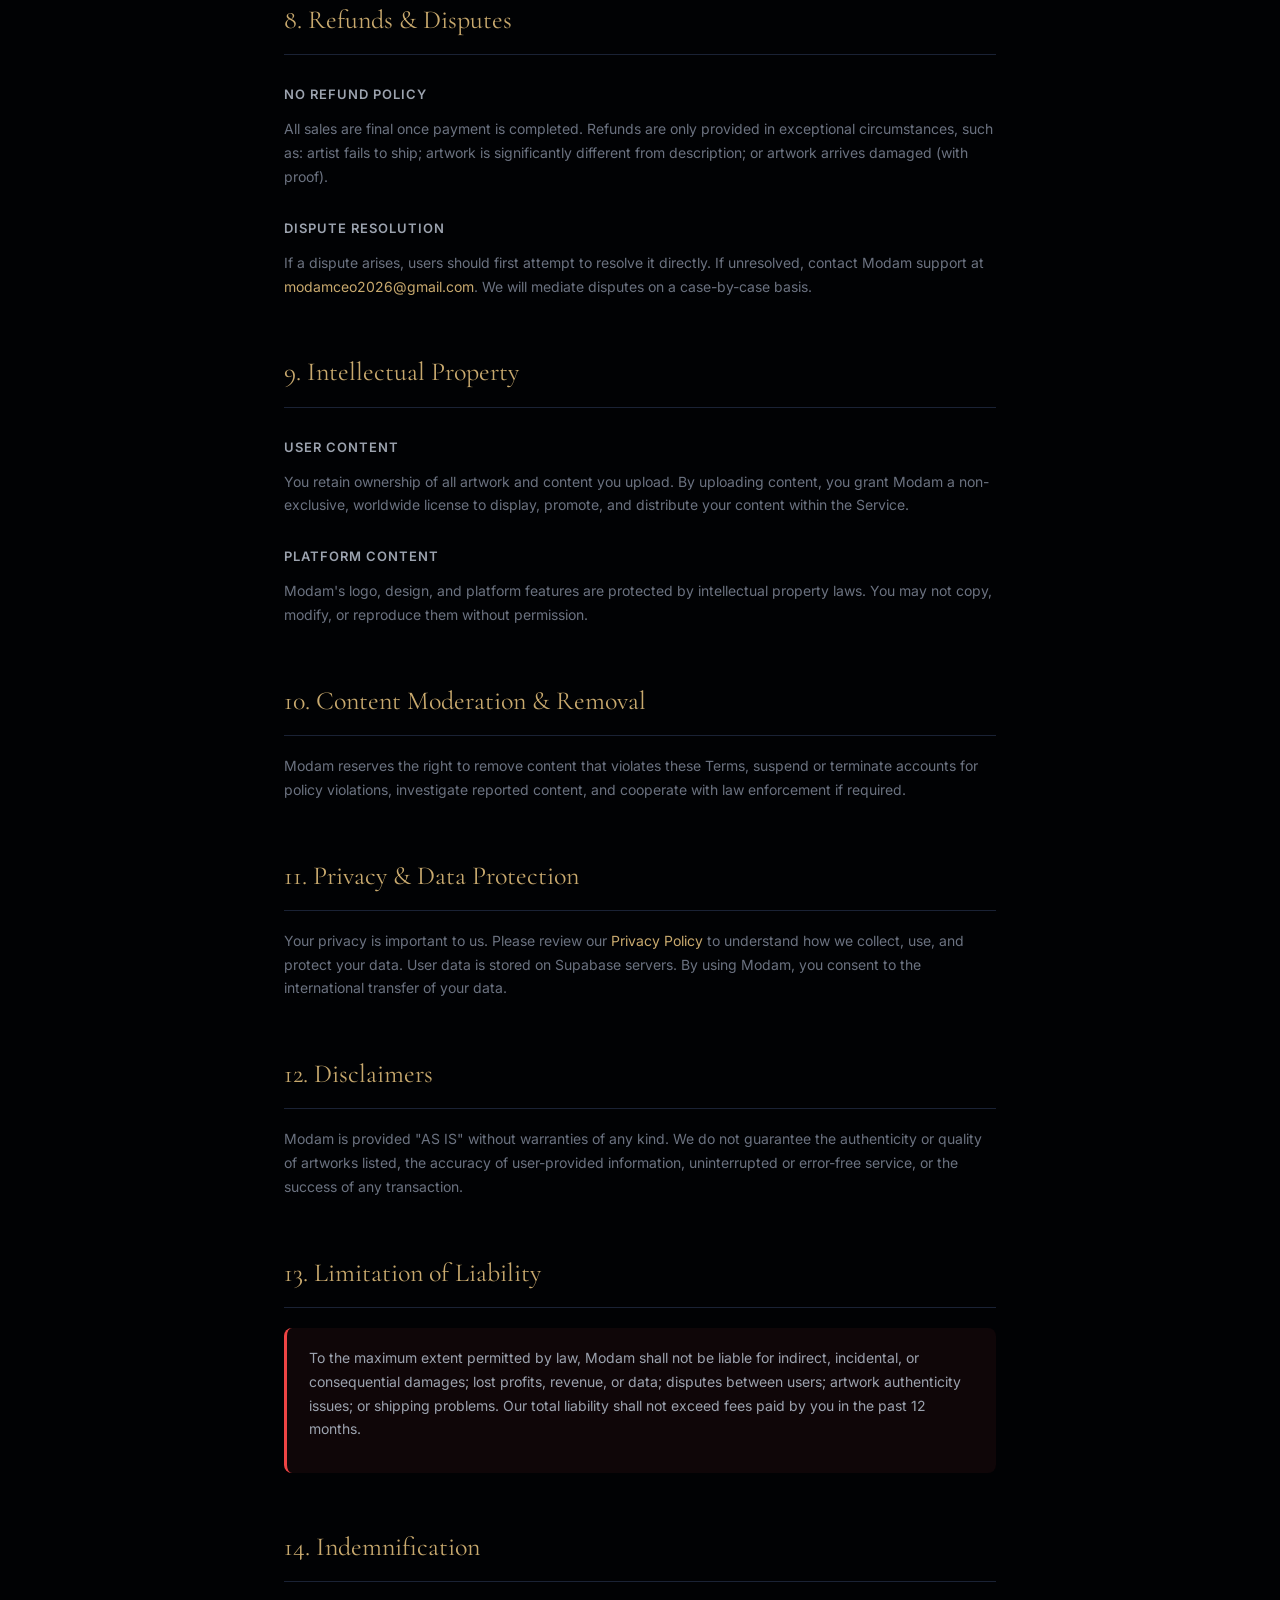
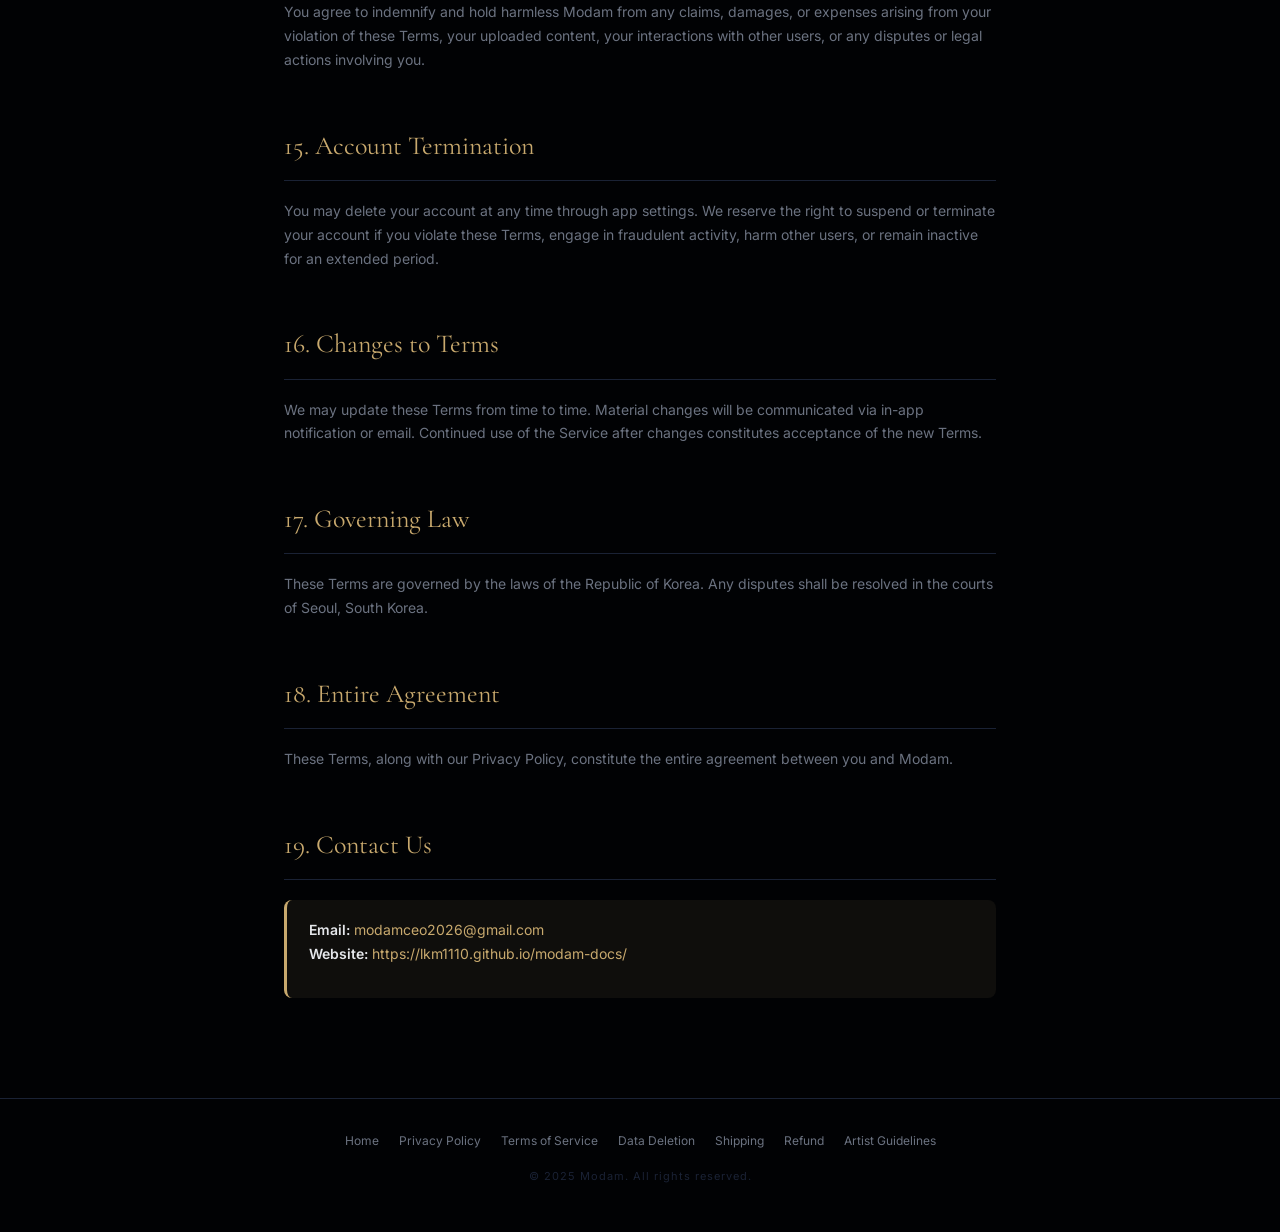
<file: terms-of-service-full.html>
<!DOCTYPE html>
<html lang="en">
<head>
  <meta charset="UTF-8" /><meta name="viewport" content="width=device-width, initial-scale=1.0" />
  <title>Terms of Service (Full) — Modam</title>
  <link rel="preconnect" href="https://fonts.googleapis.com" />
  <link href="https://fonts.googleapis.com/css2?family=Cormorant+Garamond:wght@300;400;600&family=Inter:wght@300;400;500;600&display=swap" rel="stylesheet" />
  <style>
    :root{--gold:#C8A96E;--bg:#010204;--card:#0B0F1A;--border:#1A2235;--text:#E5E7EB;--muted:#6B7280;--muted2:#9CA3AF;}
    *{box-sizing:border-box;margin:0;padding:0;}
    body{background:var(--bg);color:var(--text);font-family:'Inter',sans-serif;line-height:1.7;}
    nav{padding:20px 40px;display:flex;align-items:center;justify-content:space-between;border-bottom:1px solid var(--border);position:sticky;top:0;background:rgba(1,2,4,.92);backdrop-filter:blur(12px);z-index:10;}
    .logo-text{font-family:'Cormorant Garamond',serif;font-size:16px;font-weight:300;letter-spacing:6px;color:var(--gold);text-transform:uppercase;text-decoration:none;}
    .nav-back{font-size:12px;color:var(--muted);text-decoration:none;letter-spacing:1px;transition:color .2s;}
    .nav-back:hover{color:var(--gold);}
    .hero{padding:72px 24px 48px;text-align:center;border-bottom:1px solid var(--border);}
    .hero h1{font-family:'Cormorant Garamond',serif;font-size:clamp(32px,6vw,52px);font-weight:300;letter-spacing:2px;margin-bottom:12px;}
    .hero .updated{font-size:12px;color:var(--muted);letter-spacing:2px;text-transform:uppercase;}
    .content{max-width:760px;margin:0 auto;padding:60px 24px 80px;}
    h2{font-family:'Cormorant Garamond',serif;font-size:26px;font-weight:400;color:var(--gold);margin:52px 0 18px;padding-bottom:12px;border-bottom:1px solid var(--border);}
    h3{font-size:13px;font-weight:600;color:var(--muted2);letter-spacing:1px;text-transform:uppercase;margin:28px 0 12px;}
    p{font-size:14px;color:var(--muted);margin-bottom:14px;}
    ul,ol{margin-left:20px;margin-bottom:14px;}
    li{font-size:14px;color:var(--muted);margin-bottom:7px;}
    strong{color:var(--text);font-weight:600;}
    a{color:var(--gold);text-decoration:none;}
    a:hover{text-decoration:underline;}
    .box{padding:18px 22px;border-radius:8px;margin:20px 0;border-left:3px solid;}
    .box-info{background:rgba(200,169,110,.07);border-color:var(--gold);}
    .box-warn{background:rgba(239,68,68,.06);border-color:#EF4444;}
    .box p,.box li{color:var(--muted2);}
    footer{border-top:1px solid var(--border);padding:32px 24px;text-align:center;}
    .footer-links{display:flex;justify-content:center;flex-wrap:wrap;gap:8px 20px;margin-bottom:16px;}
    .footer-links a{font-size:12px;color:var(--muted);text-decoration:none;transition:color .2s;}
    .footer-links a:hover{color:var(--gold);}
    .footer-copy{font-size:11px;color:var(--border);letter-spacing:1px;}
    @media(max-width:600px){nav{padding:16px 20px;}.content{padding:40px 16px 60px;}}
  </style>
</head>
<body>
<nav>
  <a class="logo-text" href="index.html">Modam</a>
  <a class="nav-back" href="index.html">← Home</a>
</nav>

<div class="hero">
  <h1>Terms of Service</h1>
  <p class="updated">Effective: January 11, 2025 &nbsp;·&nbsp; Last Updated: January 11, 2025</p>
</div>

<div class="content">
  <div class="box box-info">
    <p><strong>Please read these Terms of Service carefully before using Modam.</strong> By accessing or using our service, you agree to be bound by these terms.</p>
  </div>

  <h2>1. Acceptance of Terms</h2>
  <p>By creating an account, accessing, or using Modam ("Service"), you agree to comply with and be legally bound by these Terms of Service ("Terms"). If you do not agree to these Terms, please do not use the Service.</p>

  <h2>2. Service Description</h2>
  <p>Modam is a mobile marketplace platform that connects artists (primarily college students) with art collectors. The Service allows:</p>
  <ul>
    <li>Artists to upload, display, and sell original artworks</li>
    <li>Buyers to discover, purchase, and collect original art</li>
    <li>Direct communication between artists and buyers</li>
    <li>Transaction facilitation through third-party payment processors</li>
  </ul>

  <h2>3. User Eligibility</h2>
  <h3>Age Requirement</h3>
  <p>You must be at least 14 years old to use this Service. By using Modam, you confirm that you meet this age requirement.</p>
  <h3>Account Creation</h3>
  <p>To use certain features, you must create an account using one of our supported authentication providers (Google, Apple). You agree to:</p>
  <ul>
    <li>Provide accurate and complete information</li>
    <li>Maintain the security of your account</li>
    <li>Notify us immediately of any unauthorized access</li>
    <li>Accept responsibility for all activities under your account</li>
  </ul>

  <h2>4. User Roles & Responsibilities</h2>
  <h3>Artists (Sellers)</h3>
  <ul>
    <li>Only upload original artworks or artwork you have legal rights to sell</li>
    <li>Provide accurate descriptions, pricing, and artwork information</li>
    <li>Fulfill orders promptly and professionally</li>
    <li>Arrange shipping directly with buyers</li>
    <li>Disclose if artwork is AI-generated or not entirely original</li>
    <li>Accept that Modam charges a <strong>10% platform fee</strong> on completed sales</li>
  </ul>
  <h3>Buyers</h3>
  <ul>
    <li>Provide accurate contact and shipping information</li>
    <li>Pay the full purchase price as listed</li>
    <li>Communicate respectfully with artists</li>
    <li>Arrange shipping details directly with the artist</li>
    <li>Understand that purchases are final once payment is completed</li>
  </ul>

  <h2>5. Prohibited Activities</h2>
  <p>You agree NOT to:</p>
  <ul>
    <li>Upload or sell artwork that infringes on others' intellectual property rights</li>
    <li>Post offensive, illegal, or harmful content</li>
    <li>Harass, threaten, or abuse other users</li>
    <li>Engage in fraudulent transactions or chargebacks</li>
    <li>Manipulate prices, reviews, or ratings</li>
    <li>Use the Service for money laundering or illegal activities</li>
    <li>Scrape, copy, or reverse-engineer any part of the Service</li>
    <li>Create fake accounts or impersonate others</li>
    <li>Sell counterfeit or stolen artwork</li>
  </ul>

  <h2>6. Payments & Fees</h2>
  <h3>Platform Fee</h3>
  <p>Modam charges a <strong>10% platform fee</strong> on all completed sales. This fee is automatically deducted from the sale price, and the artist receives 90%.</p>
  <h3>Payment Processing</h3>
  <p>Payments are processed through third-party payment providers. By using the Service, you agree to the payment processor's terms and conditions.</p>
  <h3>Payouts to Artists</h3>
  <p>Artists will receive payouts to their registered bank accounts after payment is successfully processed, buyer receives the artwork, and no disputes are raised. Payout timing: typically within 7–14 business days after sale completion.</p>

  <h2>7. Shipping & Delivery</h2>
  <div class="box box-warn">
    <p><strong>Modam does NOT handle shipping.</strong> Artists and buyers must arrange shipping directly through in-app chat. Modam is not responsible for lost, damaged, or delayed shipments.</p>
  </div>

  <h2>8. Refunds & Disputes</h2>
  <h3>No Refund Policy</h3>
  <p>All sales are final once payment is completed. Refunds are only provided in exceptional circumstances, such as: artist fails to ship; artwork is significantly different from description; or artwork arrives damaged (with proof).</p>
  <h3>Dispute Resolution</h3>
  <p>If a dispute arises, users should first attempt to resolve it directly. If unresolved, contact Modam support at <a href="mailto:modamceo2026@gmail.com">modamceo2026@gmail.com</a>. We will mediate disputes on a case-by-case basis.</p>

  <h2>9. Intellectual Property</h2>
  <h3>User Content</h3>
  <p>You retain ownership of all artwork and content you upload. By uploading content, you grant Modam a non-exclusive, worldwide license to display, promote, and distribute your content within the Service.</p>
  <h3>Platform Content</h3>
  <p>Modam's logo, design, and platform features are protected by intellectual property laws. You may not copy, modify, or reproduce them without permission.</p>

  <h2>10. Content Moderation & Removal</h2>
  <p>Modam reserves the right to remove content that violates these Terms, suspend or terminate accounts for policy violations, investigate reported content, and cooperate with law enforcement if required.</p>

  <h2>11. Privacy & Data Protection</h2>
  <p>Your privacy is important to us. Please review our <a href="privacy-policy.html">Privacy Policy</a> to understand how we collect, use, and protect your data. User data is stored on Supabase servers. By using Modam, you consent to the international transfer of your data.</p>

  <h2>12. Disclaimers</h2>
  <p>Modam is provided "AS IS" without warranties of any kind. We do not guarantee the authenticity or quality of artworks listed, the accuracy of user-provided information, uninterrupted or error-free service, or the success of any transaction.</p>

  <h2>13. Limitation of Liability</h2>
  <div class="box box-warn">
    <p>To the maximum extent permitted by law, Modam shall not be liable for indirect, incidental, or consequential damages; lost profits, revenue, or data; disputes between users; artwork authenticity issues; or shipping problems. Our total liability shall not exceed fees paid by you in the past 12 months.</p>
  </div>

  <h2>14. Indemnification</h2>
  <p>You agree to indemnify and hold harmless Modam from any claims, damages, or expenses arising from your violation of these Terms, your uploaded content, your interactions with other users, or any disputes or legal actions involving you.</p>

  <h2>15. Account Termination</h2>
  <p>You may delete your account at any time through app settings. We reserve the right to suspend or terminate your account if you violate these Terms, engage in fraudulent activity, harm other users, or remain inactive for an extended period.</p>

  <h2>16. Changes to Terms</h2>
  <p>We may update these Terms from time to time. Material changes will be communicated via in-app notification or email. Continued use of the Service after changes constitutes acceptance of the new Terms.</p>

  <h2>17. Governing Law</h2>
  <p>These Terms are governed by the laws of the Republic of Korea. Any disputes shall be resolved in the courts of Seoul, South Korea.</p>

  <h2>18. Entire Agreement</h2>
  <p>These Terms, along with our Privacy Policy, constitute the entire agreement between you and Modam.</p>

  <h2>19. Contact Us</h2>
  <div class="box box-info">
    <p><strong>Email:</strong> <a href="mailto:modamceo2026@gmail.com">modamceo2026@gmail.com</a><br/>
    <strong>Website:</strong> <a href="https://lkm1110.github.io/modam-docs/">https://lkm1110.github.io/modam-docs/</a></p>
  </div>
</div>

<footer>
  <div class="footer-links">
    <a href="index.html">Home</a>
    <a href="privacy-policy.html">Privacy Policy</a>
    <a href="terms-of-service.html">Terms of Service</a>
    <a href="data-deletion.html">Data Deletion</a>
    <a href="docs/shipping-policy.html">Shipping</a>
    <a href="docs/refund-policy.html">Refund</a>
    <a href="docs/artist-guidelines.html">Artist Guidelines</a>
  </div>
  <p class="footer-copy">© 2025 Modam. All rights reserved.</p>
</footer>
</body>
</html>
</file>
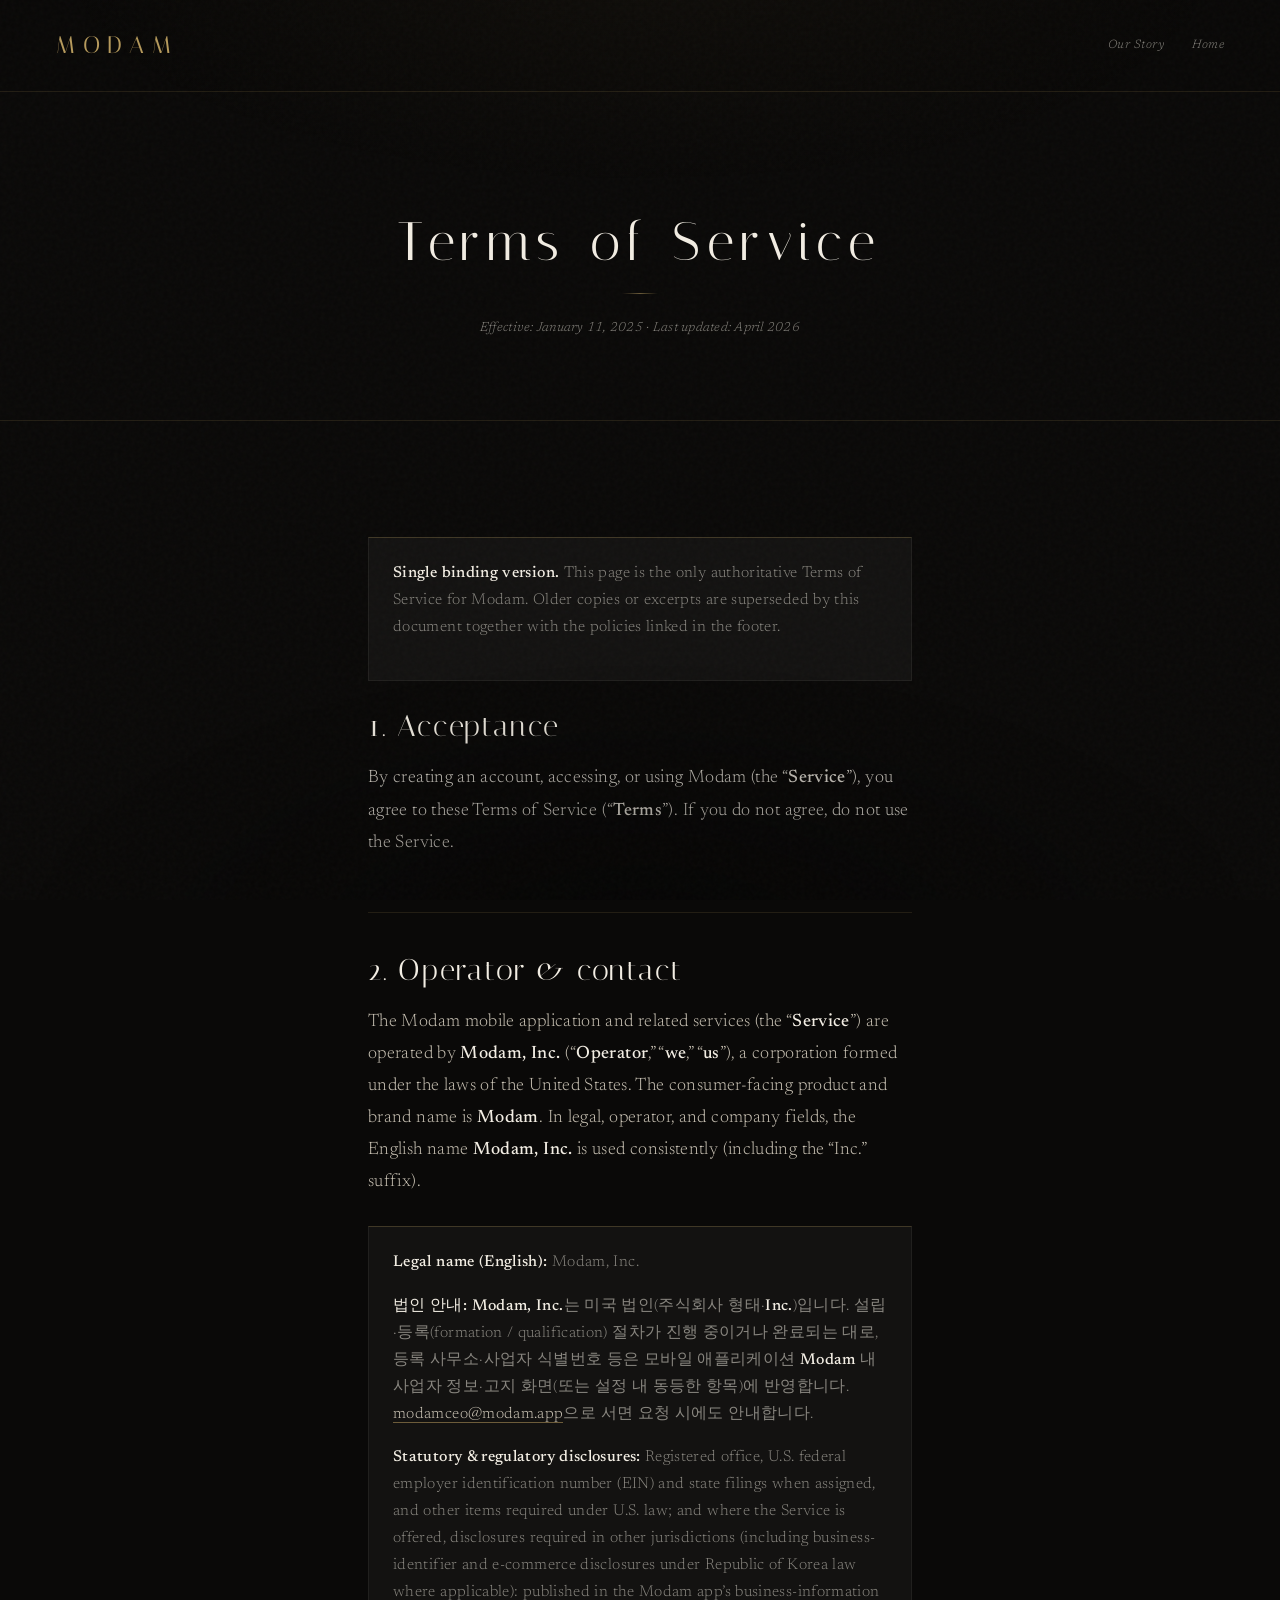
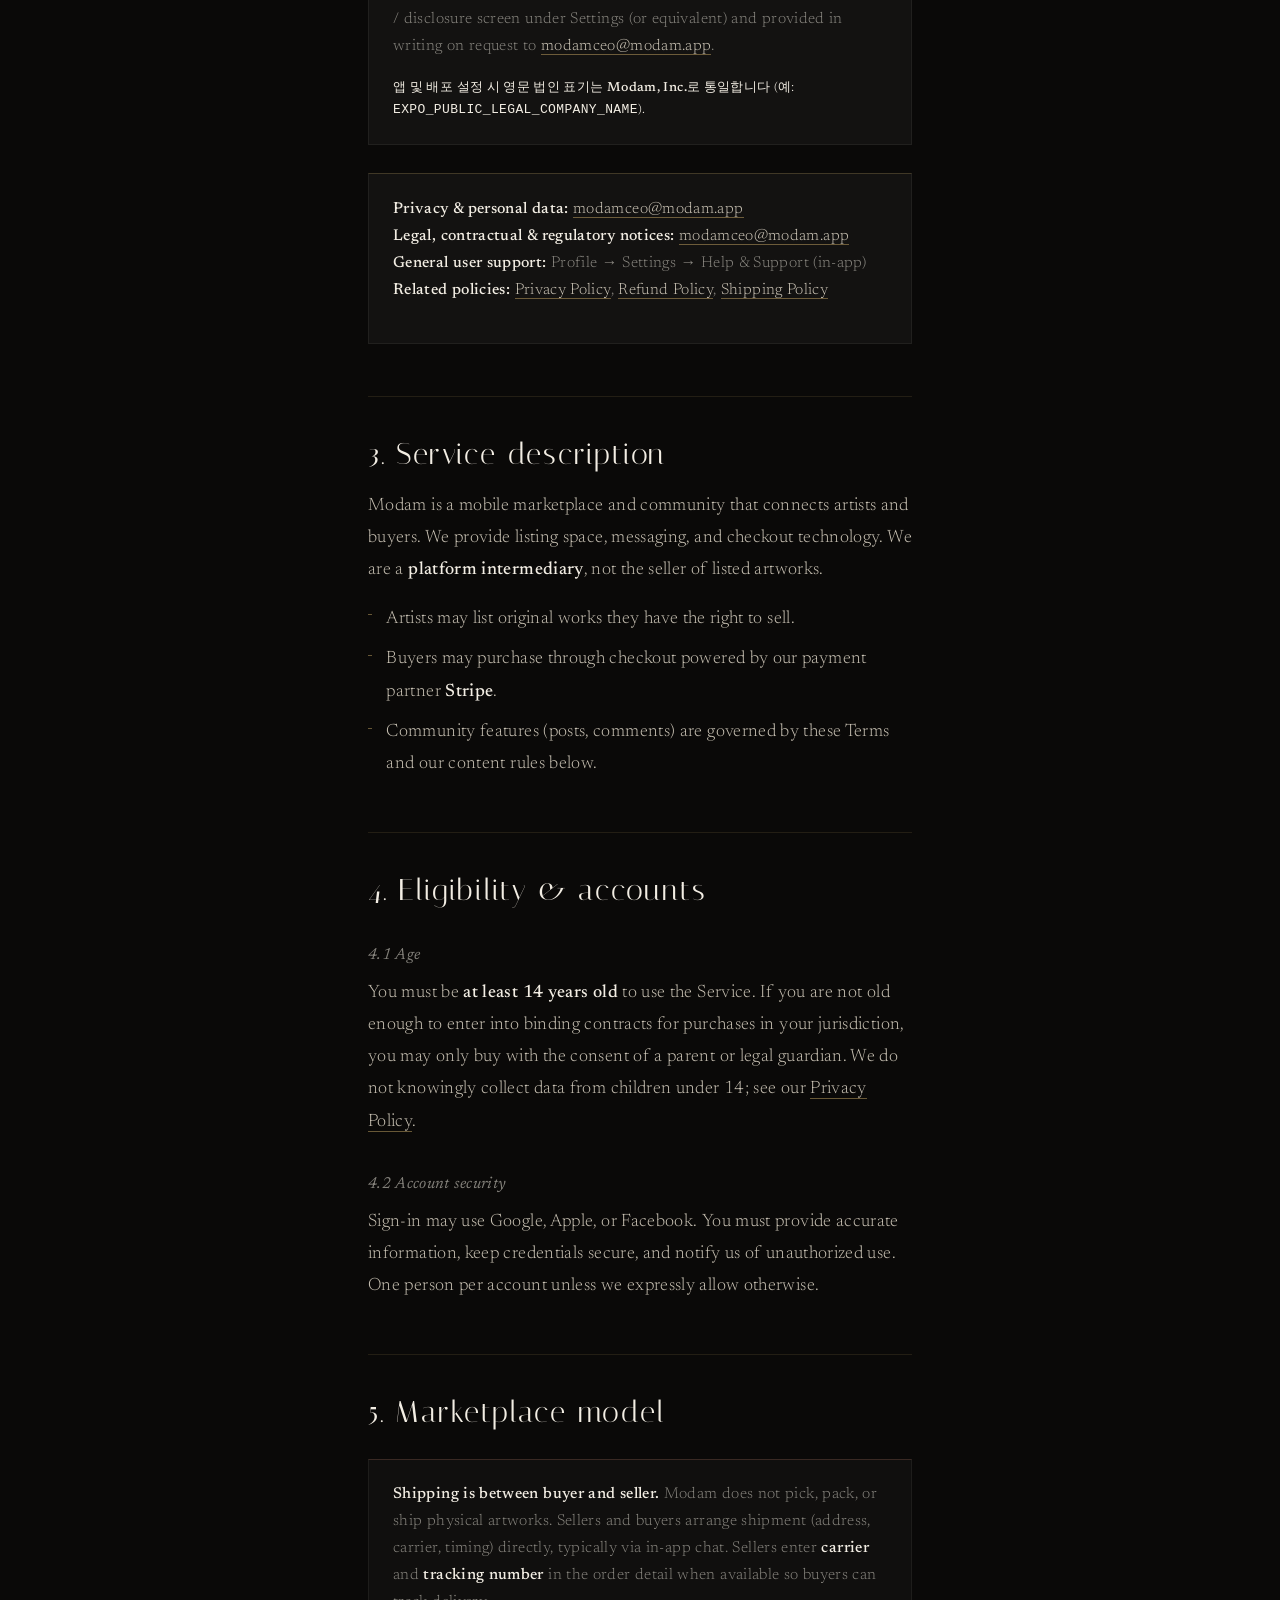
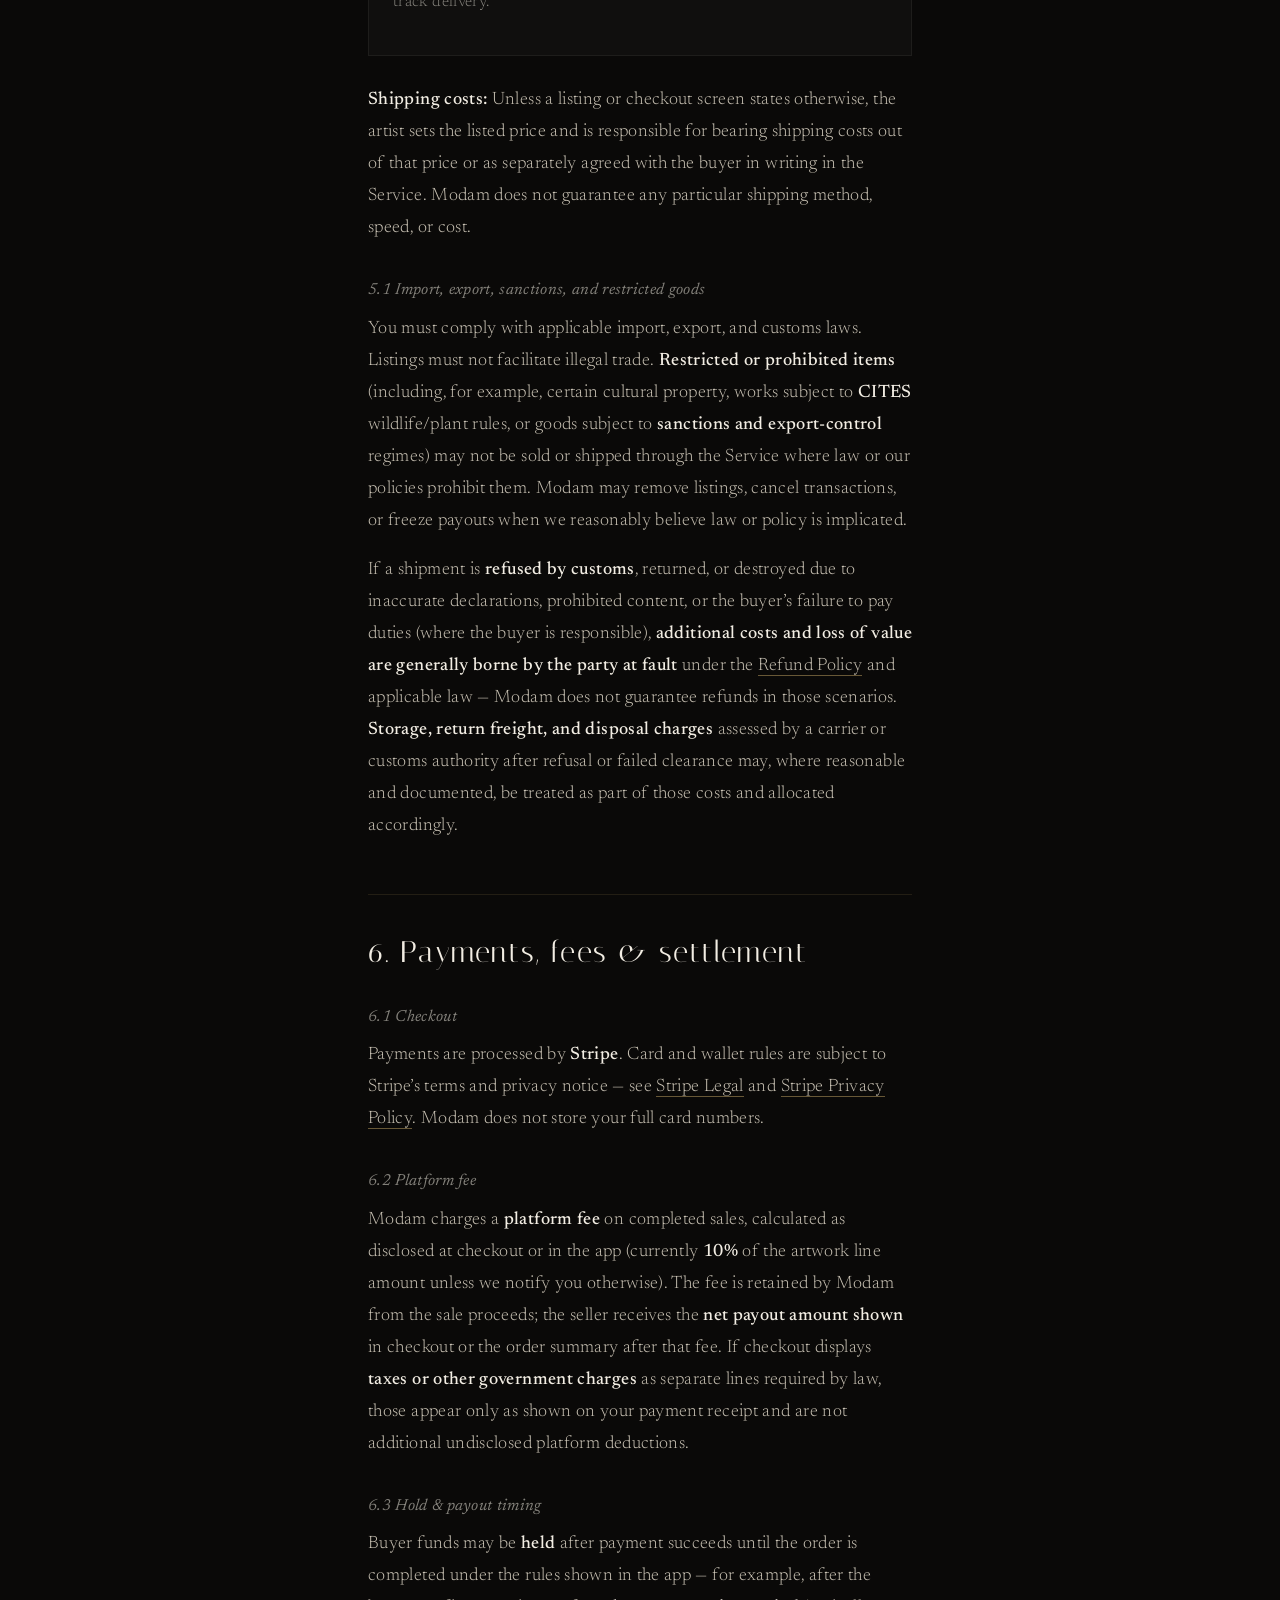
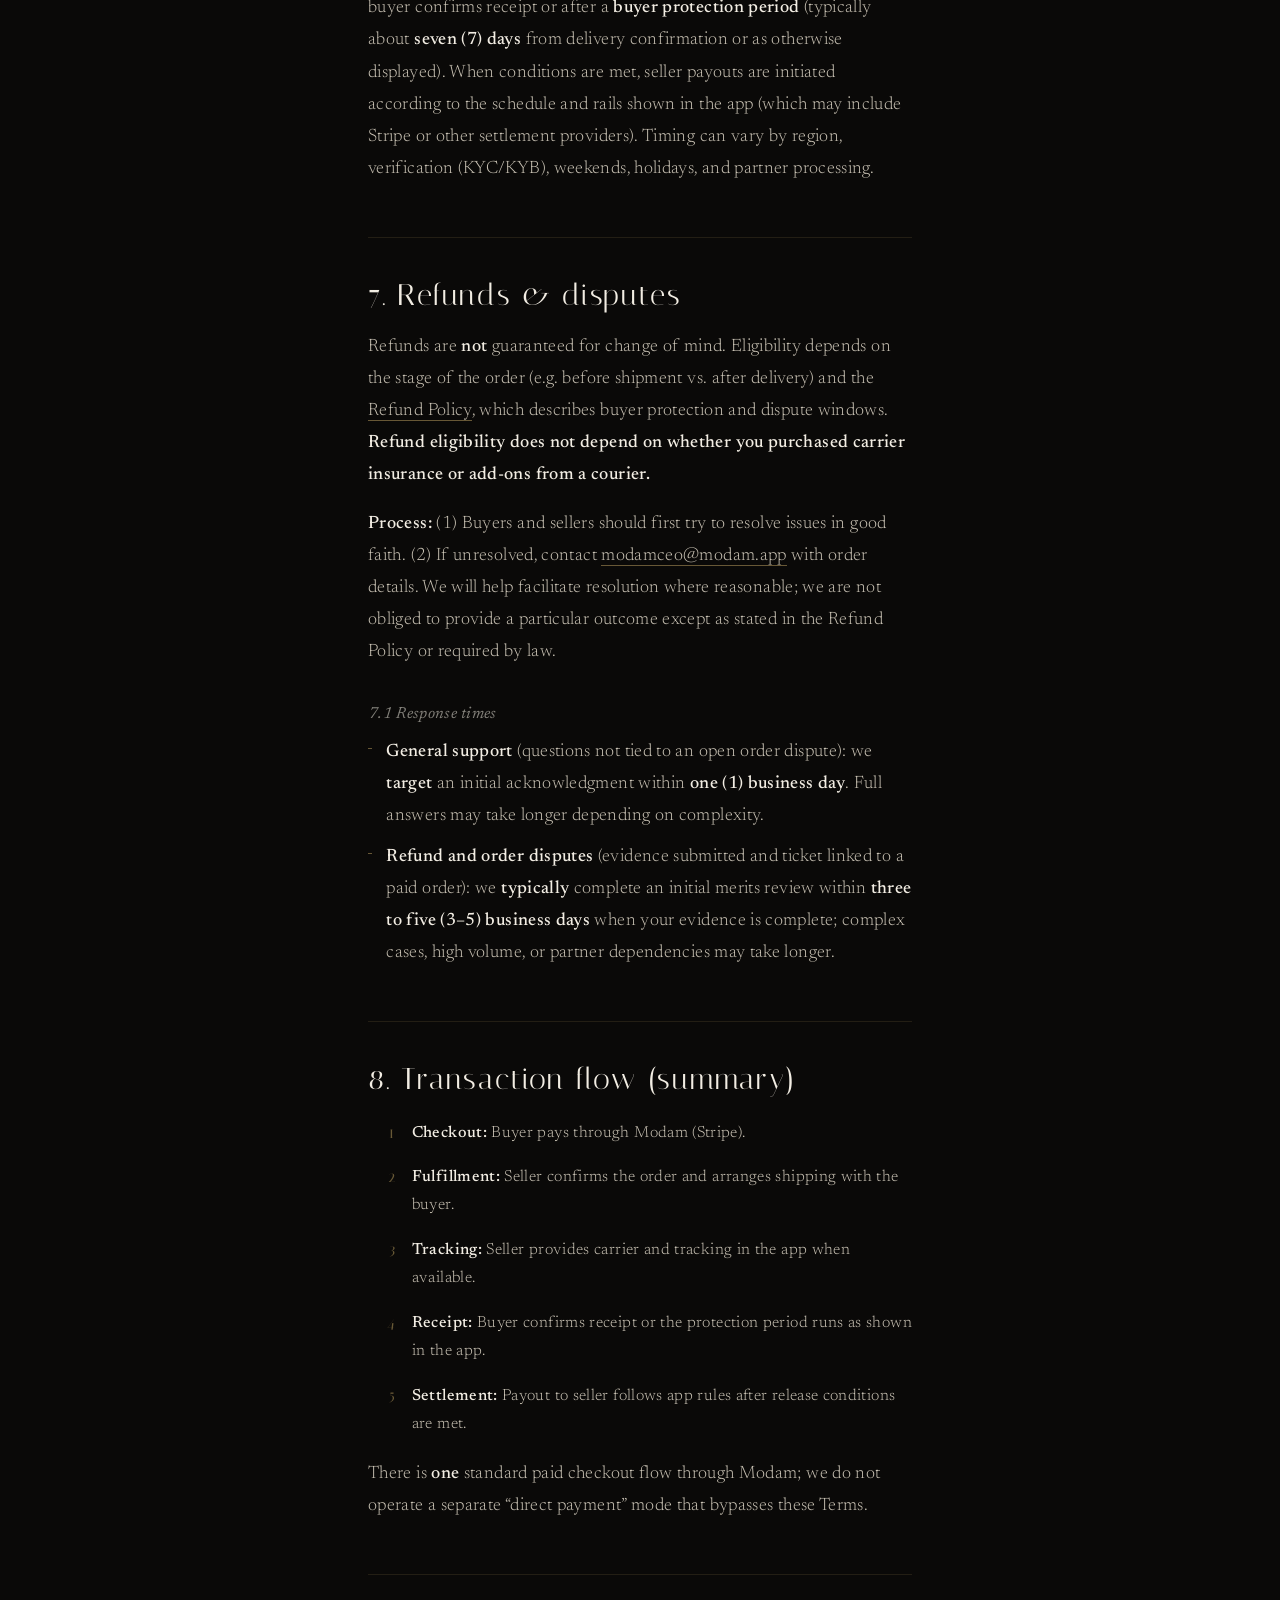
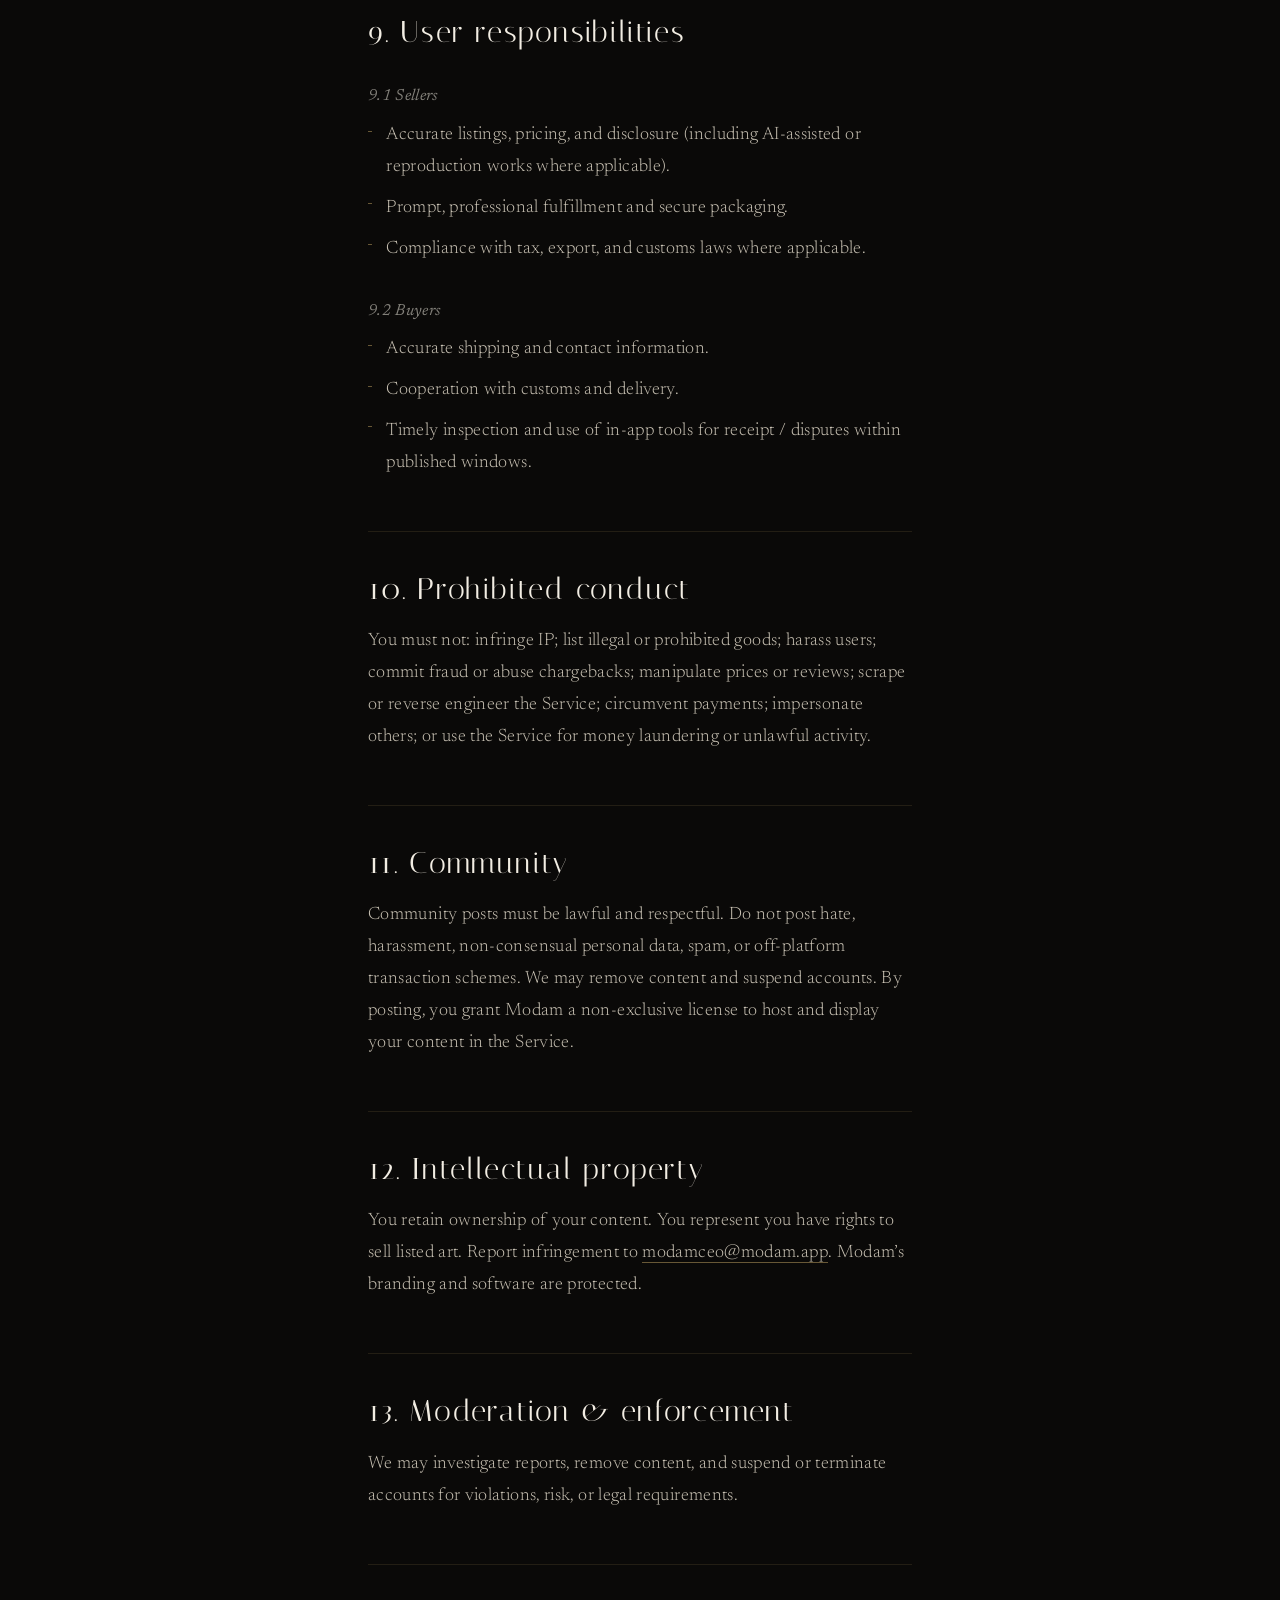
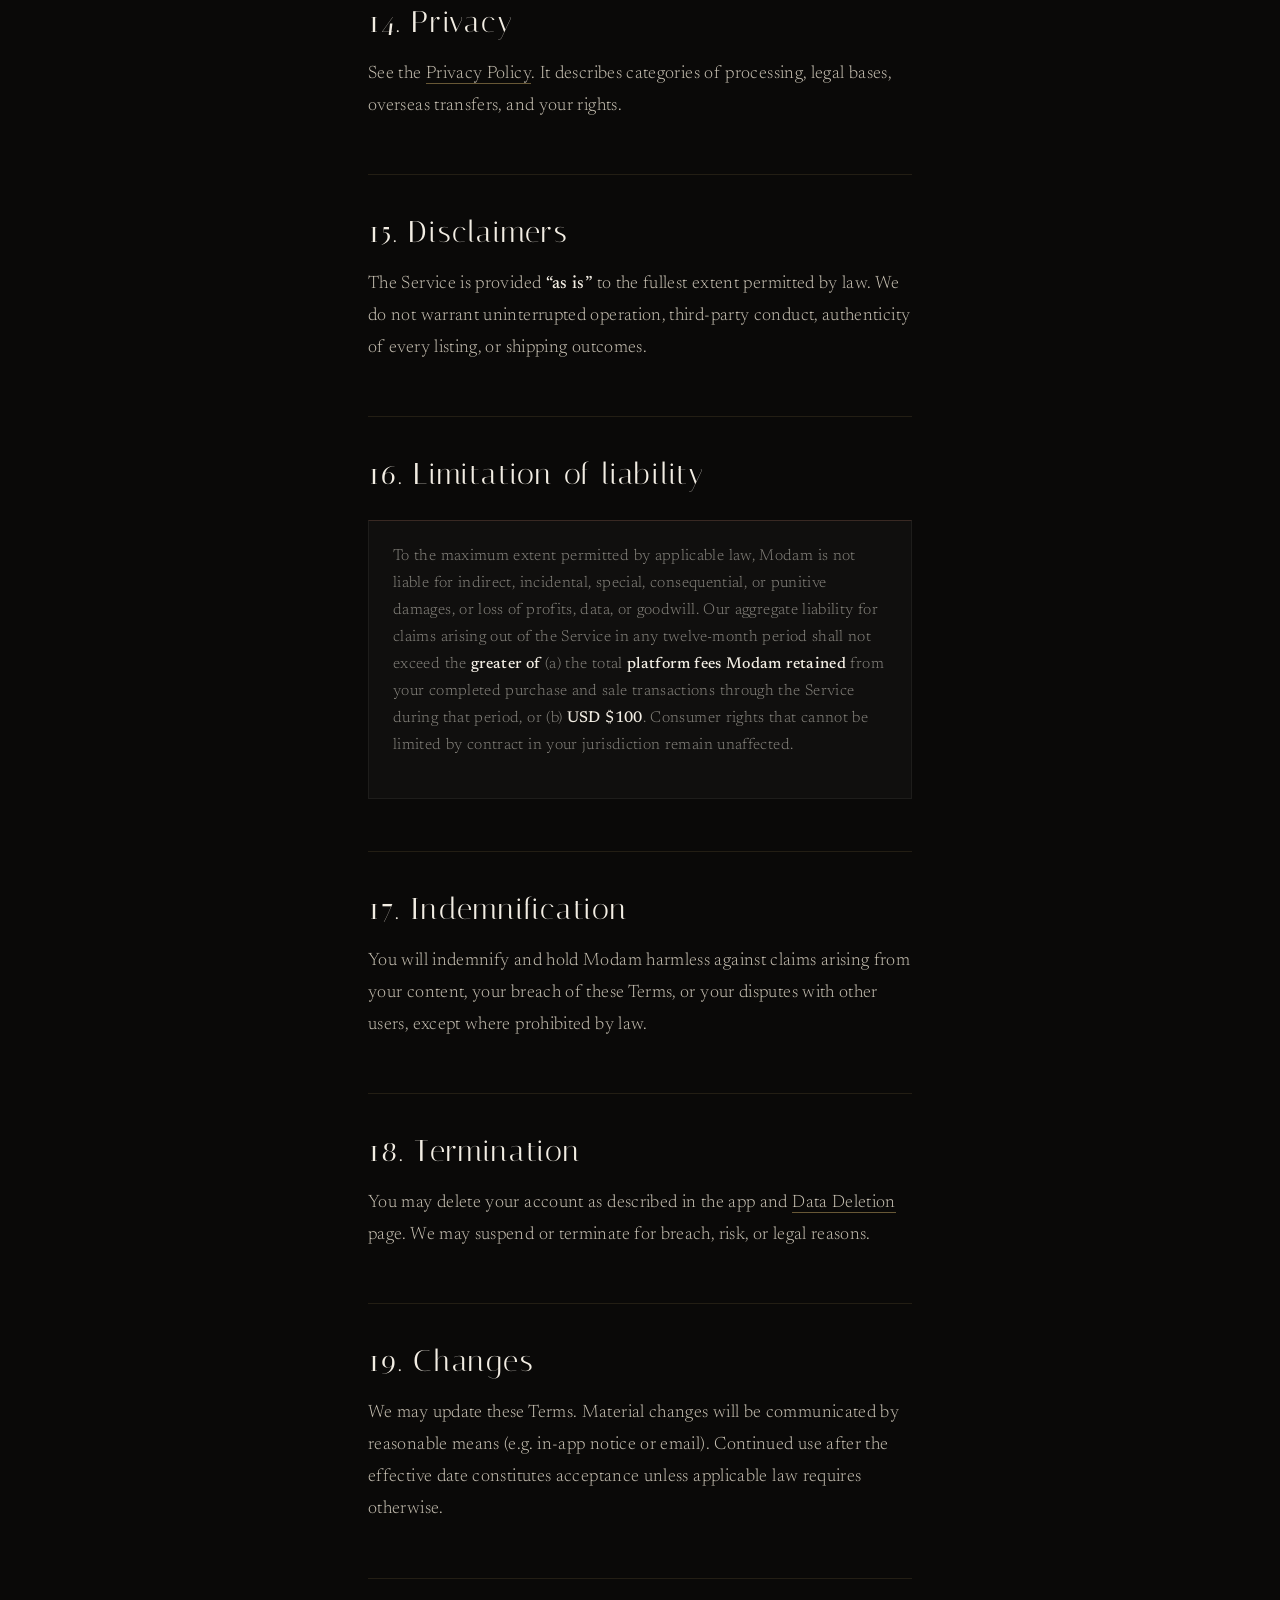
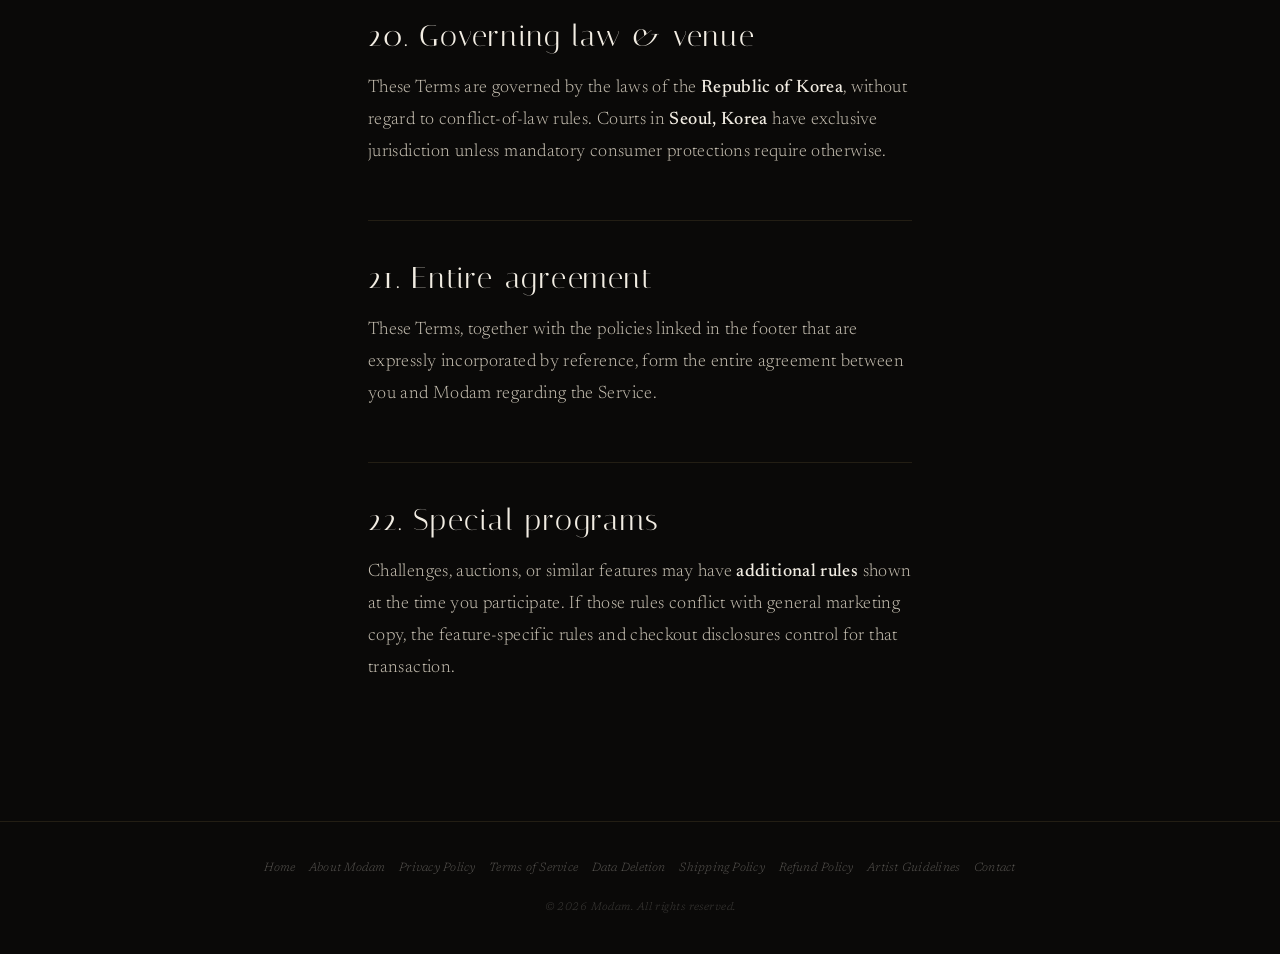
<file: terms-of-service.html>
<!DOCTYPE html>
<html lang="en">
<head>
  <meta charset="UTF-8" /><meta name="viewport" content="width=device-width, initial-scale=1.0" />
  <link rel="canonical" href="terms-of-service.html" />
  <title>Terms of Service — Modam</title>
  <link rel="preconnect" href="https://fonts.googleapis.com" />
  <link rel="preconnect" href="https://fonts.gstatic.com" crossorigin />
  <link href="https://fonts.googleapis.com/css2?family=Italiana&family=Newsreader:ital,opsz,wght@0,6..72,300;0,6..72,400;0,6..72,500;1,6..72,400&display=swap" rel="stylesheet" />
  <link rel="stylesheet" href="modam-docs.css" />
</head>
<body>
<div class="wrap">
<nav class="doc-nav">
  <a class="nav-mark" href="index.html">Modam</a>
  <div class="nav-links">
    <a class="nav-story" href="about-modam.html">Our Story</a>
    <a class="nav-back" href="index.html">Home</a>
  </div>
</nav>

<div class="hero hero--doc">
  <h1>Terms of Service</h1>
  <p class="updated">Effective: January 11, 2025 · Last updated: April 2026</p>
</div>

<div class="content">
  <div class="box box-info">
    <p><strong>Single binding version.</strong> This page is the only authoritative Terms of Service for Modam. Older copies or excerpts are superseded by this document together with the policies linked in the footer.</p>
  </div>

  <h2>1. Acceptance</h2>
  <p>By creating an account, accessing, or using Modam (the “<strong>Service</strong>”), you agree to these Terms of Service (“<strong>Terms</strong>”). If you do not agree, do not use the Service.</p>

  <h2 id="operator">2. Operator &amp; contact</h2>
  <p>The Modam mobile application and related services (the “<strong>Service</strong>”) are operated by <strong>Modam, Inc.</strong> (“<strong>Operator</strong>,” “<strong>we</strong>,” “<strong>us</strong>”), a corporation formed under the laws of the United States. The consumer-facing product and brand name is <strong>Modam</strong>. In legal, operator, and company fields, the English name <strong>Modam, Inc.</strong> is used consistently (including the “Inc.” suffix).</p>
  <div class="box box-info">
    <p><strong>Legal name (English):</strong> Modam, Inc.</p>
    <p><strong>법인 안내:</strong> <strong>Modam, Inc.</strong>는 미국 법인(주식회사 형태·<strong>Inc.</strong>)입니다. 설립·등록(formation / qualification) 절차가 진행 중이거나 완료되는 대로, 등록 사무소·사업자 식별번호 등은 모바일 애플리케이션 <strong>Modam</strong> 내 사업자 정보·고지 화면(또는 설정 내 동등한 항목)에 반영합니다. <a href="mailto:modamceo@modam.app">modamceo@modam.app</a>으로 서면 요청 시에도 안내합니다.</p>
    <p><strong>Statutory &amp; regulatory disclosures:</strong> Registered office, U.S. federal employer identification number (EIN) and state filings when assigned, and other items required under U.S. law; and where the Service is offered, disclosures required in other jurisdictions (including business-identifier and e-commerce disclosures under Republic of Korea law where applicable): published in the Modam app’s business-information / disclosure screen under Settings (or equivalent) and provided in writing on request to <a href="mailto:modamceo@modam.app">modamceo@modam.app</a>.</p>
    <p style="margin-top:14px;margin-bottom:0;font-size:13px;color:var(--muted2);">앱 및 배포 설정 시 영문 법인 표기는 <strong>Modam, Inc.</strong>로 통일합니다 (예: <code>EXPO_PUBLIC_LEGAL_COMPANY_NAME</code>).</p>
  </div>
  <div class="box box-info">
    <p><strong>Privacy &amp; personal data:</strong> <a href="mailto:modamceo@modam.app">modamceo@modam.app</a><br/>
    <strong>Legal, contractual &amp; regulatory notices:</strong> <a href="mailto:modamceo@modam.app">modamceo@modam.app</a><br/>
    <strong>General user support:</strong> Profile → Settings → Help &amp; Support (in-app)<br/>
    <strong>Related policies:</strong> <a href="privacy-policy.html">Privacy Policy</a>, <a href="refund-policy.html">Refund Policy</a>, <a href="shipping-policy.html">Shipping Policy</a></p>
  </div>

  <h2>3. Service description</h2>
  <p>Modam is a mobile marketplace and community that connects artists and buyers. We provide listing space, messaging, and checkout technology. We are a <strong>platform intermediary</strong>, not the seller of listed artworks.</p>
  <ul>
    <li>Artists may list original works they have the right to sell.</li>
    <li>Buyers may purchase through checkout powered by our payment partner <strong>Stripe</strong>.</li>
    <li>Community features (posts, comments) are governed by these Terms and our content rules below.</li>
  </ul>

  <h2>4. Eligibility &amp; accounts</h2>
  <h3>4.1 Age</h3>
  <p>You must be <strong>at least 14 years old</strong> to use the Service. If you are not old enough to enter into binding contracts for purchases in your jurisdiction, you may only buy with the consent of a parent or legal guardian. We do not knowingly collect data from children under 14; see our <a href="privacy-policy.html">Privacy Policy</a>.</p>
  <h3>4.2 Account security</h3>
  <p>Sign-in may use Google, Apple, or Facebook. You must provide accurate information, keep credentials secure, and notify us of unauthorized use. One person per account unless we expressly allow otherwise.</p>

  <h2>5. Marketplace model</h2>
  <div class="box box-warn">
    <p><strong>Shipping is between buyer and seller.</strong> Modam does not pick, pack, or ship physical artworks. Sellers and buyers arrange shipment (address, carrier, timing) directly, typically via in-app chat. Sellers enter <strong>carrier</strong> and <strong>tracking number</strong> in the order detail when available so buyers can track delivery.</p>
  </div>
  <p><strong>Shipping costs:</strong> Unless a listing or checkout screen states otherwise, the artist sets the listed price and is responsible for bearing shipping costs out of that price or as separately agreed with the buyer in writing in the Service. Modam does not guarantee any particular shipping method, speed, or cost.</p>
  <h3>5.1 Import, export, sanctions, and restricted goods</h3>
  <p>You must comply with applicable import, export, and customs laws. Listings must not facilitate illegal trade. <strong>Restricted or prohibited items</strong> (including, for example, certain cultural property, works subject to <strong>CITES</strong> wildlife/plant rules, or goods subject to <strong>sanctions and export-control</strong> regimes) may not be sold or shipped through the Service where law or our policies prohibit them. Modam may remove listings, cancel transactions, or freeze payouts when we reasonably believe law or policy is implicated.</p>
  <p>If a shipment is <strong>refused by customs</strong>, returned, or destroyed due to inaccurate declarations, prohibited content, or the buyer’s failure to pay duties (where the buyer is responsible), <strong>additional costs and loss of value are generally borne by the party at fault</strong> under the <a href="refund-policy.html">Refund Policy</a> and applicable law — Modam does not guarantee refunds in those scenarios. <strong>Storage, return freight, and disposal charges</strong> assessed by a carrier or customs authority after refusal or failed clearance may, where reasonable and documented, be treated as part of those costs and allocated accordingly.</p>

  <h2>6. Payments, fees &amp; settlement</h2>
  <h3>6.1 Checkout</h3>
  <p>Payments are processed by <strong>Stripe</strong>. Card and wallet rules are subject to Stripe’s terms and privacy notice — see <a href="https://stripe.com/legal" target="_blank" rel="noopener noreferrer">Stripe Legal</a> and <a href="https://stripe.com/privacy" target="_blank" rel="noopener noreferrer">Stripe Privacy Policy</a>. Modam does not store your full card numbers.</p>
  <h3>6.2 Platform fee</h3>
  <p>Modam charges a <strong>platform fee</strong> on completed sales, calculated as disclosed at checkout or in the app (currently <strong>10%</strong> of the artwork line amount unless we notify you otherwise). The fee is retained by Modam from the sale proceeds; the seller receives the <strong>net payout amount shown</strong> in checkout or the order summary after that fee. If checkout displays <strong>taxes or other government charges</strong> as separate lines required by law, those appear only as shown on your payment receipt and are not additional undisclosed platform deductions.</p>
  <h3>6.3 Hold &amp; payout timing</h3>
  <p>Buyer funds may be <strong>held</strong> after payment succeeds until the order is completed under the rules shown in the app — for example, after the buyer confirms receipt or after a <strong>buyer protection period</strong> (typically about <strong>seven (7) days</strong> from delivery confirmation or as otherwise displayed). When conditions are met, seller payouts are initiated according to the schedule and rails shown in the app (which may include Stripe or other settlement providers). Timing can vary by region, verification (KYC/KYB), weekends, holidays, and partner processing.</p>

  <h2>7. Refunds &amp; disputes</h2>
  <p>Refunds are <strong>not</strong> guaranteed for change of mind. Eligibility depends on the stage of the order (e.g. before shipment vs. after delivery) and the <a href="refund-policy.html">Refund Policy</a>, which describes buyer protection and dispute windows. <strong>Refund eligibility does not depend on whether you purchased carrier insurance or add-ons from a courier.</strong></p>
  <p><strong>Process:</strong> (1) Buyers and sellers should first try to resolve issues in good faith. (2) If unresolved, contact <a href="mailto:modamceo@modam.app">modamceo@modam.app</a> with order details. We will help facilitate resolution where reasonable; we are not obliged to provide a particular outcome except as stated in the Refund Policy or required by law.</p>
  <h3>7.1 Response times</h3>
  <ul>
    <li><strong>General support</strong> (questions not tied to an open order dispute): we <strong>target</strong> an initial acknowledgment within <strong>one (1) business day</strong>. Full answers may take longer depending on complexity.</li>
    <li><strong>Refund and order disputes</strong> (evidence submitted and ticket linked to a paid order): we <strong>typically</strong> complete an initial merits review within <strong>three to five (3–5) business days</strong> when your evidence is complete; complex cases, high volume, or partner dependencies may take longer.</li>
  </ul>

  <h2>8. Transaction flow (summary)</h2>
  <div class="steps">
    <div class="step"><div class="step-num">1</div><div class="step-body"><strong>Checkout:</strong> Buyer pays through Modam (Stripe).</div></div>
    <div class="step"><div class="step-num">2</div><div class="step-body"><strong>Fulfillment:</strong> Seller confirms the order and arranges shipping with the buyer.</div></div>
    <div class="step"><div class="step-num">3</div><div class="step-body"><strong>Tracking:</strong> Seller provides carrier and tracking in the app when available.</div></div>
    <div class="step"><div class="step-num">4</div><div class="step-body"><strong>Receipt:</strong> Buyer confirms receipt or the protection period runs as shown in the app.</div></div>
    <div class="step"><div class="step-num">5</div><div class="step-body"><strong>Settlement:</strong> Payout to seller follows app rules after release conditions are met.</div></div>
  </div>
  <p>There is <strong>one</strong> standard paid checkout flow through Modam; we do not operate a separate “direct payment” mode that bypasses these Terms.</p>

  <h2>9. User responsibilities</h2>
  <h3>9.1 Sellers</h3>
  <ul>
    <li>Accurate listings, pricing, and disclosure (including AI-assisted or reproduction works where applicable).</li>
    <li>Prompt, professional fulfillment and secure packaging.</li>
    <li>Compliance with tax, export, and customs laws where applicable.</li>
  </ul>
  <h3>9.2 Buyers</h3>
  <ul>
    <li>Accurate shipping and contact information.</li>
    <li>Cooperation with customs and delivery.</li>
    <li>Timely inspection and use of in-app tools for receipt / disputes within published windows.</li>
  </ul>

  <h2>10. Prohibited conduct</h2>
  <p>You must not: infringe IP; list illegal or prohibited goods; harass users; commit fraud or abuse chargebacks; manipulate prices or reviews; scrape or reverse engineer the Service; circumvent payments; impersonate others; or use the Service for money laundering or unlawful activity.</p>

  <h2>11. Community</h2>
  <p>Community posts must be lawful and respectful. Do not post hate, harassment, non-consensual personal data, spam, or off-platform transaction schemes. We may remove content and suspend accounts. By posting, you grant Modam a non-exclusive license to host and display your content in the Service.</p>

  <h2>12. Intellectual property</h2>
  <p>You retain ownership of your content. You represent you have rights to sell listed art. Report infringement to <a href="mailto:modamceo@modam.app">modamceo@modam.app</a>. Modam’s branding and software are protected.</p>

  <h2>13. Moderation &amp; enforcement</h2>
  <p>We may investigate reports, remove content, and suspend or terminate accounts for violations, risk, or legal requirements.</p>

  <h2>14. Privacy</h2>
  <p>See the <a href="privacy-policy.html">Privacy Policy</a>. It describes categories of processing, legal bases, overseas transfers, and your rights.</p>

  <h2>15. Disclaimers</h2>
  <p>The Service is provided <strong>“as is”</strong> to the fullest extent permitted by law. We do not warrant uninterrupted operation, third-party conduct, authenticity of every listing, or shipping outcomes.</p>

  <h2>16. Limitation of liability</h2>
  <div class="box box-warn">
    <p>To the maximum extent permitted by applicable law, Modam is not liable for indirect, incidental, special, consequential, or punitive damages, or loss of profits, data, or goodwill. Our aggregate liability for claims arising out of the Service in any twelve-month period shall not exceed the <strong>greater of</strong> (a) the total <strong>platform fees Modam retained</strong> from your completed purchase and sale transactions through the Service during that period, or (b) <strong>USD $100</strong>. Consumer rights that cannot be limited by contract in your jurisdiction remain unaffected.</p>
  </div>

  <h2>17. Indemnification</h2>
  <p>You will indemnify and hold Modam harmless against claims arising from your content, your breach of these Terms, or your disputes with other users, except where prohibited by law.</p>

  <h2>18. Termination</h2>
  <p>You may delete your account as described in the app and <a href="data-deletion.html">Data Deletion</a> page. We may suspend or terminate for breach, risk, or legal reasons.</p>

  <h2>19. Changes</h2>
  <p>We may update these Terms. Material changes will be communicated by reasonable means (e.g. in-app notice or email). Continued use after the effective date constitutes acceptance unless applicable law requires otherwise.</p>

  <h2>20. Governing law &amp; venue</h2>
  <p>These Terms are governed by the laws of the <strong>Republic of Korea</strong>, without regard to conflict-of-law rules. Courts in <strong>Seoul, Korea</strong> have exclusive jurisdiction unless mandatory consumer protections require otherwise.</p>

  <h2>21. Entire agreement</h2>
  <p>These Terms, together with the policies linked in the footer that are expressly incorporated by reference, form the entire agreement between you and Modam regarding the Service.</p>

  <h2>22. Special programs</h2>
  <p>Challenges, auctions, or similar features may have <strong>additional rules</strong> shown at the time you participate. If those rules conflict with general marketing copy, the feature-specific rules and checkout disclosures control for that transaction.</p>
</div>

<footer class="doc-footer">
  <div class="footer-links">
    <a href="index.html">Home</a>
    <a href="about-modam.html">About Modam</a>
    <a href="privacy-policy.html">Privacy Policy</a>
    <a href="terms-of-service.html">Terms of Service</a>
    <a href="data-deletion.html">Data Deletion</a>
    <a href="shipping-policy.html">Shipping Policy</a>
    <a href="refund-policy.html">Refund Policy</a>
    <a href="artist-guidelines.html">Artist Guidelines</a>
    <a href="mailto:modamceo@modam.app">Contact</a>
  </div>
  <p class="footer-copy">© 2026 Modam. All rights reserved.</p>
</footer>
</div>
</body>
</html>
</file>
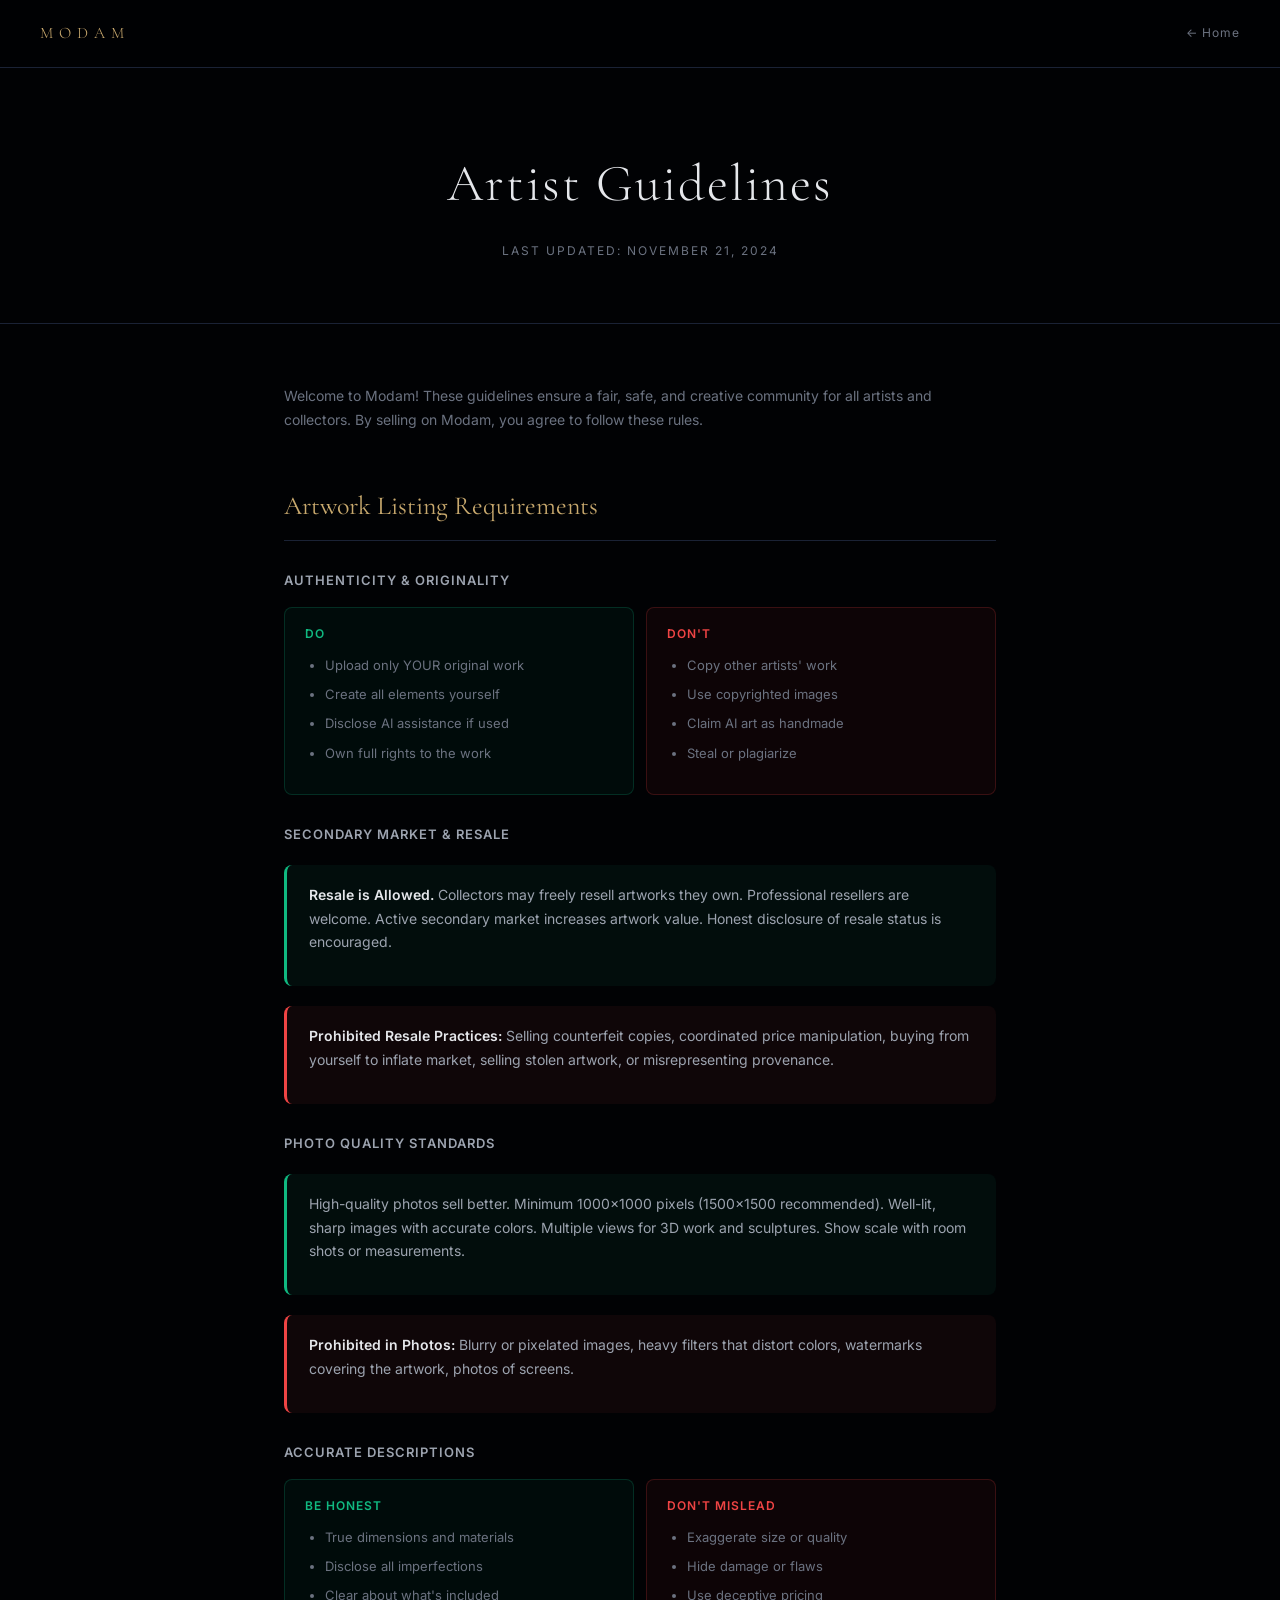
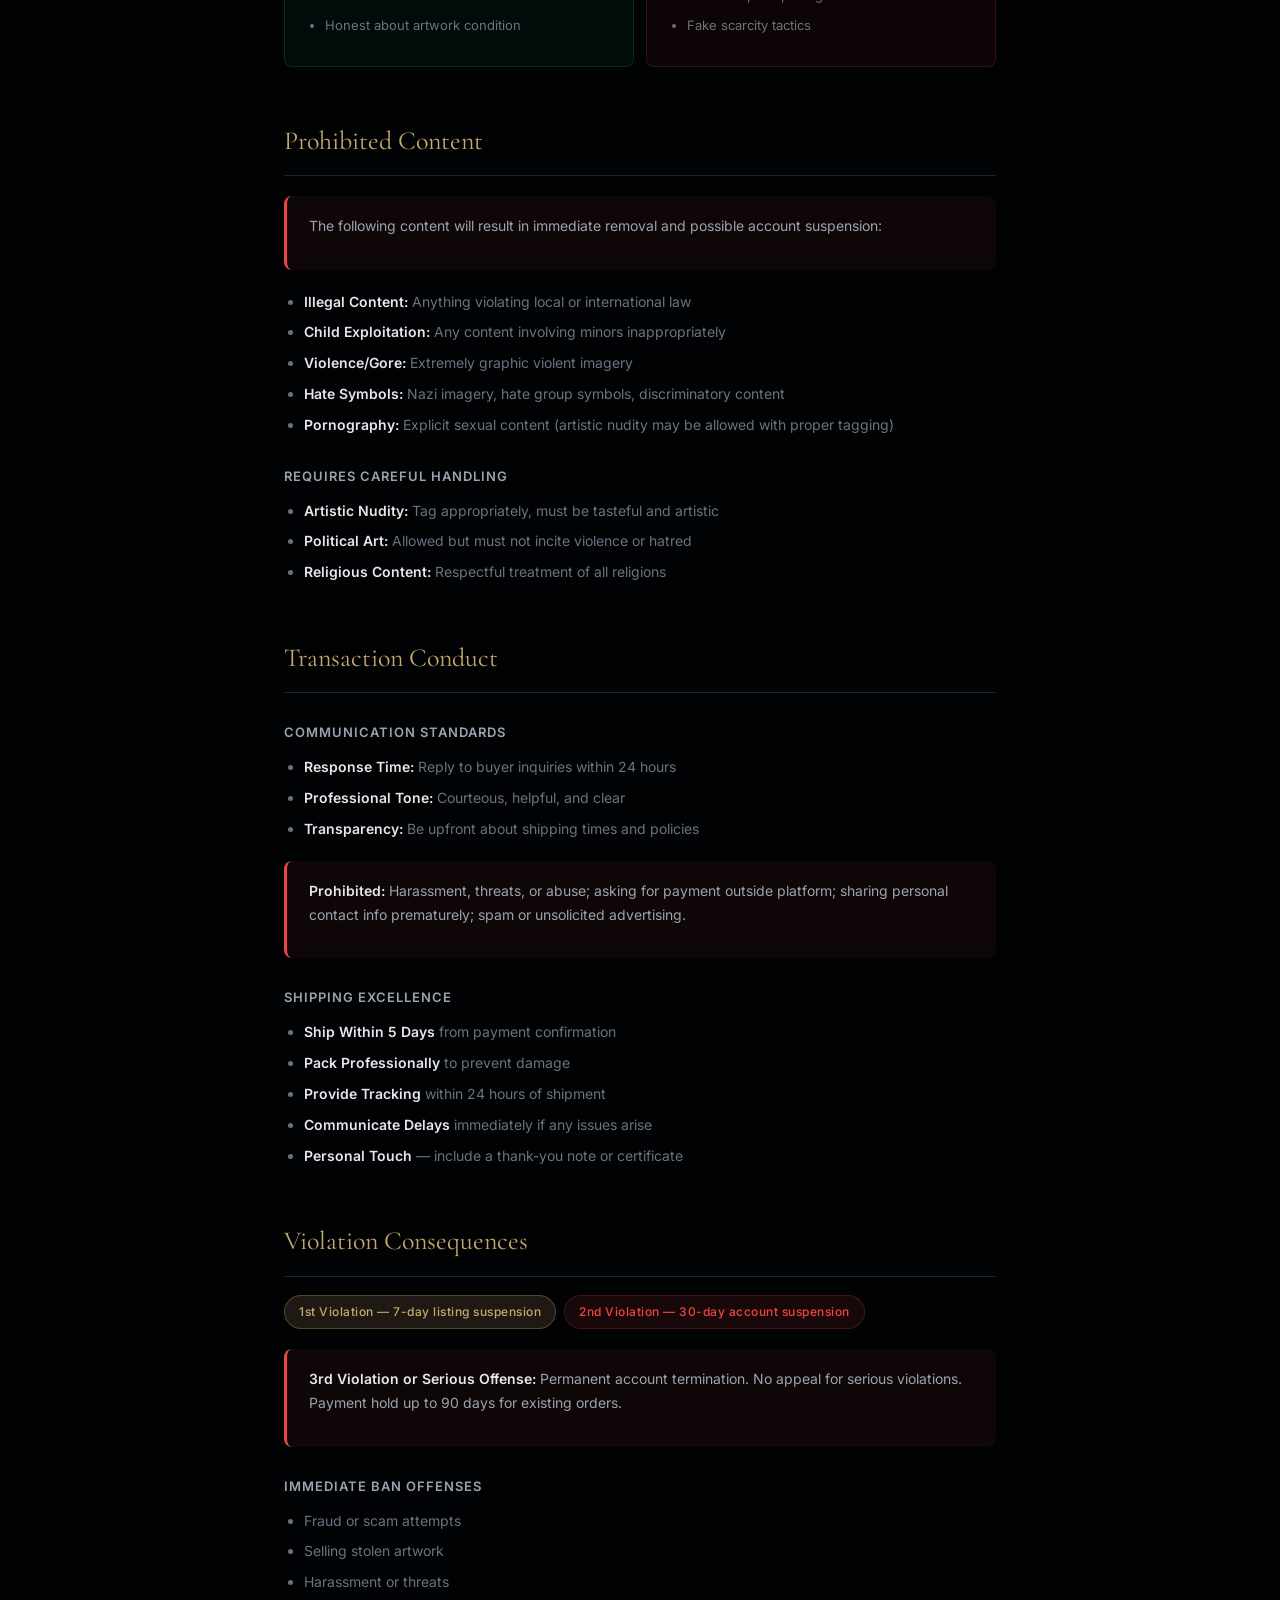
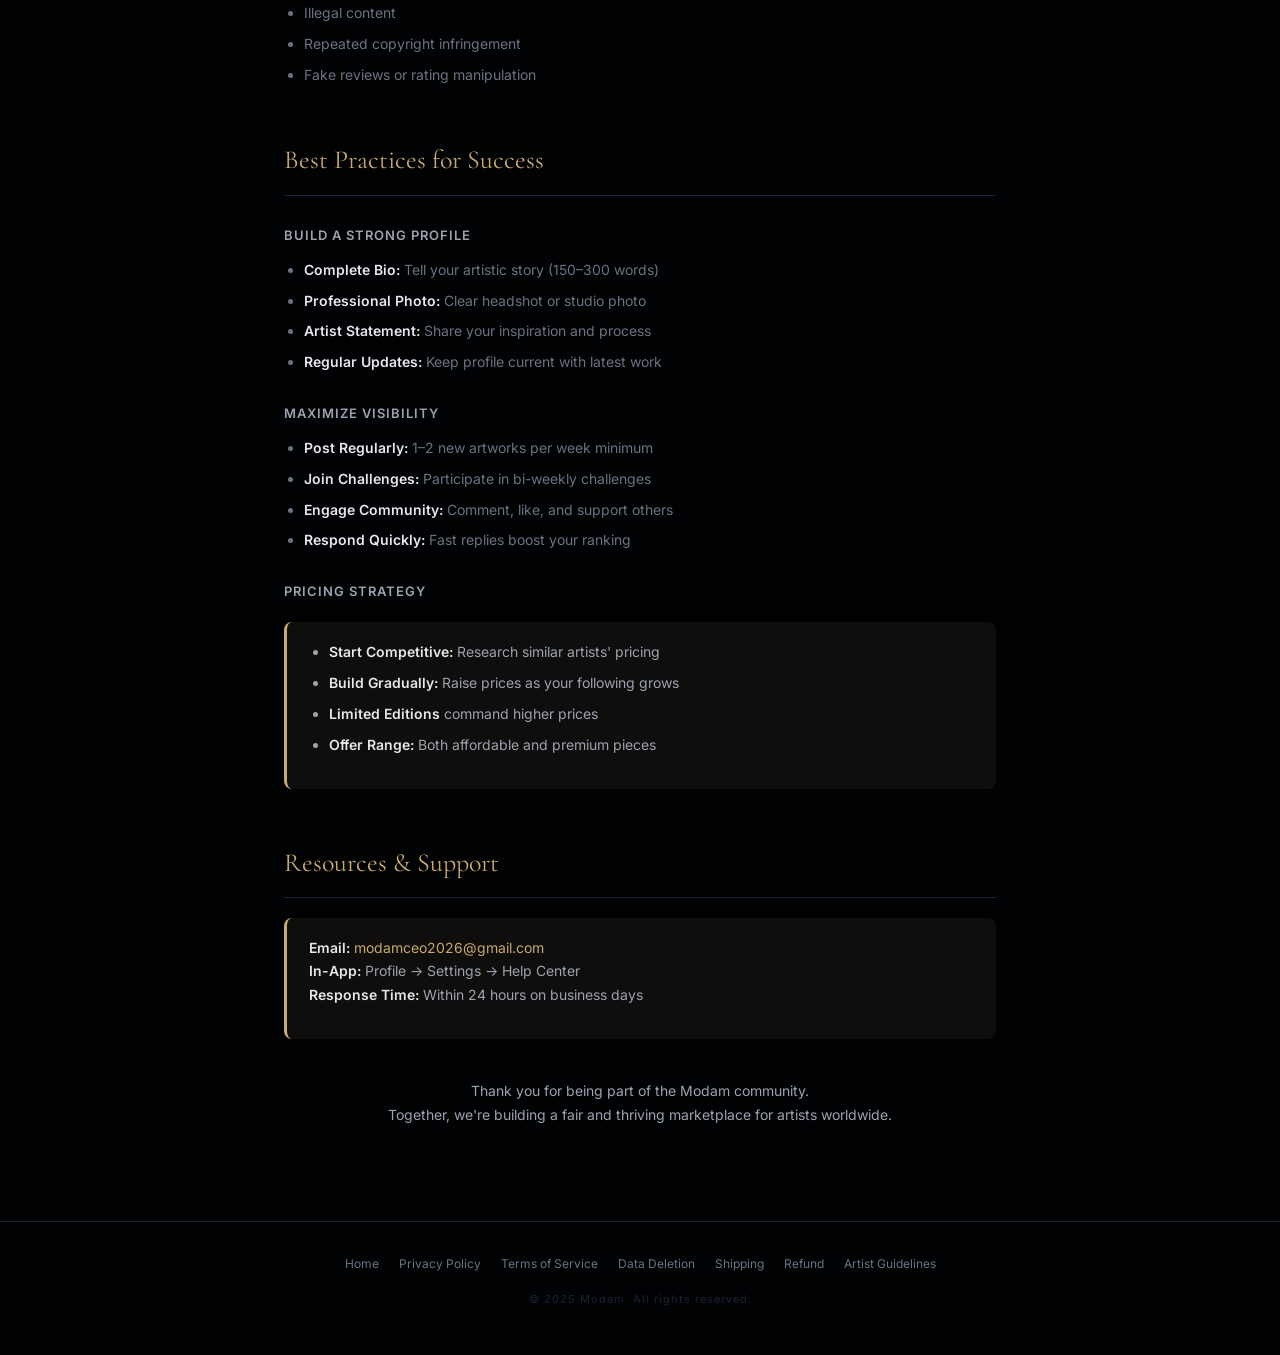
<file: docs/artist-guidelines.html>
<!DOCTYPE html>
<html lang="en">
<head>
  <meta charset="UTF-8" /><meta name="viewport" content="width=device-width, initial-scale=1.0" />
  <title>Artist Guidelines — Modam</title>
  <link rel="preconnect" href="https://fonts.googleapis.com" />
  <link href="https://fonts.googleapis.com/css2?family=Cormorant+Garamond:wght@300;400;600&family=Inter:wght@300;400;500;600&display=swap" rel="stylesheet" />
  <style>
    :root{--gold:#C8A96E;--bg:#010204;--card:#0B0F1A;--border:#1A2235;--text:#E5E7EB;--muted:#6B7280;--muted2:#9CA3AF;}
    *{box-sizing:border-box;margin:0;padding:0;}
    body{background:var(--bg);color:var(--text);font-family:'Inter',sans-serif;line-height:1.7;}
    nav{padding:20px 40px;display:flex;align-items:center;justify-content:space-between;border-bottom:1px solid var(--border);position:sticky;top:0;background:rgba(1,2,4,.92);backdrop-filter:blur(12px);z-index:10;}
    .logo-text{font-family:'Cormorant Garamond',serif;font-size:16px;font-weight:300;letter-spacing:6px;color:var(--gold);text-transform:uppercase;text-decoration:none;}
    .nav-back{font-size:12px;color:var(--muted);text-decoration:none;letter-spacing:1px;transition:color .2s;}
    .nav-back:hover{color:var(--gold);}
    .hero{padding:72px 24px 48px;text-align:center;border-bottom:1px solid var(--border);}
    .hero h1{font-family:'Cormorant Garamond',serif;font-size:clamp(32px,6vw,52px);font-weight:300;letter-spacing:2px;margin-bottom:12px;}
    .hero .updated{font-size:12px;color:var(--muted);letter-spacing:2px;text-transform:uppercase;}
    .content{max-width:760px;margin:0 auto;padding:60px 24px 80px;}
    h2{font-family:'Cormorant Garamond',serif;font-size:26px;font-weight:400;color:var(--gold);margin:52px 0 18px;padding-bottom:12px;border-bottom:1px solid var(--border);}
    h3{font-size:13px;font-weight:600;color:var(--muted2);letter-spacing:1px;text-transform:uppercase;margin:28px 0 12px;}
    p{font-size:14px;color:var(--muted);margin-bottom:14px;}
    ul,ol{margin-left:20px;margin-bottom:14px;}
    li{font-size:14px;color:var(--muted);margin-bottom:7px;}
    strong{color:var(--text);font-weight:600;}
    a{color:var(--gold);text-decoration:none;}
    a:hover{text-decoration:underline;}
    .box{padding:18px 22px;border-radius:8px;margin:20px 0;border-left:3px solid;}
    .box-info{background:rgba(200,169,110,.07);border-color:var(--gold);}
    .box-warn{background:rgba(239,68,68,.06);border-color:#EF4444;}
    .box-success{background:rgba(16,185,129,.06);border-color:#10B981;}
    .box p,.box li{color:var(--muted2);}
    .do-dont{display:grid;grid-template-columns:1fr 1fr;gap:12px;margin:16px 0;}
    .do{background:rgba(16,185,129,.05);border:1px solid rgba(16,185,129,.2);border-radius:8px;padding:16px 20px;}
    .dont{background:rgba(239,68,68,.05);border:1px solid rgba(239,68,68,.2);border-radius:8px;padding:16px 20px;}
    .do h4{font-size:12px;font-weight:600;color:#10B981;letter-spacing:1px;text-transform:uppercase;margin-bottom:10px;}
    .dont h4{font-size:12px;font-weight:600;color:#EF4444;letter-spacing:1px;text-transform:uppercase;margin-bottom:10px;}
    .do li,.dont li{font-size:13px;}
    .badge-row{display:flex;gap:8px;flex-wrap:wrap;margin:16px 0;}
    .badge{padding:6px 14px;border-radius:20px;font-size:12px;font-weight:500;letter-spacing:.5px;}
    .badge-gold{background:rgba(200,169,110,.15);color:var(--gold);border:1px solid rgba(200,169,110,.3);}
    .badge-green{background:rgba(16,185,129,.12);color:#10B981;border:1px solid rgba(16,185,129,.25);}
    .badge-red{background:rgba(239,68,68,.1);color:#EF4444;border:1px solid rgba(239,68,68,.2);}
    footer{border-top:1px solid var(--border);padding:32px 24px;text-align:center;}
    .footer-links{display:flex;justify-content:center;flex-wrap:wrap;gap:8px 20px;margin-bottom:16px;}
    .footer-links a{font-size:12px;color:var(--muted);text-decoration:none;transition:color .2s;}
    .footer-links a:hover{color:var(--gold);}
    .footer-copy{font-size:11px;color:var(--border);letter-spacing:1px;}
    @media(max-width:600px){nav{padding:16px 20px;}.content{padding:40px 16px 60px;}.do-dont{grid-template-columns:1fr;}}
  </style>
</head>
<body>
<nav>
  <a class="logo-text" href="../index.html">Modam</a>
  <a class="nav-back" href="../index.html">← Home</a>
</nav>

<div class="hero">
  <h1>Artist Guidelines</h1>
  <p class="updated">Last updated: November 21, 2024</p>
</div>

<div class="content">
  <p>Welcome to Modam! These guidelines ensure a fair, safe, and creative community for all artists and collectors. By selling on Modam, you agree to follow these rules.</p>

  <h2>Artwork Listing Requirements</h2>
  <h3>Authenticity & Originality</h3>
  <div class="do-dont">
    <div class="do">
      <h4>Do</h4>
      <ul>
        <li>Upload only YOUR original work</li>
        <li>Create all elements yourself</li>
        <li>Disclose AI assistance if used</li>
        <li>Own full rights to the work</li>
      </ul>
    </div>
    <div class="dont">
      <h4>Don't</h4>
      <ul>
        <li>Copy other artists' work</li>
        <li>Use copyrighted images</li>
        <li>Claim AI art as handmade</li>
        <li>Steal or plagiarize</li>
      </ul>
    </div>
  </div>

  <h3>Secondary Market & Resale</h3>
  <div class="box box-success">
    <p><strong>Resale is Allowed.</strong> Collectors may freely resell artworks they own. Professional resellers are welcome. Active secondary market increases artwork value. Honest disclosure of resale status is encouraged.</p>
  </div>
  <div class="box box-warn">
    <p><strong>Prohibited Resale Practices:</strong> Selling counterfeit copies, coordinated price manipulation, buying from yourself to inflate market, selling stolen artwork, or misrepresenting provenance.</p>
  </div>

  <h3>Photo Quality Standards</h3>
  <div class="box box-success">
    <p>High-quality photos sell better. Minimum 1000×1000 pixels (1500×1500 recommended). Well-lit, sharp images with accurate colors. Multiple views for 3D work and sculptures. Show scale with room shots or measurements.</p>
  </div>
  <div class="box box-warn">
    <p><strong>Prohibited in Photos:</strong> Blurry or pixelated images, heavy filters that distort colors, watermarks covering the artwork, photos of screens.</p>
  </div>

  <h3>Accurate Descriptions</h3>
  <div class="do-dont">
    <div class="do">
      <h4>Be Honest</h4>
      <ul>
        <li>True dimensions and materials</li>
        <li>Disclose all imperfections</li>
        <li>Clear about what's included</li>
        <li>Honest about artwork condition</li>
      </ul>
    </div>
    <div class="dont">
      <h4>Don't Mislead</h4>
      <ul>
        <li>Exaggerate size or quality</li>
        <li>Hide damage or flaws</li>
        <li>Use deceptive pricing</li>
        <li>Fake scarcity tactics</li>
      </ul>
    </div>
  </div>

  <h2>Prohibited Content</h2>
  <div class="box box-warn">
    <p>The following content will result in immediate removal and possible account suspension:</p>
  </div>
  <ul>
    <li><strong>Illegal Content:</strong> Anything violating local or international law</li>
    <li><strong>Child Exploitation:</strong> Any content involving minors inappropriately</li>
    <li><strong>Violence/Gore:</strong> Extremely graphic violent imagery</li>
    <li><strong>Hate Symbols:</strong> Nazi imagery, hate group symbols, discriminatory content</li>
    <li><strong>Pornography:</strong> Explicit sexual content (artistic nudity may be allowed with proper tagging)</li>
  </ul>
  <h3>Requires Careful Handling</h3>
  <ul>
    <li><strong>Artistic Nudity:</strong> Tag appropriately, must be tasteful and artistic</li>
    <li><strong>Political Art:</strong> Allowed but must not incite violence or hatred</li>
    <li><strong>Religious Content:</strong> Respectful treatment of all religions</li>
  </ul>

  <h2>Transaction Conduct</h2>
  <h3>Communication Standards</h3>
  <ul>
    <li><strong>Response Time:</strong> Reply to buyer inquiries within 24 hours</li>
    <li><strong>Professional Tone:</strong> Courteous, helpful, and clear</li>
    <li><strong>Transparency:</strong> Be upfront about shipping times and policies</li>
  </ul>
  <div class="box box-warn">
    <p><strong>Prohibited:</strong> Harassment, threats, or abuse; asking for payment outside platform; sharing personal contact info prematurely; spam or unsolicited advertising.</p>
  </div>

  <h3>Shipping Excellence</h3>
  <ul>
    <li><strong>Ship Within 5 Days</strong> from payment confirmation</li>
    <li><strong>Pack Professionally</strong> to prevent damage</li>
    <li><strong>Provide Tracking</strong> within 24 hours of shipment</li>
    <li><strong>Communicate Delays</strong> immediately if any issues arise</li>
    <li><strong>Personal Touch</strong> — include a thank-you note or certificate</li>
  </ul>

  <h2>Violation Consequences</h2>
  <div class="badge-row">
    <span class="badge badge-gold">1st Violation — 7-day listing suspension</span>
    <span class="badge badge-red">2nd Violation — 30-day account suspension</span>
  </div>
  <div class="box box-warn">
    <p><strong>3rd Violation or Serious Offense:</strong> Permanent account termination. No appeal for serious violations. Payment hold up to 90 days for existing orders.</p>
  </div>
  <h3>Immediate Ban Offenses</h3>
  <ul>
    <li>Fraud or scam attempts</li>
    <li>Selling stolen artwork</li>
    <li>Harassment or threats</li>
    <li>Illegal content</li>
    <li>Repeated copyright infringement</li>
    <li>Fake reviews or rating manipulation</li>
  </ul>

  <h2>Best Practices for Success</h2>
  <h3>Build a Strong Profile</h3>
  <ul>
    <li><strong>Complete Bio:</strong> Tell your artistic story (150–300 words)</li>
    <li><strong>Professional Photo:</strong> Clear headshot or studio photo</li>
    <li><strong>Artist Statement:</strong> Share your inspiration and process</li>
    <li><strong>Regular Updates:</strong> Keep profile current with latest work</li>
  </ul>
  <h3>Maximize Visibility</h3>
  <ul>
    <li><strong>Post Regularly:</strong> 1–2 new artworks per week minimum</li>
    <li><strong>Join Challenges:</strong> Participate in bi-weekly challenges</li>
    <li><strong>Engage Community:</strong> Comment, like, and support others</li>
    <li><strong>Respond Quickly:</strong> Fast replies boost your ranking</li>
  </ul>
  <h3>Pricing Strategy</h3>
  <div class="box box-info">
    <ul>
      <li><strong>Start Competitive:</strong> Research similar artists' pricing</li>
      <li><strong>Build Gradually:</strong> Raise prices as your following grows</li>
      <li><strong>Limited Editions</strong> command higher prices</li>
      <li><strong>Offer Range:</strong> Both affordable and premium pieces</li>
    </ul>
  </div>

  <h2>Resources & Support</h2>
  <div class="box box-info">
    <p><strong>Email:</strong> <a href="mailto:modamceo2026@gmail.com">modamceo2026@gmail.com</a><br/>
    <strong>In-App:</strong> Profile → Settings → Help Center<br/>
    <strong>Response Time:</strong> Within 24 hours on business days</p>
  </div>

  <p style="margin-top:40px;text-align:center;font-size:14px;color:var(--muted2);">
    Thank you for being part of the Modam community.<br/>
    Together, we're building a fair and thriving marketplace for artists worldwide.
  </p>
</div>

<footer>
  <div class="footer-links">
    <a href="../index.html">Home</a>
    <a href="../privacy-policy.html">Privacy Policy</a>
    <a href="../terms-of-service.html">Terms of Service</a>
    <a href="../data-deletion.html">Data Deletion</a>
    <a href="shipping-policy.html">Shipping</a>
    <a href="refund-policy.html">Refund</a>
    <a href="artist-guidelines.html">Artist Guidelines</a>
  </div>
  <p class="footer-copy">© 2025 Modam. All rights reserved.</p>
</footer>
</body>
</html>
</file>
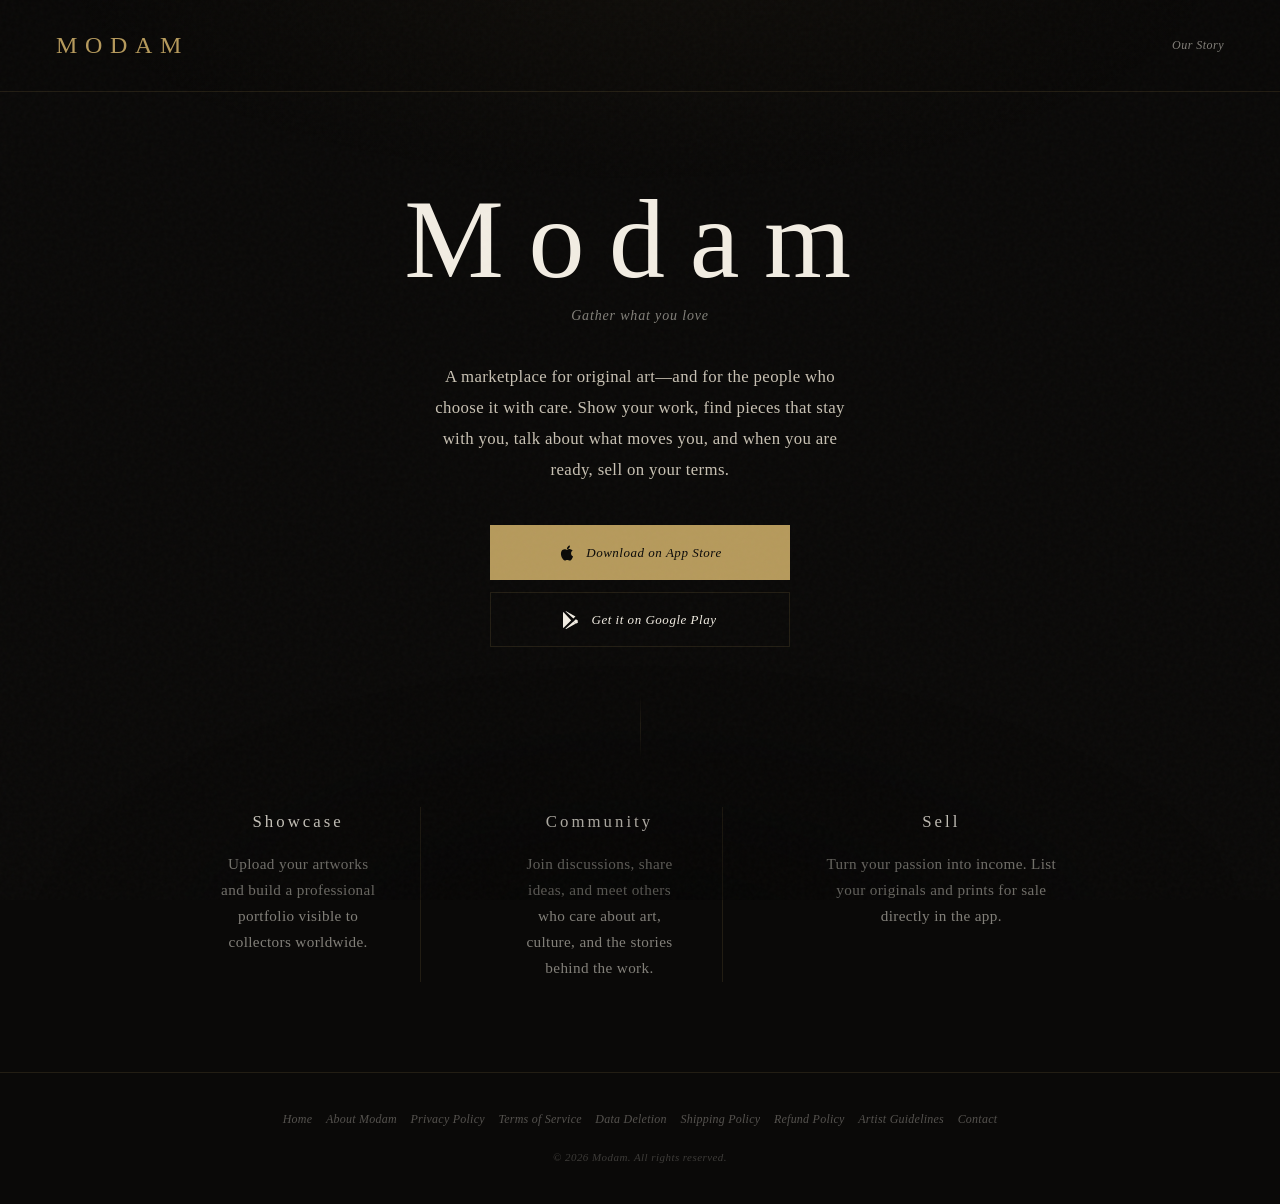
<file: docs/artwork.html>
<!DOCTYPE html>
<html lang="en">
<head>
  <meta charset="UTF-8" />
  <meta name="viewport" content="width=device-width, initial-scale=1.0" />

  <!-- OG / Twitter 태그 (JS로 동적 업데이트됨) -->
  <meta property="og:type" content="website" />
  <meta property="og:site_name" content="Modam" />
  <meta property="og:title" content="Artwork on Modam" />
  <meta property="og:description" content="Discover and collect original artworks from emerging artists." />
  <meta property="og:image" content="https://lkm1110.github.io/modam-docs/og-default.png" />
  <meta name="twitter:card" content="summary_large_image" />
  <meta name="twitter:title" content="Artwork on Modam" />
  <meta name="twitter:description" content="Discover and collect original artworks from emerging artists." />

  <title>Artwork on Modam</title>

  <link rel="preconnect" href="https://fonts.googleapis.com" />
  <link href="https://fonts.googleapis.com/css2?family=Cormorant+Garamond:wght@300;400;600&family=Inter:wght@300;400;500&display=swap" rel="stylesheet" />

  <style>
    :root {
      --gold: #C8A96E;
      --gold-light: #E8C87A;
      --bg: #010204;
      --card: #0B0F1A;
      --border: #1A2235;
      --text: #E5E7EB;
      --muted: #6B7280;
    }

    * { box-sizing: border-box; margin: 0; padding: 0; }

    body {
      background: var(--bg);
      color: var(--text);
      font-family: 'Inter', sans-serif;
      min-height: 100vh;
      display: flex;
      flex-direction: column;
      align-items: center;
      justify-content: center;
      padding: 24px 16px;
    }

    /* ── 로딩 ── */
    #loading {
      text-align: center;
    }
    .spinner {
      width: 40px; height: 40px;
      border: 2px solid var(--border);
      border-top-color: var(--gold);
      border-radius: 50%;
      animation: spin 0.9s linear infinite;
      margin: 0 auto 20px;
    }
    @keyframes spin { to { transform: rotate(360deg); } }

    /* ── 카드 ── */
    #card {
      display: none;
      width: 100%;
      max-width: 420px;
      background: var(--card);
      border: 1px solid var(--border);
      border-radius: 20px;
      overflow: hidden;
    }

    .artwork-img {
      width: 100%;
      aspect-ratio: 1;
      object-fit: cover;
      background: var(--border);
      display: block;
    }
    .artwork-img-placeholder {
      width: 100%;
      aspect-ratio: 1;
      background: linear-gradient(135deg, #0D1220 0%, #1A2235 100%);
      display: flex;
      align-items: center;
      justify-content: center;
    }
    .artwork-img-placeholder svg {
      opacity: 0.2;
    }

    .info {
      padding: 24px;
    }

    .artist-row {
      display: flex;
      align-items: center;
      gap: 10px;
      margin-bottom: 16px;
    }
    .avatar {
      width: 36px; height: 36px;
      border-radius: 50%;
      object-fit: cover;
      background: var(--border);
      border: 1px solid var(--border);
    }
    .artist-name {
      font-size: 13px;
      color: var(--muted);
    }
    .artist-handle {
      font-size: 14px;
      font-weight: 500;
      color: var(--text);
    }

    .artwork-title {
      font-family: 'Cormorant Garamond', serif;
      font-size: 28px;
      font-weight: 300;
      line-height: 1.2;
      letter-spacing: 0.5px;
      color: var(--text);
      margin-bottom: 10px;
    }

    .artwork-meta {
      display: flex;
      gap: 12px;
      margin-bottom: 14px;
      flex-wrap: wrap;
    }
    .meta-tag {
      font-size: 11px;
      color: var(--muted);
      background: rgba(255,255,255,0.04);
      border: 1px solid var(--border);
      border-radius: 20px;
      padding: 4px 10px;
      letter-spacing: 0.5px;
      text-transform: uppercase;
    }

    .artwork-desc {
      font-size: 14px;
      color: var(--muted);
      line-height: 1.6;
      margin-bottom: 20px;
      display: -webkit-box;
      -webkit-line-clamp: 3;
      -webkit-box-orient: vertical;
      overflow: hidden;
    }

    .price-row {
      display: flex;
      align-items: center;
      justify-content: space-between;
      margin-bottom: 24px;
    }
    .price {
      font-size: 22px;
      font-weight: 600;
      color: var(--gold);
      font-family: 'Cormorant Garamond', serif;
      letter-spacing: 0.5px;
    }
    .sale-badge {
      font-size: 11px;
      padding: 4px 10px;
      border-radius: 20px;
      text-transform: uppercase;
      letter-spacing: 0.5px;
    }
    .badge-available { background: rgba(16,185,129,0.1); color: #10B981; border: 1px solid rgba(16,185,129,0.2); }
    .badge-sold { background: rgba(239,68,68,0.1); color: #EF4444; border: 1px solid rgba(239,68,68,0.2); }
    .badge-nfs { background: rgba(107,114,128,0.1); color: var(--muted); border: 1px solid var(--border); }

    /* ── 버튼 ── */
    .btn-open {
      display: block;
      width: 100%;
      padding: 16px;
      background: var(--gold);
      color: #000;
      font-size: 15px;
      font-weight: 600;
      text-align: center;
      border: none;
      border-radius: 12px;
      cursor: pointer;
      text-decoration: none;
      margin-bottom: 12px;
      letter-spacing: 0.3px;
      transition: background 0.2s;
    }
    .btn-open:hover { background: var(--gold-light); }

    .divider {
      display: flex;
      align-items: center;
      gap: 12px;
      margin-bottom: 12px;
    }
    .divider-line { flex: 1; height: 1px; background: var(--border); }
    .divider-text { font-size: 12px; color: var(--muted); }

    .store-buttons {
      display: flex;
      gap: 10px;
    }
    .btn-store {
      flex: 1;
      display: flex;
      align-items: center;
      justify-content: center;
      gap: 8px;
      padding: 12px;
      background: transparent;
      border: 1px solid var(--border);
      border-radius: 10px;
      color: var(--text);
      font-size: 13px;
      font-weight: 500;
      text-decoration: none;
      transition: border-color 0.2s, background 0.2s;
    }
    .btn-store:hover { border-color: var(--gold); background: rgba(200,169,110,0.06); }
    .btn-store svg { flex-shrink: 0; }

    /* ── 로고 ── */
    .logo {
      font-family: 'Cormorant Garamond', serif;
      font-size: 13px;
      font-weight: 300;
      letter-spacing: 6px;
      color: var(--muted);
      text-transform: uppercase;
      text-align: center;
      margin-top: 24px;
    }

    /* ── 에러 ── */
    #error {
      display: none;
      text-align: center;
      max-width: 300px;
    }
    #error h2 { font-family: 'Cormorant Garamond', serif; font-size: 28px; font-weight: 300; margin-bottom: 12px; }
    #error p { font-size: 14px; color: var(--muted); margin-bottom: 24px; line-height: 1.6; }
  </style>
</head>
<body>

  <!-- 로딩 -->
  <div id="loading">
    <div class="spinner"></div>
    <p style="color: var(--muted); font-size: 14px;">Loading artwork…</p>
  </div>

  <!-- 작품 카드 -->
  <div id="card"></div>

  <!-- 에러 -->
  <div id="error">
    <h2>Artwork not found</h2>
    <p>This artwork may have been removed or the link is invalid.</p>
    <a href="https://lkm1110.github.io/modam-docs/" style="color: var(--gold); font-size: 14px;">Go to Modam →</a>
  </div>

  <p class="logo">Modam</p>

<script>
  const SUPABASE_URL  = 'https://bkvycanciimgyftdtqpx.supabase.co';
  const SUPABASE_ANON = 'eyJhbGciOiJIUzI1NiIsInR5cCI6IkpXVCJ9.eyJpc3MiOiJzdXBhYmFzZSIsInJlZiI6ImJrdnljYW5jaWltZ3lmdGR0cXB4Iiwicm9sZSI6ImFub24iLCJpYXQiOjE3NTkxODQ5MDksImV4cCI6MjA3NDc2MDkwOX0.nYAt_sr_wTLy1PexlWV7G9fCXMSz2wsV2Ql5vNbY5zY';
  const APP_SCHEME    = 'artyard';
  const IOS_URL       = 'https://apps.apple.com/app/artyard/id6746969829';
  const ANDROID_URL   = 'https://play.google.com/store/apps/details?id=com.artyard.app';

  const params     = new URLSearchParams(location.search);
  const artworkId  = params.get('id');

  async function init() {
    if (!artworkId) {
      // ID 없이 접근 시 메인 페이지로 리다이렉트
      location.replace('https://lkm1110.github.io/modam-docs/');
      return;
    }

    // 딥링크 시도 (앱이 설치된 경우 열림)
    tryOpenApp();

    try {
      const res = await fetch(
        `${SUPABASE_URL}/rest/v1/artworks?id=eq.${artworkId}&is_hidden=eq.false&select=id,title,description,material,size,year,price,sale_status,images,author:profiles!artworks_author_id_fkey(handle,display_name,avatar_url,school)`,
        { headers: { apikey: SUPABASE_ANON, Authorization: `Bearer ${SUPABASE_ANON}` } }
      );
      const data = await res.json();
      if (!data || data.length === 0) { showError(); return; }
      renderCard(data[0]);
    } catch (e) {
      console.error(e);
      showError();
    }
  }

  function tryOpenApp() {
    const deepLink = `${APP_SCHEME}://artwork/${artworkId}`;
    // iframe 트릭: 앱이 있으면 열리고, 없으면 아무것도 안 됨 (에러 없음)
    const iframe = document.createElement('iframe');
    iframe.style.display = 'none';
    iframe.src = deepLink;
    document.body.appendChild(iframe);
    setTimeout(() => document.body.removeChild(iframe), 2000);
  }

  function renderCard(a) {
    const author       = a.author || {};
    const authorName   = author.display_name || author.handle || 'Unknown Artist';
    const authorHandle = author.handle ? `@${author.handle}` : '';
    const imgSrc       = a.images?.[0] || '';
    const price        = formatPrice(a.price, a.sale_status);
    const badge        = formatBadge(a.sale_status);
    const deepLink     = `${APP_SCHEME}://artwork/${a.id}`;

    // OG 태그 동적 업데이트
    if (imgSrc) setMeta('og:image', imgSrc);
    setMeta('og:title', `${a.title} — Modam`);
    setMeta('og:description', a.description || `${a.material} · ${a.size}`);
    document.title = `${a.title} — Modam`;

    document.getElementById('card').innerHTML = `
      ${imgSrc
        ? `<img class="artwork-img" src="${esc(imgSrc)}" alt="${esc(a.title)}" loading="lazy" />`
        : `<div class="artwork-img-placeholder">
            <svg width="64" height="64" viewBox="0 0 24 24" fill="none" stroke="white" stroke-width="1">
              <rect x="3" y="3" width="18" height="18" rx="2"/><circle cx="8.5" cy="8.5" r="1.5"/>
              <polyline points="21 15 16 10 5 21"/>
            </svg>
           </div>`
      }

      <div class="info">
        <div class="artist-row">
          ${author.avatar_url
            ? `<img class="avatar" src="${esc(author.avatar_url)}" alt="${esc(authorName)}" />`
            : `<div class="avatar" style="background:var(--border)"></div>`
          }
          <div>
            <div class="artist-handle">${esc(authorName)}</div>
            ${authorHandle ? `<div class="artist-name">${esc(authorHandle)}</div>` : ''}
          </div>
        </div>

        <h1 class="artwork-title">${esc(a.title)}</h1>

        <div class="artwork-meta">
          ${a.material ? `<span class="meta-tag">${esc(a.material)}</span>` : ''}
          ${a.size     ? `<span class="meta-tag">${esc(a.size)}</span>` : ''}
          ${a.year     ? `<span class="meta-tag">${a.year}</span>` : ''}
        </div>

        ${a.description ? `<p class="artwork-desc">${esc(a.description)}</p>` : ''}

        <div class="price-row">
          <span class="price">${price}</span>
          <span class="sale-badge ${badge.cls}">${badge.label}</span>
        </div>

        <a class="btn-open" href="${deepLink}">Open in Modam App</a>

        <div class="divider">
          <div class="divider-line"></div>
          <span class="divider-text">Don't have the app?</span>
          <div class="divider-line"></div>
        </div>

        <div class="store-buttons">
          <a class="btn-store" href="${IOS_URL}" target="_blank">
            <svg width="16" height="16" viewBox="0 0 24 24" fill="currentColor">
              <path d="M18.71 19.5c-.83 1.24-1.71 2.45-3.05 2.47-1.34.03-1.77-.79-3.29-.79-1.53 0-2 .77-3.27.82-1.31.05-2.3-1.32-3.14-2.53C4.25 17 2.94 12.45 4.7 9.39c.87-1.52 2.43-2.48 4.12-2.51 1.28-.02 2.5.87 3.29.87.78 0 2.26-1.07 3.8-.91.65.03 2.47.26 3.64 1.98-.09.06-2.17 1.28-2.15 3.81.03 3.02 2.65 4.03 2.68 4.04-.03.07-.42 1.44-1.38 2.83M13 3.5c.73-.83 1.94-1.46 2.94-1.5.13 1.17-.34 2.35-1.04 3.19-.69.85-1.83 1.51-2.95 1.42-.15-1.15.41-2.35 1.05-3.11z"/>
            </svg>
            App Store
          </a>
          <a class="btn-store" href="${ANDROID_URL}" target="_blank">
            <svg width="16" height="16" viewBox="0 0 24 24" fill="currentColor">
              <path d="M17.05 20.28c-.98.95-2.05.8-3.08.35-1.09-.46-2.09-.48-3.24 0-1.44.62-2.2.44-3.06-.35C2.79 15.25 3.51 7.7 9.05 7.4c1.35.07 2.29.74 3.08.8 1.18-.24 2.31-.93 3.57-.84 1.51.12 2.65.72 3.4 1.8-3.12 1.87-2.38 5.98.48 7.13-.57 1.39-1.32 2.76-2.54 3.99zM12.03 7.25c-.15-2.23 1.66-4.07 3.74-4.25.29 2.58-2.34 4.5-3.74 4.25z"/>
            </svg>
            Google Play
          </a>
        </div>
      </div>
    `;

    document.getElementById('loading').style.display = 'none';
    document.getElementById('card').style.display    = 'block';
  }

  function showError() {
    document.getElementById('loading').style.display = 'none';
    document.getElementById('error').style.display   = 'block';
  }

  function formatPrice(price, status) {
    if (status === 'not_for_sale') return 'Not for Sale';
    if (status === 'sold')         return 'Sold';
    if (!price || price === '0')   return 'Price on Request';
    const n = parseInt(price, 10);
    if (isNaN(n)) return price;
    return n >= 1000
      ? '₩' + n.toLocaleString()
      : '$' + n.toLocaleString();
  }

  function formatBadge(status) {
    switch (status) {
      case 'available':   return { label: 'Available',     cls: 'badge-available' };
      case 'sold':        return { label: 'Sold',          cls: 'badge-sold' };
      case 'reserved':    return { label: 'Reserved',      cls: 'badge-nfs' };
      case 'not_for_sale':return { label: 'Not for Sale',  cls: 'badge-nfs' };
      default:            return { label: status || '',    cls: 'badge-nfs' };
    }
  }

  function esc(str) {
    return String(str || '').replace(/&/g,'&amp;').replace(/</g,'&lt;').replace(/>/g,'&gt;').replace(/"/g,'&quot;');
  }

  function setMeta(prop, content) {
    let el = document.querySelector(`meta[property="${prop}"]`);
    if (!el) { el = document.createElement('meta'); el.setAttribute('property', prop); document.head.appendChild(el); }
    el.setAttribute('content', content);
  }

  init();
</script>
</body>
</html>
</file>
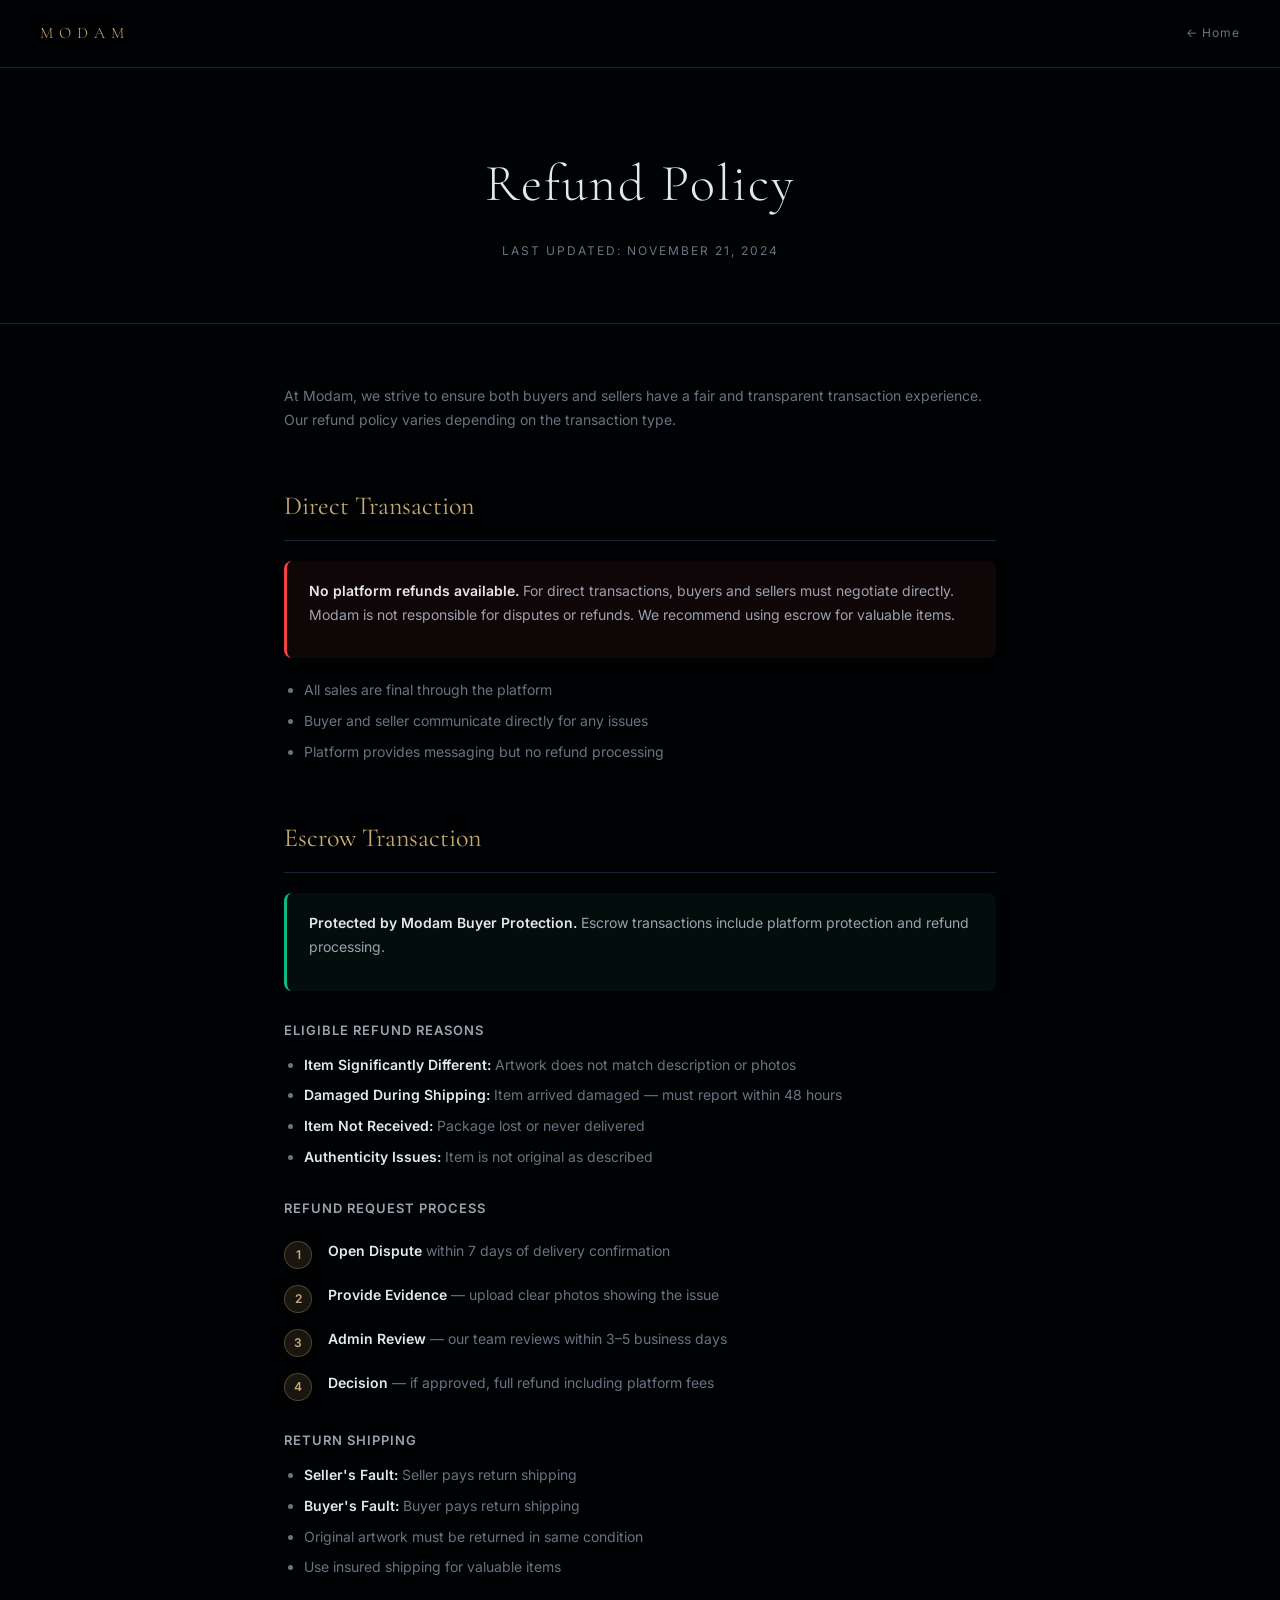
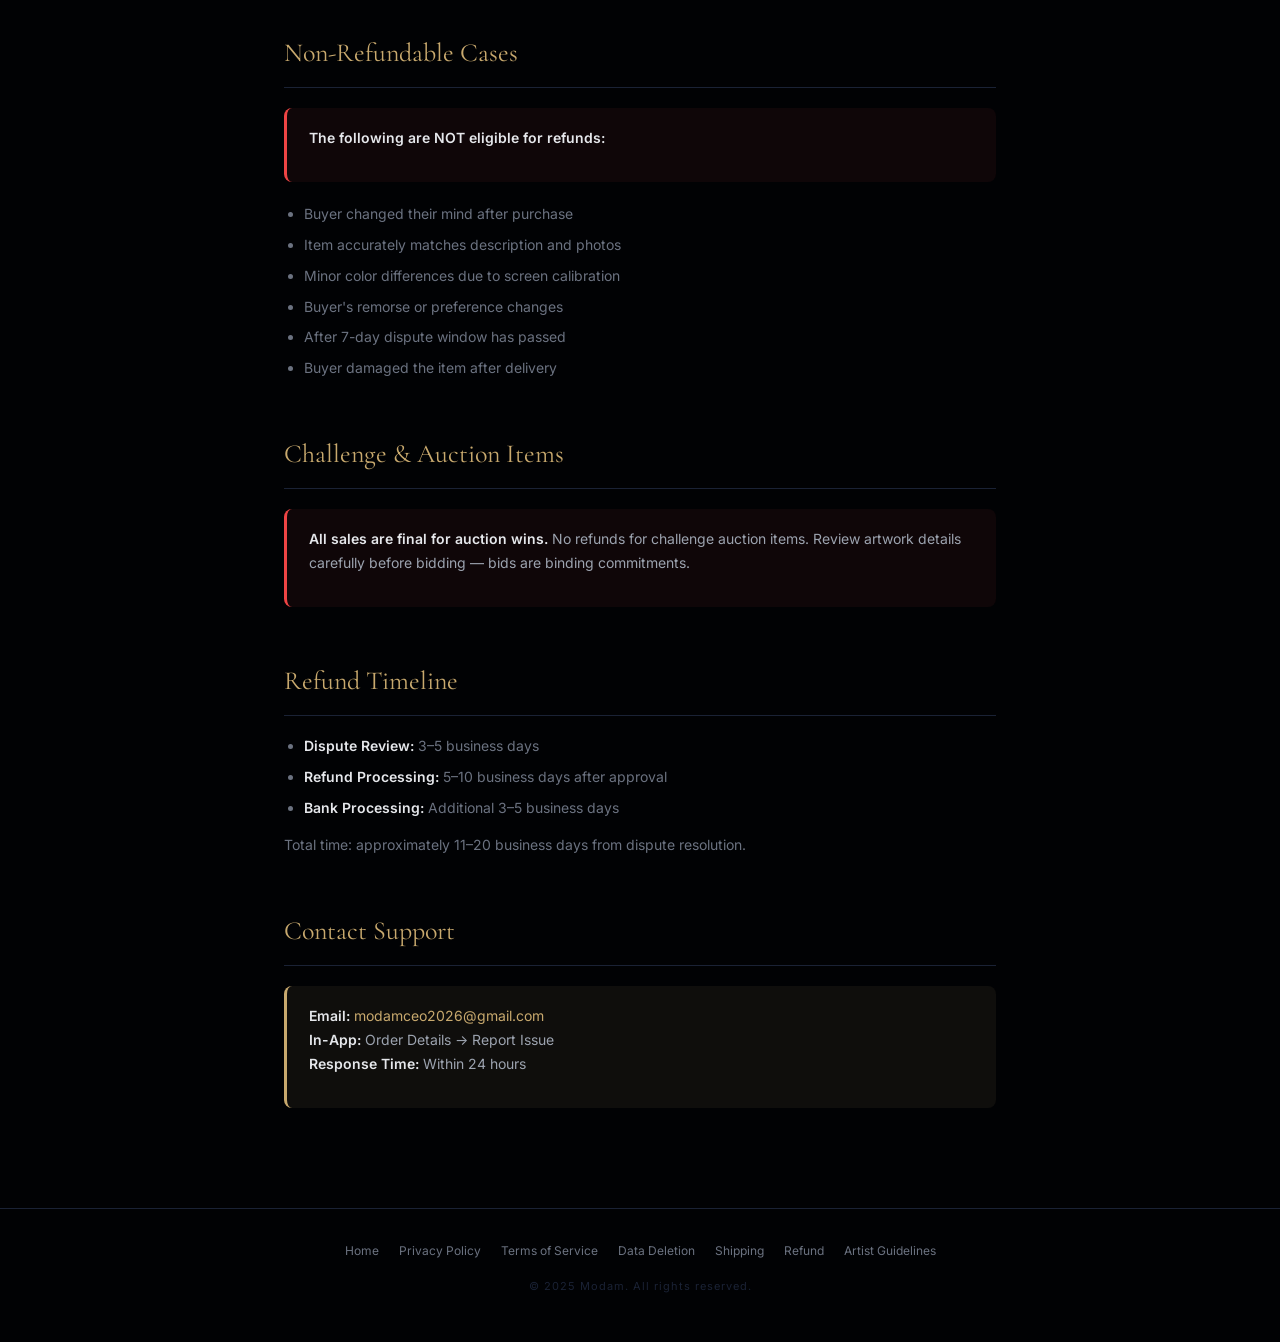
<file: docs/refund-policy.html>
<!DOCTYPE html>
<html lang="en">
<head>
  <meta charset="UTF-8" /><meta name="viewport" content="width=device-width, initial-scale=1.0" />
  <title>Refund Policy — Modam</title>
  <link rel="preconnect" href="https://fonts.googleapis.com" />
  <link href="https://fonts.googleapis.com/css2?family=Cormorant+Garamond:wght@300;400;600&family=Inter:wght@300;400;500;600&display=swap" rel="stylesheet" />
  <style>
    :root{--gold:#C8A96E;--bg:#010204;--card:#0B0F1A;--border:#1A2235;--text:#E5E7EB;--muted:#6B7280;--muted2:#9CA3AF;}
    *{box-sizing:border-box;margin:0;padding:0;}
    body{background:var(--bg);color:var(--text);font-family:'Inter',sans-serif;line-height:1.7;}
    nav{padding:20px 40px;display:flex;align-items:center;justify-content:space-between;border-bottom:1px solid var(--border);position:sticky;top:0;background:rgba(1,2,4,.92);backdrop-filter:blur(12px);z-index:10;}
    .logo-text{font-family:'Cormorant Garamond',serif;font-size:16px;font-weight:300;letter-spacing:6px;color:var(--gold);text-transform:uppercase;text-decoration:none;}
    .nav-back{font-size:12px;color:var(--muted);text-decoration:none;letter-spacing:1px;transition:color .2s;}
    .nav-back:hover{color:var(--gold);}
    .hero{padding:72px 24px 48px;text-align:center;border-bottom:1px solid var(--border);}
    .hero h1{font-family:'Cormorant Garamond',serif;font-size:clamp(32px,6vw,52px);font-weight:300;letter-spacing:2px;margin-bottom:12px;}
    .hero .updated{font-size:12px;color:var(--muted);letter-spacing:2px;text-transform:uppercase;}
    .content{max-width:760px;margin:0 auto;padding:60px 24px 80px;}
    h2{font-family:'Cormorant Garamond',serif;font-size:26px;font-weight:400;color:var(--gold);margin:52px 0 18px;padding-bottom:12px;border-bottom:1px solid var(--border);}
    h3{font-size:13px;font-weight:600;color:var(--muted2);letter-spacing:1px;text-transform:uppercase;margin:28px 0 12px;}
    p{font-size:14px;color:var(--muted);margin-bottom:14px;}
    ul,ol{margin-left:20px;margin-bottom:14px;}
    li{font-size:14px;color:var(--muted);margin-bottom:7px;}
    strong{color:var(--text);font-weight:600;}
    a{color:var(--gold);text-decoration:none;}
    a:hover{text-decoration:underline;}
    .box{padding:18px 22px;border-radius:8px;margin:20px 0;border-left:3px solid;}
    .box-info{background:rgba(200,169,110,.07);border-color:var(--gold);}
    .box-warn{background:rgba(239,68,68,.06);border-color:#EF4444;}
    .box-success{background:rgba(16,185,129,.06);border-color:#10B981;}
    .box p,.box li{color:var(--muted2);}
    .steps{margin:20px 0;}
    .step{display:flex;gap:16px;margin:14px 0;align-items:flex-start;}
    .step-num{flex-shrink:0;width:28px;height:28px;border-radius:50%;background:rgba(200,169,110,.12);border:1px solid rgba(200,169,110,.3);display:flex;align-items:center;justify-content:center;font-size:12px;color:var(--gold);font-weight:600;margin-top:2px;}
    .step-body{font-size:14px;color:var(--muted);}
    footer{border-top:1px solid var(--border);padding:32px 24px;text-align:center;}
    .footer-links{display:flex;justify-content:center;flex-wrap:wrap;gap:8px 20px;margin-bottom:16px;}
    .footer-links a{font-size:12px;color:var(--muted);text-decoration:none;transition:color .2s;}
    .footer-links a:hover{color:var(--gold);}
    .footer-copy{font-size:11px;color:var(--border);letter-spacing:1px;}
    @media(max-width:600px){nav{padding:16px 20px;}.content{padding:40px 16px 60px;}}
  </style>
</head>
<body>
<nav>
  <a class="logo-text" href="../index.html">Modam</a>
  <a class="nav-back" href="../index.html">← Home</a>
</nav>

<div class="hero">
  <h1>Refund Policy</h1>
  <p class="updated">Last updated: November 21, 2024</p>
</div>

<div class="content">
  <p>At Modam, we strive to ensure both buyers and sellers have a fair and transparent transaction experience. Our refund policy varies depending on the transaction type.</p>

  <h2>Direct Transaction</h2>
  <div class="box box-warn">
    <p><strong>No platform refunds available.</strong> For direct transactions, buyers and sellers must negotiate directly. Modam is not responsible for disputes or refunds. We recommend using escrow for valuable items.</p>
  </div>
  <ul>
    <li>All sales are final through the platform</li>
    <li>Buyer and seller communicate directly for any issues</li>
    <li>Platform provides messaging but no refund processing</li>
  </ul>

  <h2>Escrow Transaction</h2>
  <div class="box box-success">
    <p><strong>Protected by Modam Buyer Protection.</strong> Escrow transactions include platform protection and refund processing.</p>
  </div>

  <h3>Eligible Refund Reasons</h3>
  <ul>
    <li><strong>Item Significantly Different:</strong> Artwork does not match description or photos</li>
    <li><strong>Damaged During Shipping:</strong> Item arrived damaged — must report within 48 hours</li>
    <li><strong>Item Not Received:</strong> Package lost or never delivered</li>
    <li><strong>Authenticity Issues:</strong> Item is not original as described</li>
  </ul>

  <h3>Refund Request Process</h3>
  <div class="steps">
    <div class="step"><div class="step-num">1</div><div class="step-body"><strong>Open Dispute</strong> within 7 days of delivery confirmation</div></div>
    <div class="step"><div class="step-num">2</div><div class="step-body"><strong>Provide Evidence</strong> — upload clear photos showing the issue</div></div>
    <div class="step"><div class="step-num">3</div><div class="step-body"><strong>Admin Review</strong> — our team reviews within 3–5 business days</div></div>
    <div class="step"><div class="step-num">4</div><div class="step-body"><strong>Decision</strong> — if approved, full refund including platform fees</div></div>
  </div>

  <h3>Return Shipping</h3>
  <ul>
    <li><strong>Seller's Fault:</strong> Seller pays return shipping</li>
    <li><strong>Buyer's Fault:</strong> Buyer pays return shipping</li>
    <li>Original artwork must be returned in same condition</li>
    <li>Use insured shipping for valuable items</li>
  </ul>

  <h2>Non-Refundable Cases</h2>
  <div class="box box-warn">
    <p><strong>The following are NOT eligible for refunds:</strong></p>
  </div>
  <ul>
    <li>Buyer changed their mind after purchase</li>
    <li>Item accurately matches description and photos</li>
    <li>Minor color differences due to screen calibration</li>
    <li>Buyer's remorse or preference changes</li>
    <li>After 7-day dispute window has passed</li>
    <li>Buyer damaged the item after delivery</li>
  </ul>

  <h2>Challenge & Auction Items</h2>
  <div class="box box-warn">
    <p><strong>All sales are final for auction wins.</strong> No refunds for challenge auction items. Review artwork details carefully before bidding — bids are binding commitments.</p>
  </div>

  <h2>Refund Timeline</h2>
  <ul>
    <li><strong>Dispute Review:</strong> 3–5 business days</li>
    <li><strong>Refund Processing:</strong> 5–10 business days after approval</li>
    <li><strong>Bank Processing:</strong> Additional 3–5 business days</li>
  </ul>
  <p>Total time: approximately 11–20 business days from dispute resolution.</p>

  <h2>Contact Support</h2>
  <div class="box box-info">
    <p><strong>Email:</strong> <a href="mailto:modamceo2026@gmail.com">modamceo2026@gmail.com</a><br/>
    <strong>In-App:</strong> Order Details → Report Issue<br/>
    <strong>Response Time:</strong> Within 24 hours</p>
  </div>
</div>

<footer>
  <div class="footer-links">
    <a href="../index.html">Home</a>
    <a href="../privacy-policy.html">Privacy Policy</a>
    <a href="../terms-of-service.html">Terms of Service</a>
    <a href="../data-deletion.html">Data Deletion</a>
    <a href="shipping-policy.html">Shipping</a>
    <a href="refund-policy.html">Refund</a>
    <a href="artist-guidelines.html">Artist Guidelines</a>
  </div>
  <p class="footer-copy">© 2025 Modam. All rights reserved.</p>
</footer>
</body>
</html>
</file>
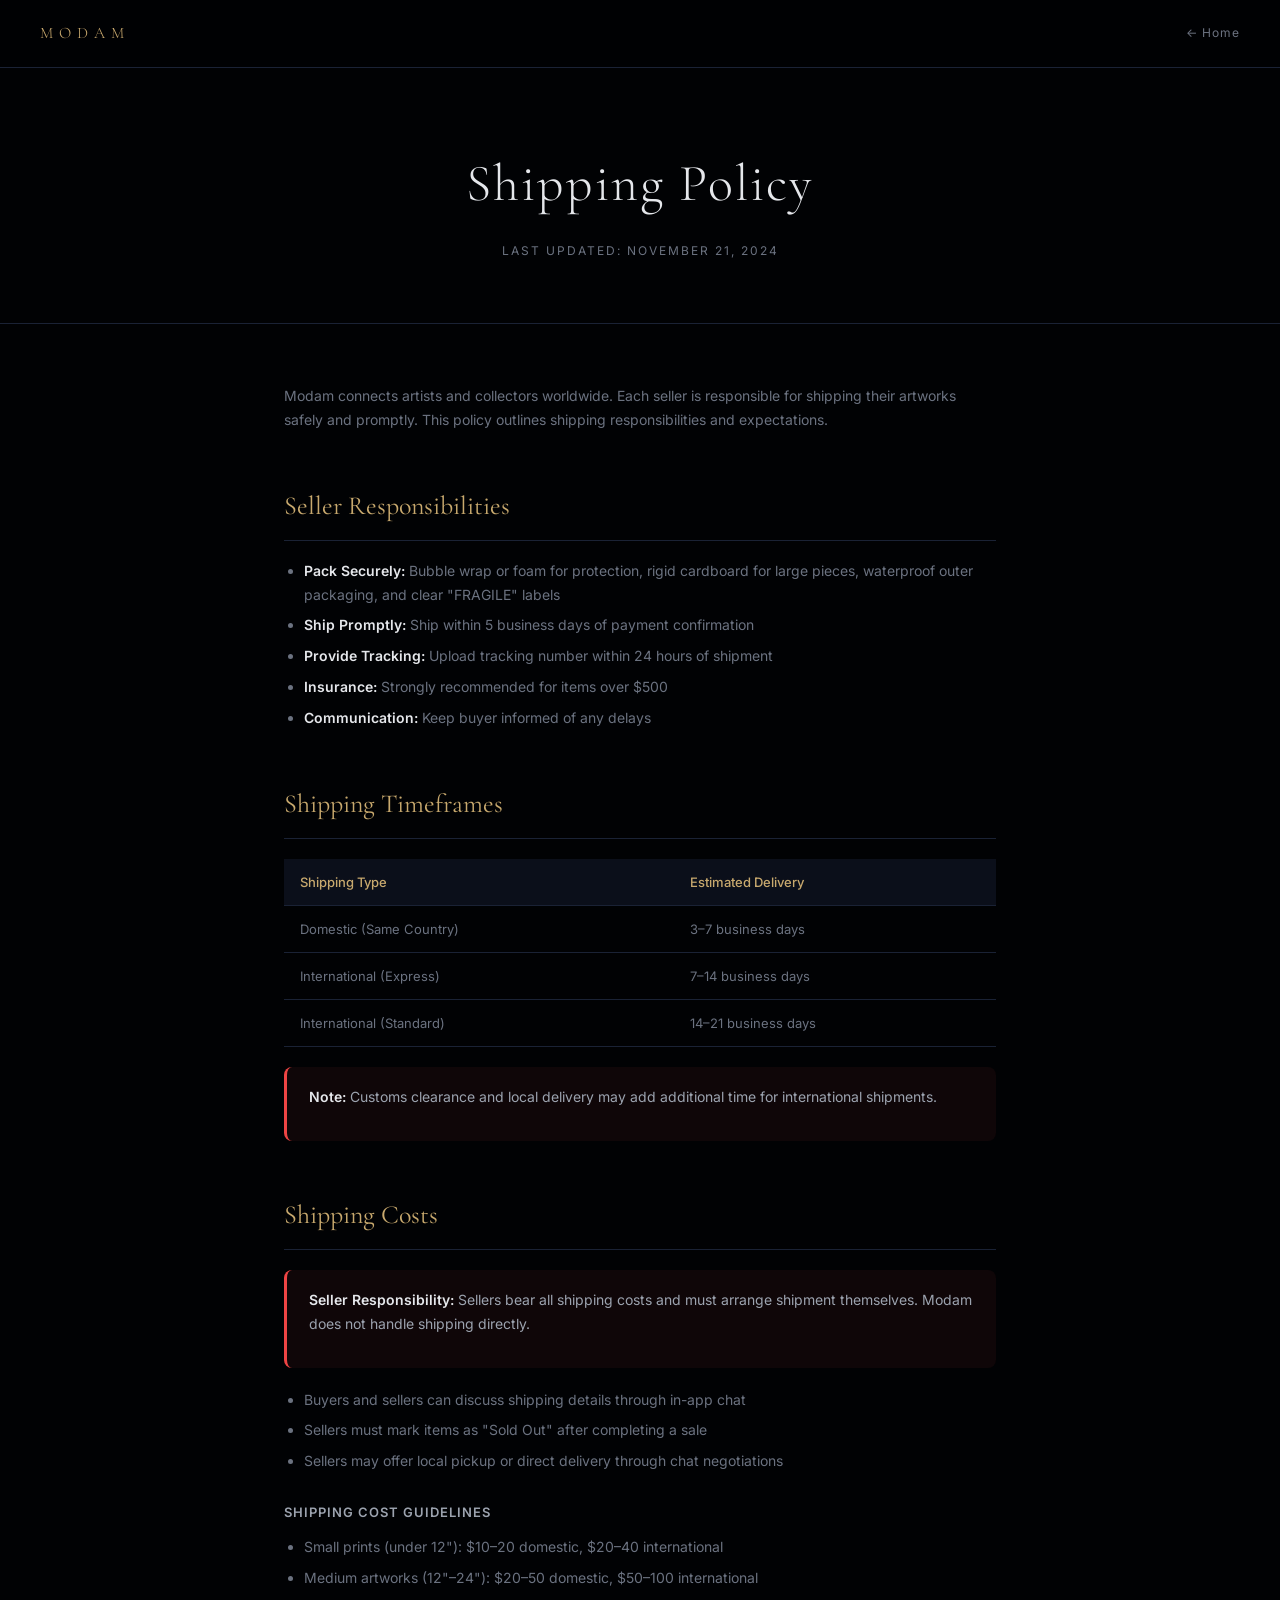
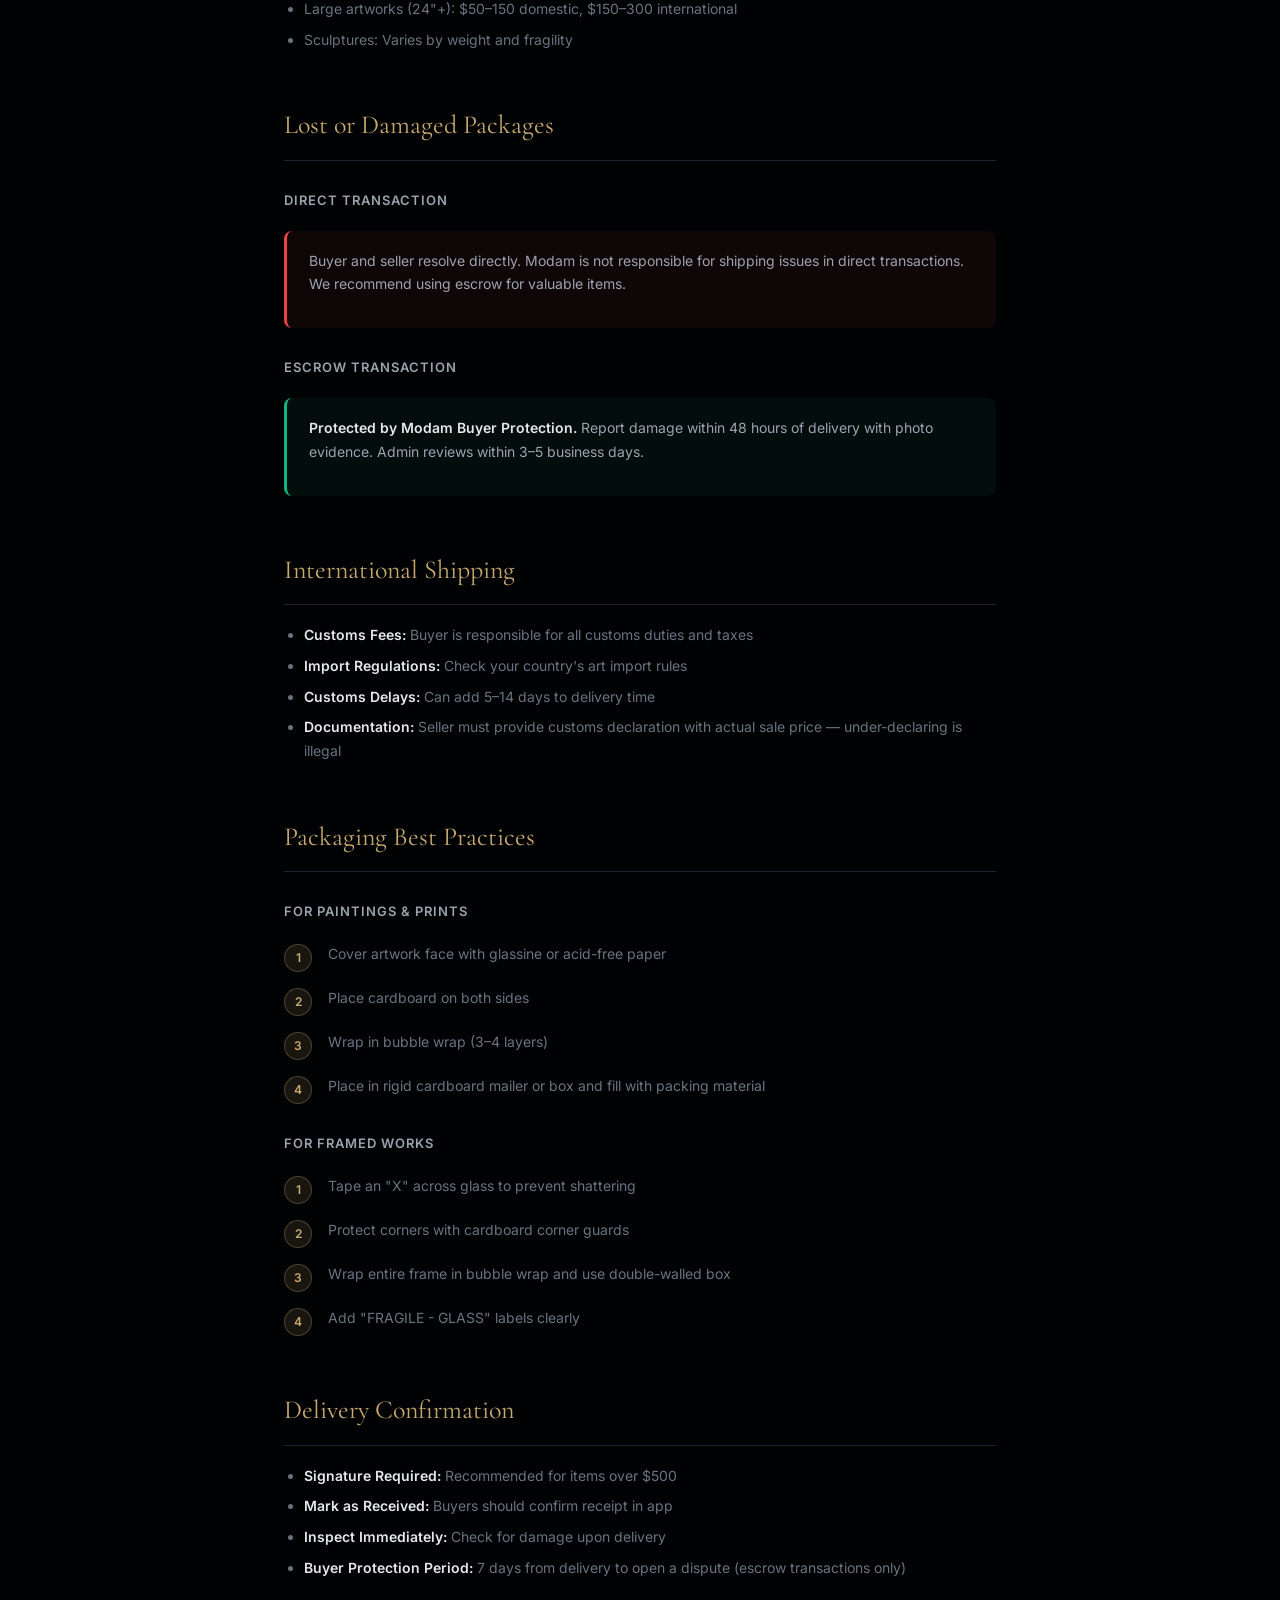
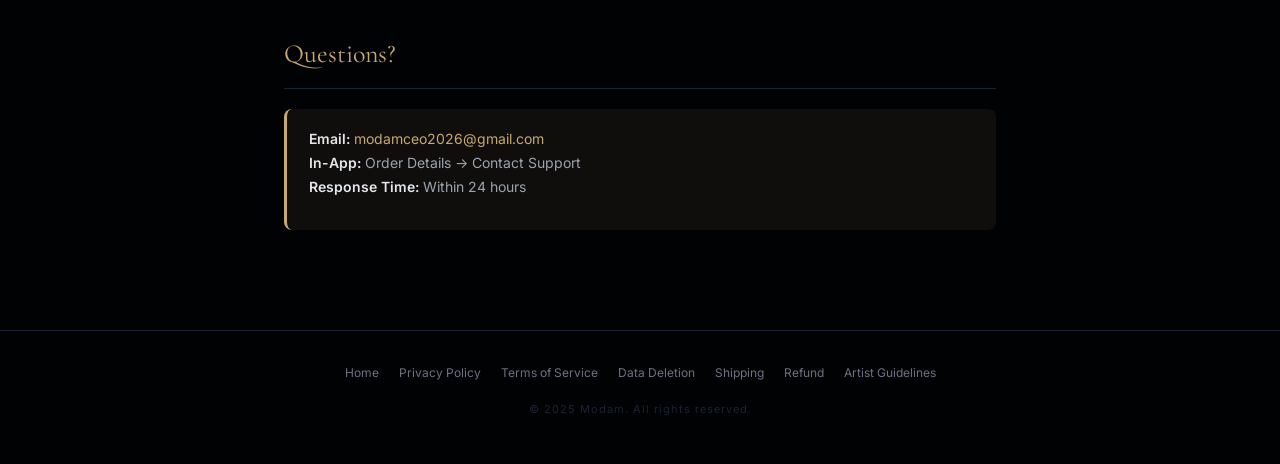
<file: docs/shipping-policy.html>
<!DOCTYPE html>
<html lang="en">
<head>
  <meta charset="UTF-8" /><meta name="viewport" content="width=device-width, initial-scale=1.0" />
  <title>Shipping Policy — Modam</title>
  <link rel="preconnect" href="https://fonts.googleapis.com" />
  <link href="https://fonts.googleapis.com/css2?family=Cormorant+Garamond:wght@300;400;600&family=Inter:wght@300;400;500;600&display=swap" rel="stylesheet" />
  <style>
    :root{--gold:#C8A96E;--bg:#010204;--card:#0B0F1A;--border:#1A2235;--text:#E5E7EB;--muted:#6B7280;--muted2:#9CA3AF;}
    *{box-sizing:border-box;margin:0;padding:0;}
    body{background:var(--bg);color:var(--text);font-family:'Inter',sans-serif;line-height:1.7;}
    nav{padding:20px 40px;display:flex;align-items:center;justify-content:space-between;border-bottom:1px solid var(--border);position:sticky;top:0;background:rgba(1,2,4,.92);backdrop-filter:blur(12px);z-index:10;}
    .logo-text{font-family:'Cormorant Garamond',serif;font-size:16px;font-weight:300;letter-spacing:6px;color:var(--gold);text-transform:uppercase;text-decoration:none;}
    .nav-back{font-size:12px;color:var(--muted);text-decoration:none;letter-spacing:1px;transition:color .2s;}
    .nav-back:hover{color:var(--gold);}
    .hero{padding:72px 24px 48px;text-align:center;border-bottom:1px solid var(--border);}
    .hero h1{font-family:'Cormorant Garamond',serif;font-size:clamp(32px,6vw,52px);font-weight:300;letter-spacing:2px;margin-bottom:12px;}
    .hero .updated{font-size:12px;color:var(--muted);letter-spacing:2px;text-transform:uppercase;}
    .content{max-width:760px;margin:0 auto;padding:60px 24px 80px;}
    h2{font-family:'Cormorant Garamond',serif;font-size:26px;font-weight:400;color:var(--gold);margin:52px 0 18px;padding-bottom:12px;border-bottom:1px solid var(--border);}
    h3{font-size:13px;font-weight:600;color:var(--muted2);letter-spacing:1px;text-transform:uppercase;margin:28px 0 12px;}
    p{font-size:14px;color:var(--muted);margin-bottom:14px;}
    ul,ol{margin-left:20px;margin-bottom:14px;}
    li{font-size:14px;color:var(--muted);margin-bottom:7px;}
    strong{color:var(--text);font-weight:600;}
    a{color:var(--gold);text-decoration:none;}
    a:hover{text-decoration:underline;}
    .box{padding:18px 22px;border-radius:8px;margin:20px 0;border-left:3px solid;}
    .box-info{background:rgba(200,169,110,.07);border-color:var(--gold);}
    .box-warn{background:rgba(239,68,68,.06);border-color:#EF4444;}
    .box-success{background:rgba(16,185,129,.06);border-color:#10B981;}
    .box p,.box li{color:var(--muted2);}
    table{width:100%;border-collapse:collapse;margin:20px 0;font-size:13px;}
    th{background:var(--card);color:var(--gold);font-weight:500;padding:12px 16px;text-align:left;border-bottom:1px solid var(--border);}
    td{padding:12px 16px;border-bottom:1px solid var(--border);color:var(--muted);}
    .steps{margin:20px 0;}
    .step{display:flex;gap:16px;margin:14px 0;align-items:flex-start;}
    .step-num{flex-shrink:0;width:28px;height:28px;border-radius:50%;background:rgba(200,169,110,.12);border:1px solid rgba(200,169,110,.3);display:flex;align-items:center;justify-content:center;font-size:12px;color:var(--gold);font-weight:600;margin-top:2px;}
    .step-body{font-size:14px;color:var(--muted);}
    footer{border-top:1px solid var(--border);padding:32px 24px;text-align:center;}
    .footer-links{display:flex;justify-content:center;flex-wrap:wrap;gap:8px 20px;margin-bottom:16px;}
    .footer-links a{font-size:12px;color:var(--muted);text-decoration:none;transition:color .2s;}
    .footer-links a:hover{color:var(--gold);}
    .footer-copy{font-size:11px;color:var(--border);letter-spacing:1px;}
    @media(max-width:600px){nav{padding:16px 20px;}.content{padding:40px 16px 60px;}}
  </style>
</head>
<body>
<nav>
  <a class="logo-text" href="../index.html">Modam</a>
  <a class="nav-back" href="../index.html">← Home</a>
</nav>

<div class="hero">
  <h1>Shipping Policy</h1>
  <p class="updated">Last updated: November 21, 2024</p>
</div>

<div class="content">
  <p>Modam connects artists and collectors worldwide. Each seller is responsible for shipping their artworks safely and promptly. This policy outlines shipping responsibilities and expectations.</p>

  <h2>Seller Responsibilities</h2>
  <ul>
    <li><strong>Pack Securely:</strong> Bubble wrap or foam for protection, rigid cardboard for large pieces, waterproof outer packaging, and clear "FRAGILE" labels</li>
    <li><strong>Ship Promptly:</strong> Ship within 5 business days of payment confirmation</li>
    <li><strong>Provide Tracking:</strong> Upload tracking number within 24 hours of shipment</li>
    <li><strong>Insurance:</strong> Strongly recommended for items over $500</li>
    <li><strong>Communication:</strong> Keep buyer informed of any delays</li>
  </ul>

  <h2>Shipping Timeframes</h2>
  <table>
    <thead><tr><th>Shipping Type</th><th>Estimated Delivery</th></tr></thead>
    <tbody>
      <tr><td>Domestic (Same Country)</td><td>3–7 business days</td></tr>
      <tr><td>International (Express)</td><td>7–14 business days</td></tr>
      <tr><td>International (Standard)</td><td>14–21 business days</td></tr>
    </tbody>
  </table>
  <div class="box box-warn">
    <p><strong>Note:</strong> Customs clearance and local delivery may add additional time for international shipments.</p>
  </div>

  <h2>Shipping Costs</h2>
  <div class="box box-warn">
    <p><strong>Seller Responsibility:</strong> Sellers bear all shipping costs and must arrange shipment themselves. Modam does not handle shipping directly.</p>
  </div>
  <ul>
    <li>Buyers and sellers can discuss shipping details through in-app chat</li>
    <li>Sellers must mark items as "Sold Out" after completing a sale</li>
    <li>Sellers may offer local pickup or direct delivery through chat negotiations</li>
  </ul>
  <h3>Shipping Cost Guidelines</h3>
  <ul>
    <li>Small prints (under 12"): $10–20 domestic, $20–40 international</li>
    <li>Medium artworks (12"–24"): $20–50 domestic, $50–100 international</li>
    <li>Large artworks (24"+): $50–150 domestic, $150–300 international</li>
    <li>Sculptures: Varies by weight and fragility</li>
  </ul>

  <h2>Lost or Damaged Packages</h2>
  <h3>Direct Transaction</h3>
  <div class="box box-warn">
    <p>Buyer and seller resolve directly. Modam is not responsible for shipping issues in direct transactions. We recommend using escrow for valuable items.</p>
  </div>
  <h3>Escrow Transaction</h3>
  <div class="box box-success">
    <p><strong>Protected by Modam Buyer Protection.</strong> Report damage within 48 hours of delivery with photo evidence. Admin reviews within 3–5 business days.</p>
  </div>

  <h2>International Shipping</h2>
  <ul>
    <li><strong>Customs Fees:</strong> Buyer is responsible for all customs duties and taxes</li>
    <li><strong>Import Regulations:</strong> Check your country's art import rules</li>
    <li><strong>Customs Delays:</strong> Can add 5–14 days to delivery time</li>
    <li><strong>Documentation:</strong> Seller must provide customs declaration with actual sale price — under-declaring is illegal</li>
  </ul>

  <h2>Packaging Best Practices</h2>
  <h3>For Paintings & Prints</h3>
  <div class="steps">
    <div class="step"><div class="step-num">1</div><div class="step-body">Cover artwork face with glassine or acid-free paper</div></div>
    <div class="step"><div class="step-num">2</div><div class="step-body">Place cardboard on both sides</div></div>
    <div class="step"><div class="step-num">3</div><div class="step-body">Wrap in bubble wrap (3–4 layers)</div></div>
    <div class="step"><div class="step-num">4</div><div class="step-body">Place in rigid cardboard mailer or box and fill with packing material</div></div>
  </div>
  <h3>For Framed Works</h3>
  <div class="steps">
    <div class="step"><div class="step-num">1</div><div class="step-body">Tape an "X" across glass to prevent shattering</div></div>
    <div class="step"><div class="step-num">2</div><div class="step-body">Protect corners with cardboard corner guards</div></div>
    <div class="step"><div class="step-num">3</div><div class="step-body">Wrap entire frame in bubble wrap and use double-walled box</div></div>
    <div class="step"><div class="step-num">4</div><div class="step-body">Add "FRAGILE - GLASS" labels clearly</div></div>
  </div>

  <h2>Delivery Confirmation</h2>
  <ul>
    <li><strong>Signature Required:</strong> Recommended for items over $500</li>
    <li><strong>Mark as Received:</strong> Buyers should confirm receipt in app</li>
    <li><strong>Inspect Immediately:</strong> Check for damage upon delivery</li>
    <li><strong>Buyer Protection Period:</strong> 7 days from delivery to open a dispute (escrow transactions only)</li>
  </ul>

  <h2>Questions?</h2>
  <div class="box box-info">
    <p><strong>Email:</strong> <a href="mailto:modamceo2026@gmail.com">modamceo2026@gmail.com</a><br/>
    <strong>In-App:</strong> Order Details → Contact Support<br/>
    <strong>Response Time:</strong> Within 24 hours</p>
  </div>
</div>

<footer>
  <div class="footer-links">
    <a href="../index.html">Home</a>
    <a href="../privacy-policy.html">Privacy Policy</a>
    <a href="../terms-of-service.html">Terms of Service</a>
    <a href="../data-deletion.html">Data Deletion</a>
    <a href="shipping-policy.html">Shipping</a>
    <a href="refund-policy.html">Refund</a>
    <a href="artist-guidelines.html">Artist Guidelines</a>
  </div>
  <p class="footer-copy">© 2025 Modam. All rights reserved.</p>
</footer>
</body>
</html>
</file>
<file: modam-docs.css>
/**
 * Modam docs — shared editorial / luxury theme (Italiana + Newsreader).
 * Linked from index, legal pages, about-modam.
 */
:root {
  --ink: #0a0908;
  --ink-soft: #141210;
  --ink-elevated: #1a1714;
  --parchment: #f2ede3;
  --parchment-dim: #c9c2b4;
  --champagne: #b69a5c;
  --champagne-muted: rgba(182, 154, 92, 0.55);
  --champagne-deep: #7d6840;
  --mist: rgba(242, 237, 227, 0.52);
  --mist2: rgba(242, 237, 227, 0.32);
  --rule: rgba(182, 154, 92, 0.14);
  --rule-strong: rgba(182, 154, 92, 0.22);
  --panel: rgba(255, 252, 245, 0.035);
  --panel-edge: rgba(255, 252, 245, 0.06);
}

*,
*::before,
*::after {
  box-sizing: border-box;
  margin: 0;
  padding: 0;
}

html {
  scroll-behavior: smooth;
}

body {
  background: var(--ink);
  color: var(--parchment);
  font-family: "Newsreader", Georgia, serif;
  font-size: clamp(16px, 1.9vw, 18px);
  font-weight: 300;
  line-height: 1.78;
  letter-spacing: 0.02em;
  min-height: 100vh;
}

body::before {
  content: "";
  position: fixed;
  inset: 0;
  pointer-events: none;
  opacity: 0.028;
  background-image: url("data:image/svg+xml,%3Csvg viewBox='0 0 256 256' xmlns='http://www.w3.org/2000/svg'%3E%3Cfilter id='n'%3E%3CfeTurbulence type='fractalNoise' baseFrequency='0.85' numOctaves='4' stitchTiles='stitch'/%3E%3C/filter%3E%3Crect width='100%25' height='100%25' filter='url(%23n)'/%3E%3C/svg%3E");
  z-index: 1000;
}

body::after {
  content: "";
  position: fixed;
  inset: 0;
  pointer-events: none;
  background: radial-gradient(ellipse 90% 50% at 50% -5%, rgba(182, 154, 92, 0.045), transparent 52%),
    radial-gradient(ellipse 100% 65% at 50% 105%, rgba(0, 0, 0, 0.42), transparent 48%);
  z-index: 999;
}

.wrap {
  position: relative;
  z-index: 1;
  min-height: 100vh;
  display: flex;
  flex-direction: column;
}

/* ——— Nav ——— */
.doc-nav {
  display: flex;
  align-items: center;
  justify-content: space-between;
  padding: 24px clamp(22px, 5vw, 56px);
  border-bottom: 1px solid var(--rule);
  position: sticky;
  top: 0;
  background: rgba(10, 9, 8, 0.82);
  backdrop-filter: blur(16px) saturate(1.1);
  -webkit-backdrop-filter: blur(16px) saturate(1.1);
  z-index: 50;
}

.nav-mark,
.logo-text {
  font-family: "Italiana", serif;
  font-size: clamp(18px, 2.4vw, 24px);
  letter-spacing: 0.32em;
  text-transform: uppercase;
  color: var(--champagne);
  text-decoration: none;
  font-weight: 400;
}

.nav-links {
  display: flex;
  align-items: center;
  gap: clamp(1rem, 3vw, 1.75rem);
}

.nav-story,
.nav-back {
  font-family: "Newsreader", Georgia, serif;
  font-size: 12px;
  font-weight: 300;
  font-style: italic;
  letter-spacing: 0.04em;
  text-transform: none;
  color: var(--mist);
  text-decoration: none;
  transition: color 0.35s ease;
}

.nav-story:hover,
.nav-back:hover {
  color: var(--champagne);
}

/* ——— Legal / doc hero (editorial, aligned with About) ——— */
.hero--doc {
  padding: clamp(72px, 14vh, 120px) clamp(24px, 6vw, 48px) clamp(56px, 9vh, 88px);
  text-align: center;
  border-bottom: 1px solid var(--rule);
  position: relative;
}

.hero--doc h1 {
  font-family: "Italiana", serif;
  font-size: clamp(2.35rem, 6.5vw, 3.35rem);
  font-weight: 400;
  letter-spacing: 0.14em;
  color: var(--parchment);
  margin-bottom: 1.35rem;
  line-height: 1.12;
  font-weight: 400;
}

.hero--doc h1::after {
  content: "";
  display: block;
  width: 36px;
  height: 1px;
  margin: 1.35rem auto 0;
  background: linear-gradient(90deg, transparent, var(--champagne-muted), transparent);
}

.hero--doc .updated {
  font-family: "Newsreader", Georgia, serif;
  font-size: 13px;
  font-weight: 300;
  font-style: italic;
  letter-spacing: 0.02em;
  text-transform: none;
  color: var(--mist);
}

/* ——— Prose ——— */
.content {
  flex: 1;
  max-width: 38rem;
  margin: 0 auto;
  padding: clamp(56px, 10vw, 88px) clamp(22px, 5vw, 32px) clamp(88px, 14vh, 120px);
}

.content > p:first-of-type {
  font-size: 1.125rem;
  line-height: 1.82;
  color: var(--parchment);
  opacity: 0.88;
  margin-bottom: 1.35rem;
}

.content h2 {
  font-family: "Italiana", serif;
  font-size: clamp(1.5rem, 3.2vw, 1.85rem);
  font-weight: 400;
  letter-spacing: 0.06em;
  color: var(--parchment);
  margin: 3.25rem 0 1.1rem;
  padding-top: 2.5rem;
  border-top: 1px solid var(--rule);
  border-bottom: none;
  line-height: 1.2;
}

.content h2:first-of-type {
  margin-top: 0;
  padding-top: 0;
  border-top: none;
}

.content h3 {
  font-family: "Newsreader", Georgia, serif;
  font-size: 1rem;
  font-weight: 400;
  font-style: italic;
  letter-spacing: 0.02em;
  text-transform: none;
  color: var(--mist);
  margin: 2rem 0 0.5rem;
}

.content p {
  color: var(--parchment-dim);
  margin-bottom: 1.05rem;
  max-width: 36rem;
}

.content ul,
.content ol {
  margin: 0 0 1.25rem 0;
  padding-left: 0;
  list-style: none;
}

.content ul li,
.content ol li {
  position: relative;
  padding-left: 1.15rem;
  color: var(--parchment-dim);
  margin-bottom: 0.55rem;
}

.content ul li::before {
  content: "";
  position: absolute;
  left: 0;
  top: 0.65em;
  width: 4px;
  height: 1px;
  background: var(--champagne-muted);
}

.content ol {
  counter-reset: docli;
  list-style: none;
}

.content ol li {
  counter-increment: docli;
  padding-left: 1.5rem;
}

.content ol li::before {
  content: counter(docli) ".";
  position: absolute;
  left: 0;
  font-family: "Italiana", serif;
  font-size: 0.85em;
  color: var(--champagne-muted);
}

.content strong {
  color: var(--parchment);
  font-weight: 500;
}

.content a {
  color: var(--parchment-dim);
  text-decoration: none;
  border-bottom: 1px solid var(--champagne-muted);
  transition: color 0.3s ease, border-color 0.3s ease;
}

.content a:hover {
  color: var(--parchment);
  border-bottom-color: var(--champagne);
}

/* ——— Callouts (quiet panels — no loud accent bars) ——— */
.box {
  padding: 1.35rem 1.5rem 1.4rem;
  margin: 1.75rem 0;
  background: var(--panel);
  border: 1px solid var(--panel-edge);
  border-radius: 0;
  border-top: 1px solid var(--rule-strong);
}

.box-info {
  border-top-color: rgba(182, 154, 92, 0.28);
}

.box-warn {
  background: rgba(255, 248, 245, 0.025);
  border-top-color: rgba(180, 120, 100, 0.25);
}

.box-success {
  background: rgba(248, 255, 252, 0.02);
  border-top-color: rgba(130, 150, 130, 0.22);
}

.box p,
.box li {
  color: var(--mist);
  font-size: 0.98rem;
  line-height: 1.72;
}

.box ul,
.box ol {
  margin-bottom: 0;
}

.box ul li::before {
  background: var(--mist2);
}

.box strong {
  color: var(--parchment);
}

/* ——— Steps ——— */
.steps {
  counter-reset: step;
  margin: 1.25rem 0;
}

.step {
  display: flex;
  gap: 1rem;
  margin: 1rem 0;
  align-items: flex-start;
}

.step-num {
  flex-shrink: 0;
  min-width: 1.65em;
  font-family: "Italiana", serif;
  font-size: 1.05rem;
  line-height: 1.5;
  color: var(--champagne-muted);
  text-align: right;
  padding-top: 0.1em;
  margin-top: 0;
  border: none;
  background: none;
  border-radius: 0;
  height: auto;
  width: auto;
}

.step-body {
  font-size: 1rem;
  color: var(--parchment-dim);
  line-height: 1.75;
  padding-top: 0.05em;
}

/* ——— Tables ——— */
.content table {
  width: 100%;
  border-collapse: collapse;
  margin: 1.25rem 0;
  font-size: 0.92rem;
}

.content th {
  background: transparent;
  color: var(--mist);
  font-family: "Newsreader", Georgia, serif;
  font-weight: 400;
  font-style: italic;
  padding: 0.85rem 0.75rem 0.65rem 0;
  text-align: left;
  border-bottom: 1px solid var(--rule-strong);
  letter-spacing: 0.02em;
  font-size: 0.92rem;
  text-transform: none;
}

.content td {
  padding: 0.75rem 0.75rem 0.75rem 0;
  border-bottom: 1px solid var(--rule);
  color: var(--parchment-dim);
  font-size: 0.95rem;
}

.content tr:last-child td {
  border-bottom: none;
}

/* ——— Artist guidelines extras ——— */
.do-dont {
  display: grid;
  grid-template-columns: 1fr 1fr;
  gap: 12px;
  margin: 1rem 0;
}

@media (max-width: 640px) {
  .do-dont {
    grid-template-columns: 1fr;
  }
}

.do,
.dont {
  border-radius: 0;
  padding: 1.25rem 1.35rem;
  border: 1px solid var(--panel-edge);
  background: var(--panel);
}

.do {
  border-top: 1px solid rgba(130, 150, 130, 0.2);
}

.dont {
  border-top: 1px solid rgba(160, 120, 110, 0.22);
}

.do h4 {
  font-family: "Newsreader", Georgia, serif;
  font-size: 0.92rem;
  font-weight: 400;
  font-style: italic;
  letter-spacing: 0.03em;
  text-transform: none;
  color: var(--parchment-dim);
  margin-bottom: 0.75rem;
  opacity: 0.95;
}

.dont h4 {
  font-family: "Newsreader", Georgia, serif;
  font-size: 0.92rem;
  font-weight: 400;
  font-style: italic;
  letter-spacing: 0.03em;
  text-transform: none;
  color: var(--parchment-dim);
  margin-bottom: 0.75rem;
  opacity: 0.9;
}

.do li,
.dont li {
  font-size: 0.9rem;
}

.badge-row {
  display: flex;
  gap: 8px;
  flex-wrap: wrap;
  margin: 1rem 0;
}

.badge {
  padding: 5px 12px;
  border-radius: 0;
  font-family: "Newsreader", Georgia, serif;
  font-size: 11px;
  font-weight: 400;
  font-style: italic;
  letter-spacing: 0.04em;
  text-transform: none;
}

.badge-gold {
  background: transparent;
  color: var(--mist);
  border: 1px solid var(--rule);
}

.badge-green {
  background: transparent;
  color: var(--mist);
  border: 1px solid var(--rule);
}

.badge-red {
  background: transparent;
  color: var(--mist);
  border: 1px solid var(--rule);
}

/* ——— Home (index) ——— */
.home-main {
  flex: 1;
  display: flex;
  flex-direction: column;
  align-items: center;
  justify-content: center;
  padding: clamp(48px, 10vh, 100px) clamp(22px, 5vw, 40px);
  text-align: center;
}

.home-title {
  font-family: "Italiana", serif;
  font-size: clamp(3.5rem, 14vw, 7rem);
  font-weight: 400;
  letter-spacing: 0.22em;
  color: var(--parchment);
  line-height: 1.02;
  margin-bottom: 0.5rem;
}

.home-tagline {
  font-family: "Newsreader", Georgia, serif;
  font-size: 14px;
  font-weight: 300;
  font-style: italic;
  letter-spacing: 0.06em;
  text-transform: none;
  color: var(--mist);
  margin-bottom: 2rem;
}

.home-desc {
  max-width: 26rem;
  font-size: 1.05rem;
  color: var(--parchment-dim);
  line-height: 1.85;
  margin-bottom: 2.5rem;
}

.store-row {
  display: flex;
  flex-direction: column;
  gap: 12px;
  width: 100%;
  max-width: 300px;
  margin-bottom: 3rem;
}

.store-btn {
  display: flex;
  align-items: center;
  justify-content: center;
  gap: 10px;
  width: 100%;
  padding: 15px 26px;
  border-radius: 0;
  font-family: "Newsreader", Georgia, serif;
  font-size: 13px;
  font-weight: 300;
  font-style: italic;
  letter-spacing: 0.04em;
  text-transform: none;
  text-decoration: none;
  transition: background 0.3s ease, border-color 0.3s ease, color 0.3s ease, transform 0.2s ease;
}

.store-btn--primary {
  background: var(--champagne);
  color: var(--ink);
  border: 1px solid var(--champagne);
}

.store-btn--primary:hover {
  background: var(--parchment-dim);
  border-color: var(--parchment-dim);
  transform: translateY(-1px);
}

.store-btn--ghost {
  background: transparent;
  color: var(--parchment);
  border: 1px solid var(--rule);
}

.store-btn--ghost:hover {
  border-color: var(--champagne);
  color: var(--champagne);
}

.home-divider {
  width: 1px;
  height: 64px;
  background: linear-gradient(180deg, transparent, var(--rule), transparent);
  margin: 0 auto 3rem;
}

.home-features {
  display: grid;
  grid-template-columns: repeat(auto-fit, minmax(220px, 1fr));
  gap: clamp(2rem, 5vw, 3.5rem);
  max-width: 880px;
  width: 100%;
  margin: 0 auto;
  padding: 0 clamp(8px, 2vw, 16px);
}

.home-feature {
  background: transparent;
  padding: 0 0 2.25rem;
  text-align: center;
  border-bottom: 1px solid var(--rule);
}

.home-features .home-feature:last-child {
  border-bottom: none;
  padding-bottom: 0;
}

@media (min-width: 720px) {
  .home-features .home-feature {
    border-bottom: none;
    padding-bottom: 0;
    border-right: 1px solid var(--rule);
    padding-right: clamp(1.5rem, 4vw, 2.5rem);
    margin-right: clamp(1.5rem, 4vw, 2.5rem);
  }

  .home-features .home-feature:last-child {
    border-right: none;
    margin-right: 0;
    padding-right: 0;
  }
}

.home-feature h3 {
  font-family: "Italiana", serif;
  font-size: 1.05rem;
  letter-spacing: 0.18em;
  color: var(--parchment);
  margin-bottom: 0.85rem;
  font-weight: 400;
  opacity: 0.92;
}

.home-feature p {
  font-size: 0.95rem;
  color: var(--mist);
  line-height: 1.72;
  margin: 0;
  max-width: 22rem;
  margin-left: auto;
  margin-right: auto;
}

/* ——— Footer ——— */
.doc-footer {
  border-top: 1px solid var(--rule);
  padding: 2.25rem clamp(20px, 4vw, 40px);
  text-align: center;
  margin-top: auto;
}

.doc-footer .footer-links {
  display: flex;
  justify-content: center;
  flex-wrap: wrap;
  gap: 0.35rem 0.85rem;
  margin-bottom: 1.15rem;
  max-width: 52rem;
  margin-left: auto;
  margin-right: auto;
}

.doc-footer .footer-links a {
  font-family: "Newsreader", Georgia, serif;
  font-size: 12px;
  font-weight: 300;
  letter-spacing: 0.02em;
  text-transform: none;
  font-style: italic;
  color: var(--mist2);
  text-decoration: none;
  transition: color 0.3s ease;
}

.doc-footer .footer-links a:hover {
  color: var(--parchment-dim);
}

.doc-footer .footer-copy {
  font-family: "Newsreader", Georgia, serif;
  font-size: 11px;
  font-style: italic;
  letter-spacing: 0.04em;
  text-transform: none;
  color: rgba(242, 237, 227, 0.22);
}

@media (max-width: 600px) {
  .doc-nav {
    padding: 18px 16px;
  }

  .nav-links {
    flex-direction: column;
    align-items: flex-end;
    gap: 0.35rem;
  }

  .content {
    padding-left: 18px;
    padding-right: 18px;
  }
}

/* ——— About Modam page ——— */
.page-about .hero {
  min-height: 88vh;
  display: flex;
  flex-direction: column;
  justify-content: center;
  padding: clamp(48px, 12vh, 120px) clamp(24px, 6vw, 80px) clamp(64px, 10vh, 100px);
}

.page-about .hero-inner {
  max-width: 920px;
}

.page-about .hero-eyebrow {
  font-family: "Newsreader", Georgia, serif;
  font-size: 13px;
  font-weight: 300;
  font-style: italic;
  letter-spacing: 0.06em;
  text-transform: none;
  color: var(--mist);
  margin-bottom: 2.2rem;
  opacity: 0;
  animation: modam-rise 1.1s ease 0.15s forwards;
}

.page-about .hero .hero-title {
  font-family: "Italiana", serif;
  font-size: clamp(3.2rem, 11vw, 6.5rem);
  font-weight: 400;
  line-height: 1.02;
  letter-spacing: 0.06em;
  color: var(--parchment);
  margin-bottom: 2.5rem;
  opacity: 0;
  animation: modam-rise 1.15s ease 0.35s forwards;
}

.page-about .hero-lead {
  max-width: 34em;
  font-size: clamp(1.05rem, 2.1vw, 1.2rem);
  line-height: 1.85;
  color: var(--parchment-dim);
  font-weight: 300;
  opacity: 0;
  animation: modam-rise 1.2s ease 0.55s forwards;
}

.page-about .hero-rule {
  width: 48px;
  height: 1px;
  background: linear-gradient(90deg, var(--champagne), transparent);
  margin-top: 3rem;
  opacity: 0;
  animation: modam-rise 1s ease 0.85s forwards;
}

@keyframes modam-rise {
  from {
    opacity: 0;
    transform: translateY(18px);
  }
  to {
    opacity: 1;
    transform: translateY(0);
  }
}

.page-about section.story {
  padding: clamp(72px, 14vh, 140px) clamp(24px, 6vw, 80px);
  border-top: 1px solid var(--rule);
}

.page-about .story-grid {
  max-width: 1080px;
  margin: 0 auto;
  display: grid;
  gap: clamp(48px, 8vw, 100px);
}

@media (min-width: 880px) {
  .page-about .story-grid.two {
    grid-template-columns: minmax(0, 1fr) minmax(0, 1.15fr);
    align-items: start;
  }
}

.page-about .story-label {
  font-family: "Newsreader", Georgia, serif;
  font-size: 12px;
  font-weight: 300;
  font-style: italic;
  letter-spacing: 0.04em;
  text-transform: none;
  color: var(--mist);
  margin-bottom: 1.25rem;
}

.page-about .story-heading {
  font-family: "Italiana", serif;
  font-size: clamp(1.75rem, 3.5vw, 2.35rem);
  font-weight: 400;
  letter-spacing: 0.04em;
  line-height: 1.2;
  color: var(--parchment);
  margin-bottom: 1.5rem;
}

.page-about .story-body p {
  margin-bottom: 1.35em;
  color: var(--parchment-dim);
}

.page-about .story-body p strong {
  color: var(--parchment);
  font-weight: 500;
}

.page-about .etymology {
  padding: 2rem 0 0;
  border-left: 1px solid var(--rule);
  padding-left: clamp(1.5rem, 4vw, 2.5rem);
  margin-top: 0.5rem;
}

.page-about .etymology-ko {
  font-size: 0.95rem;
  color: var(--mist);
  font-style: italic;
  line-height: 1.65;
  margin-bottom: 1rem;
}

.page-about .etymology-en {
  font-size: 0.9rem;
  font-style: italic;
  letter-spacing: 0.02em;
  color: var(--mist);
  text-transform: none;
}

.page-about blockquote.pull {
  max-width: 720px;
  margin: clamp(64px, 12vh, 120px) auto;
  padding: clamp(2.5rem, 6vw, 4rem) clamp(1.5rem, 4vw, 2rem);
  text-align: center;
  position: relative;
}

.page-about blockquote.pull::before {
  content: "“";
  font-family: "Italiana", serif;
  font-size: clamp(4rem, 12vw, 7rem);
  line-height: 0.5;
  color: var(--champagne);
  opacity: 0.25;
  display: block;
  margin-bottom: 0.5rem;
}

.page-about blockquote.pull p {
  font-size: clamp(1.2rem, 2.8vw, 1.55rem);
  font-style: italic;
  font-weight: 300;
  line-height: 1.65;
  color: var(--parchment);
}

.page-about .closing {
  text-align: center;
  padding: clamp(80px, 16vh, 160px) clamp(24px, 6vw, 48px) clamp(100px, 18vh, 180px);
  border-top: 1px solid var(--rule);
}

.page-about .closing-mark {
  font-family: "Italiana", serif;
  font-size: clamp(2rem, 5vw, 3rem);
  letter-spacing: 0.28em;
  color: var(--champagne);
  margin-bottom: 1.5rem;
}

.page-about .closing > p {
  max-width: 28em;
  margin: 0 auto 2.5rem;
  color: var(--parchment-dim);
  font-size: 1.05rem;
}

.page-about .closing .store-row {
  margin-left: auto;
  margin-right: auto;
  margin-bottom: 2.75rem;
}

.page-about .closing-cta {
  display: inline-flex;
  align-items: center;
  gap: 0.75rem;
  padding: 1rem 2rem;
  border: 1px solid var(--rule);
  color: var(--parchment);
  text-decoration: none;
  font-family: "Newsreader", Georgia, serif;
  font-size: 13px;
  font-weight: 300;
  font-style: italic;
  letter-spacing: 0.04em;
  text-transform: none;
  transition: border-color 0.35s ease, color 0.35s ease, background 0.35s ease;
}

.page-about .closing-cta:hover {
  border-color: var(--champagne);
  color: var(--ink);
  background: var(--champagne);
}
</file>
